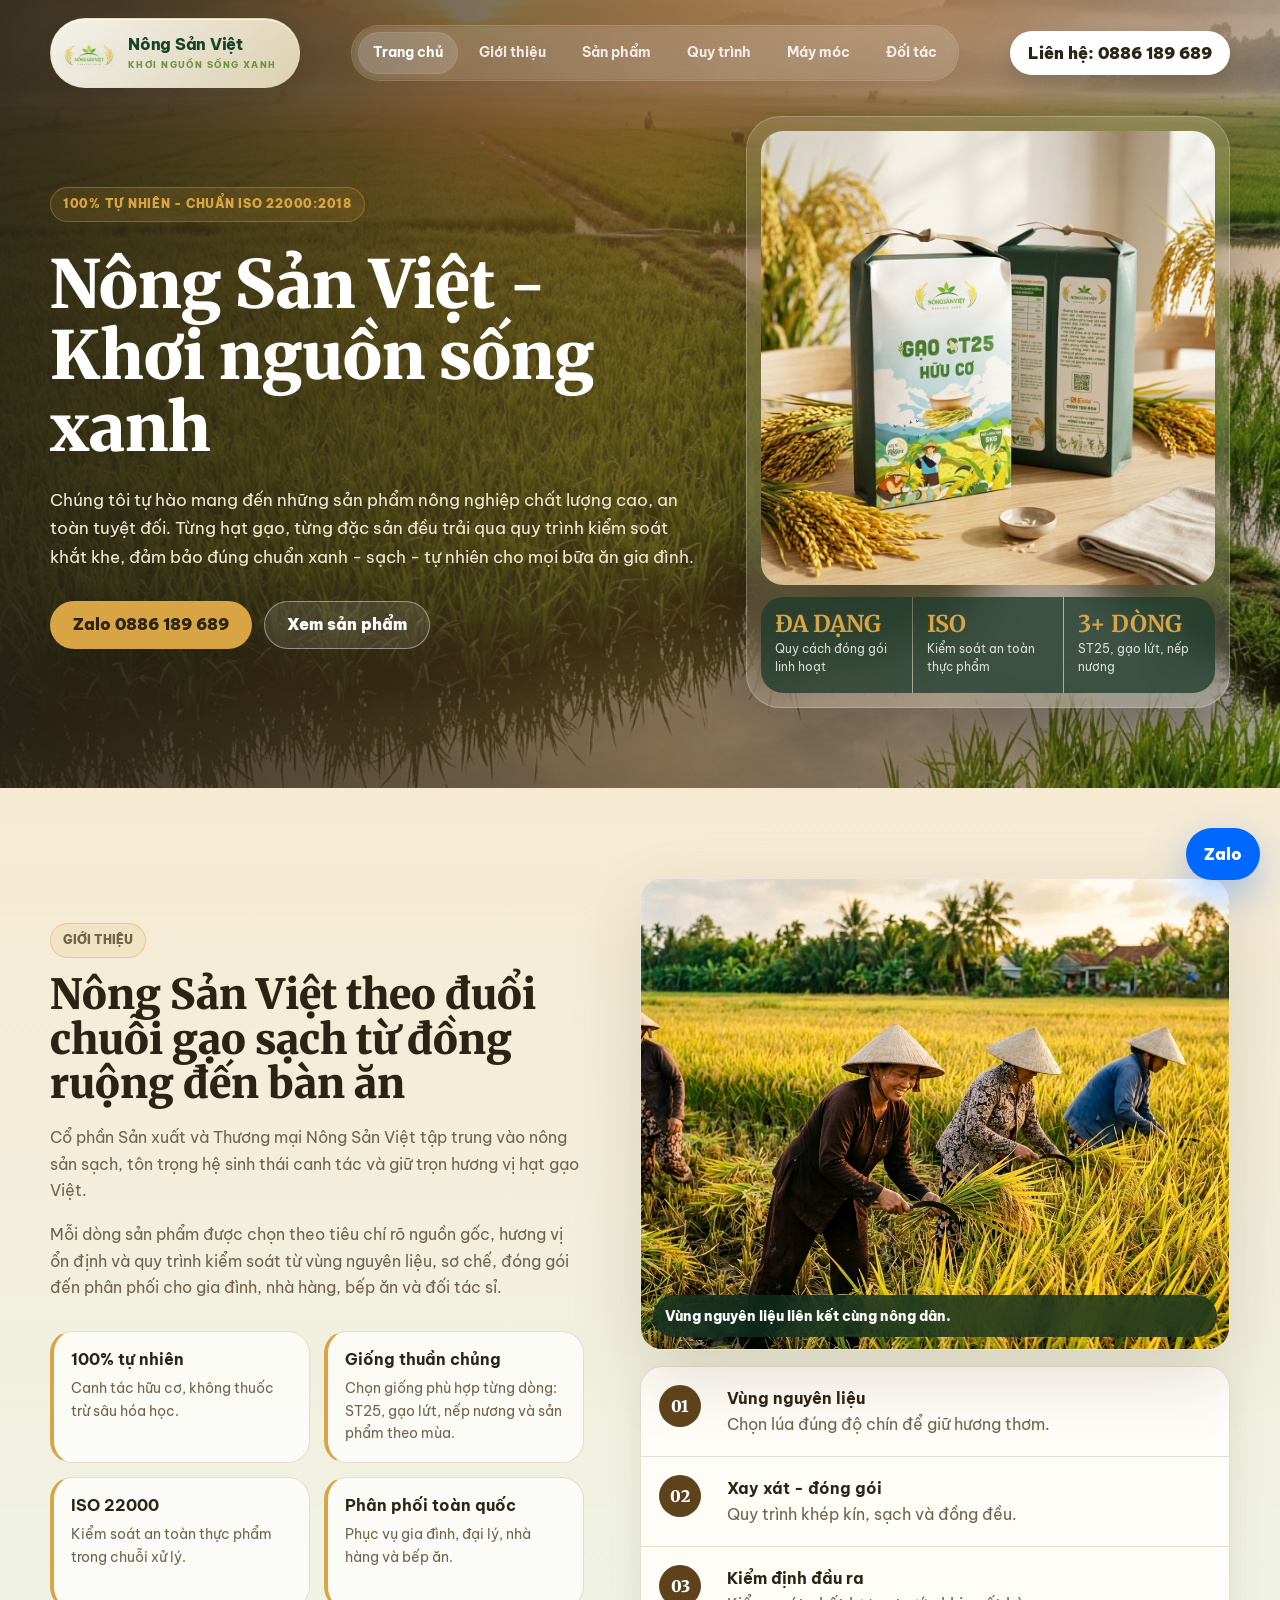
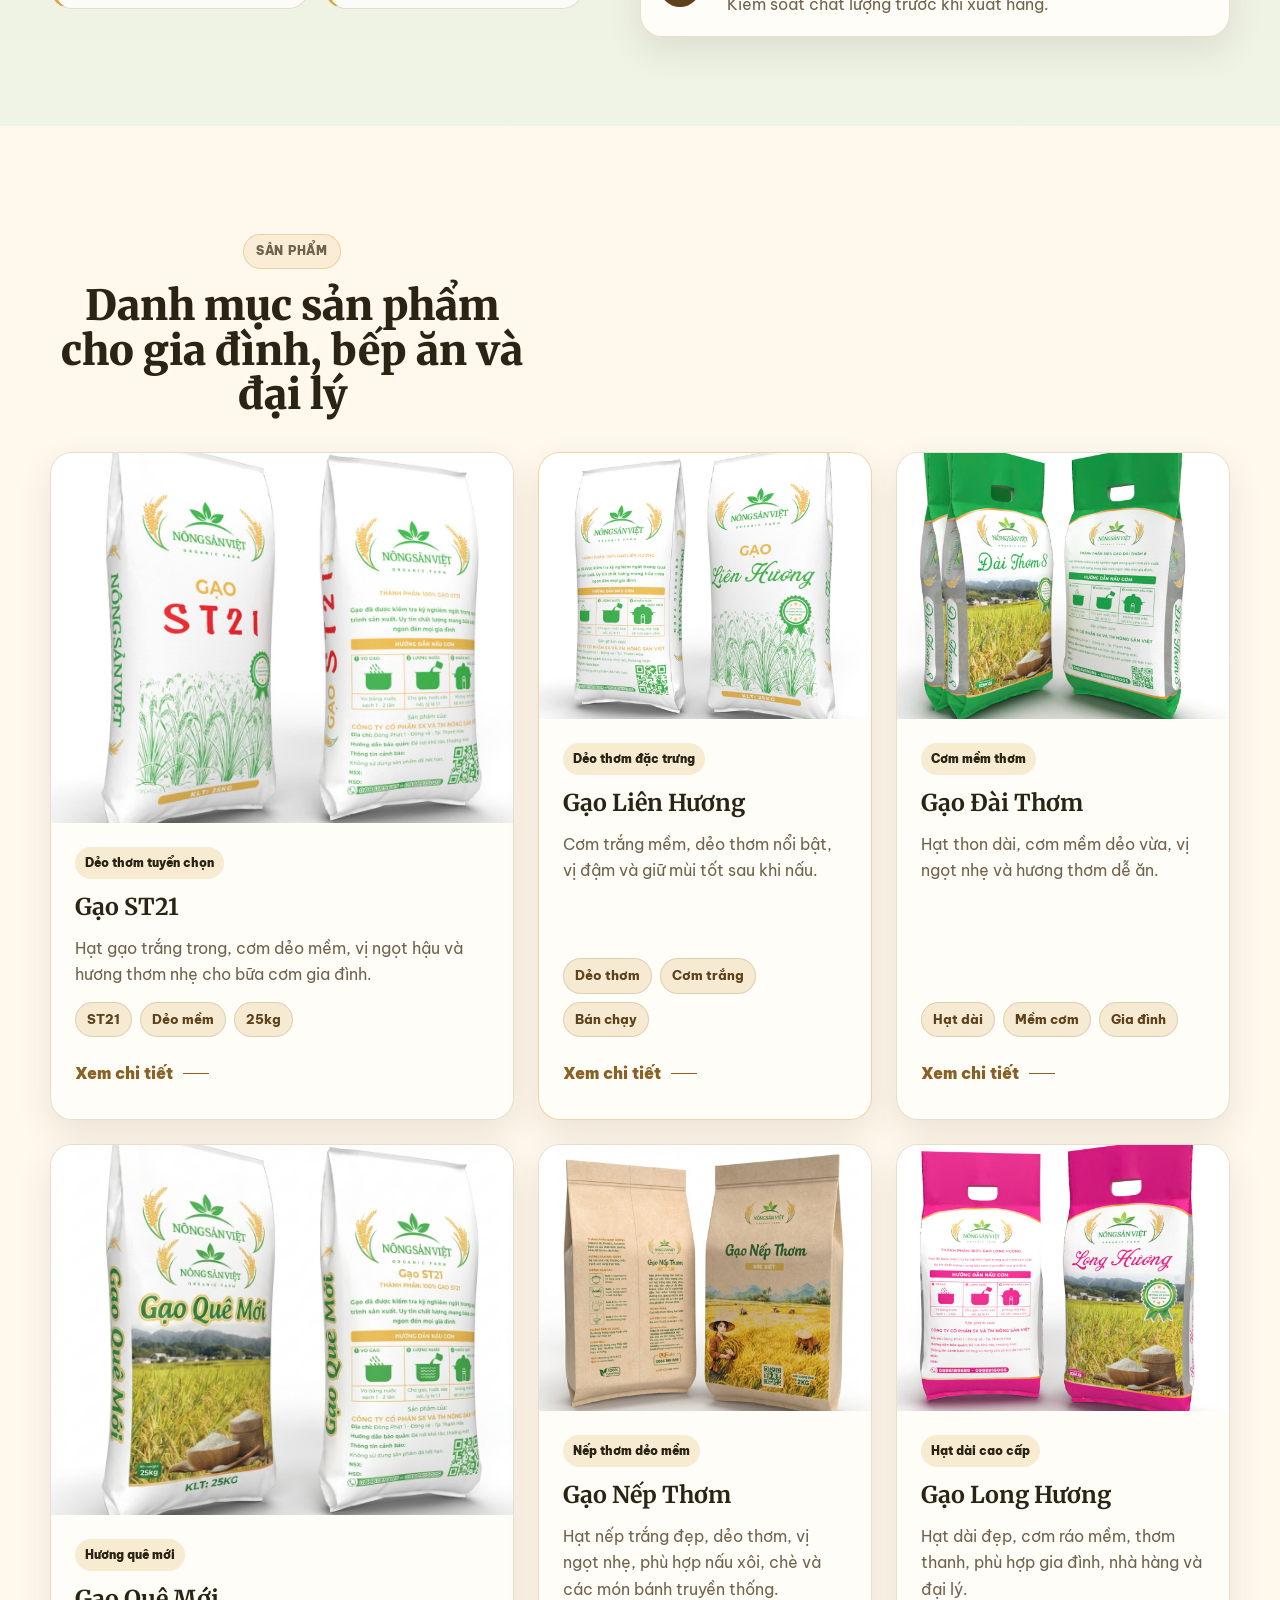
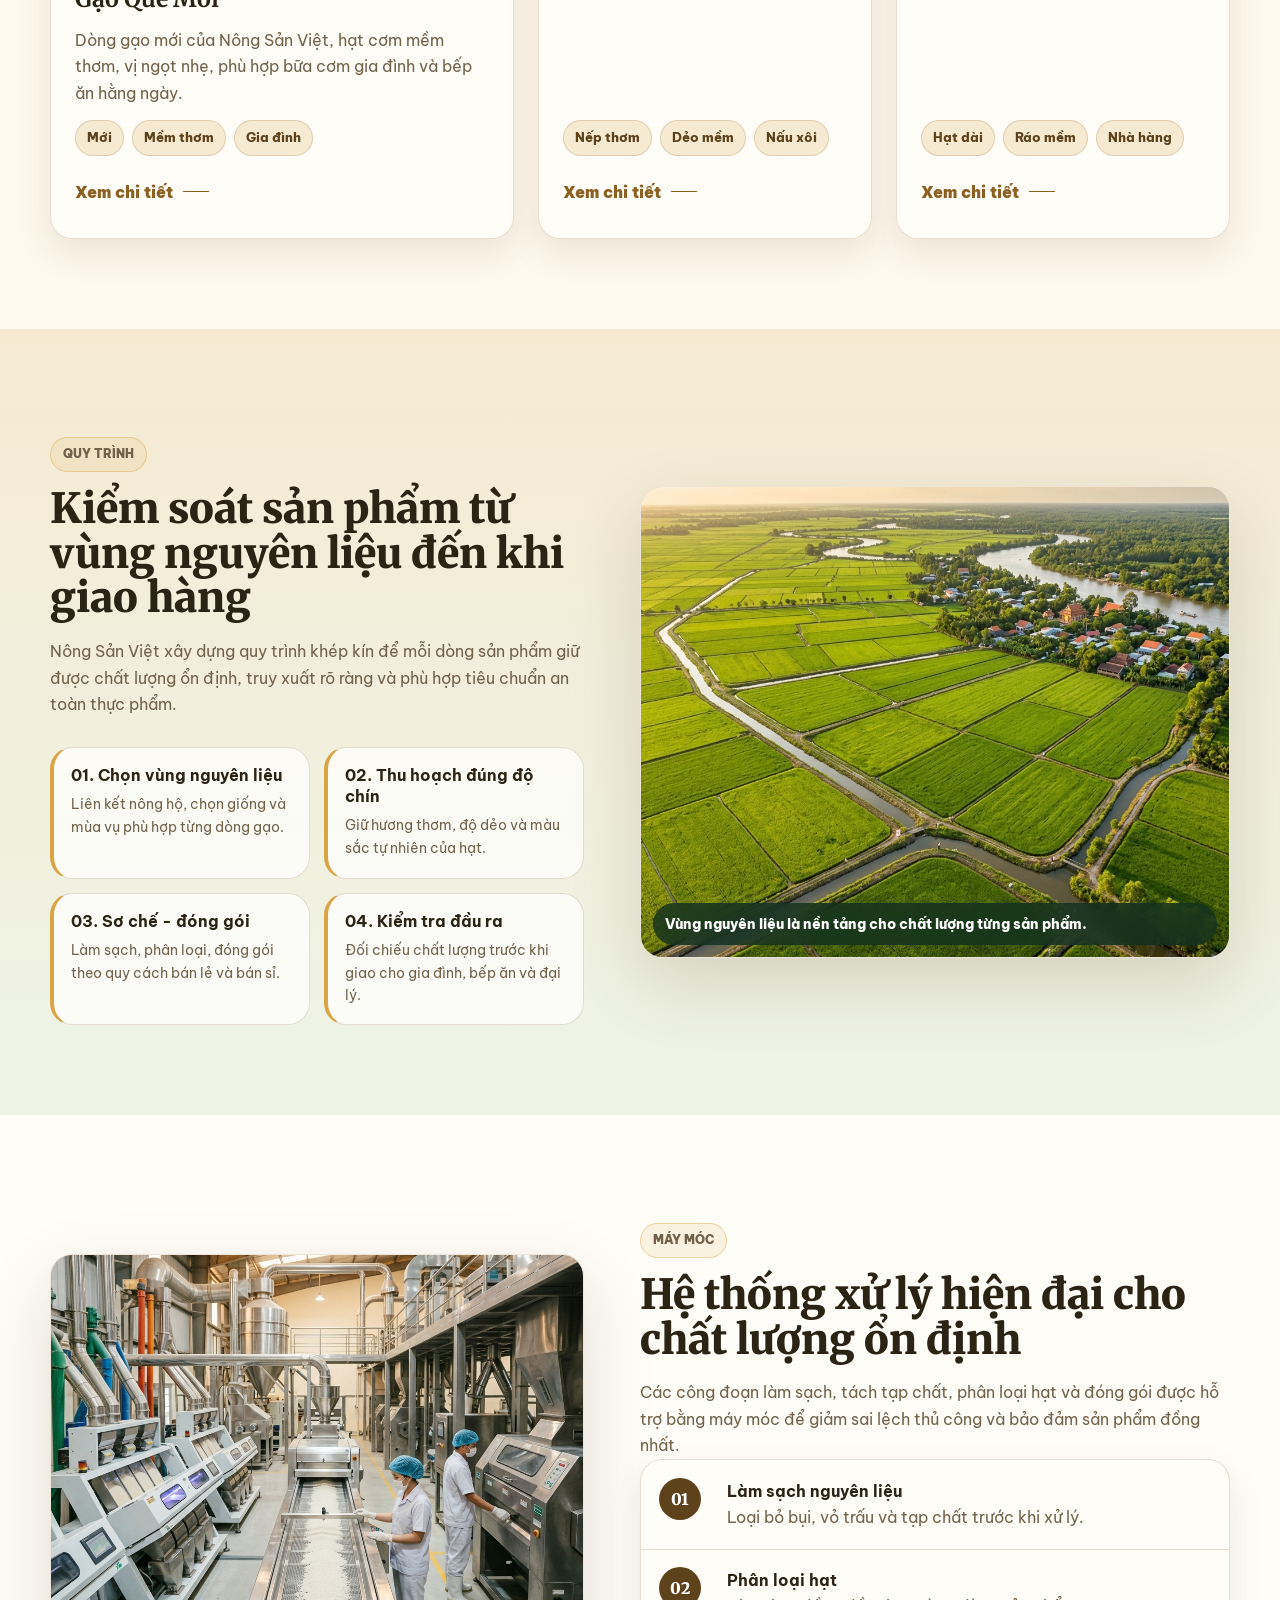
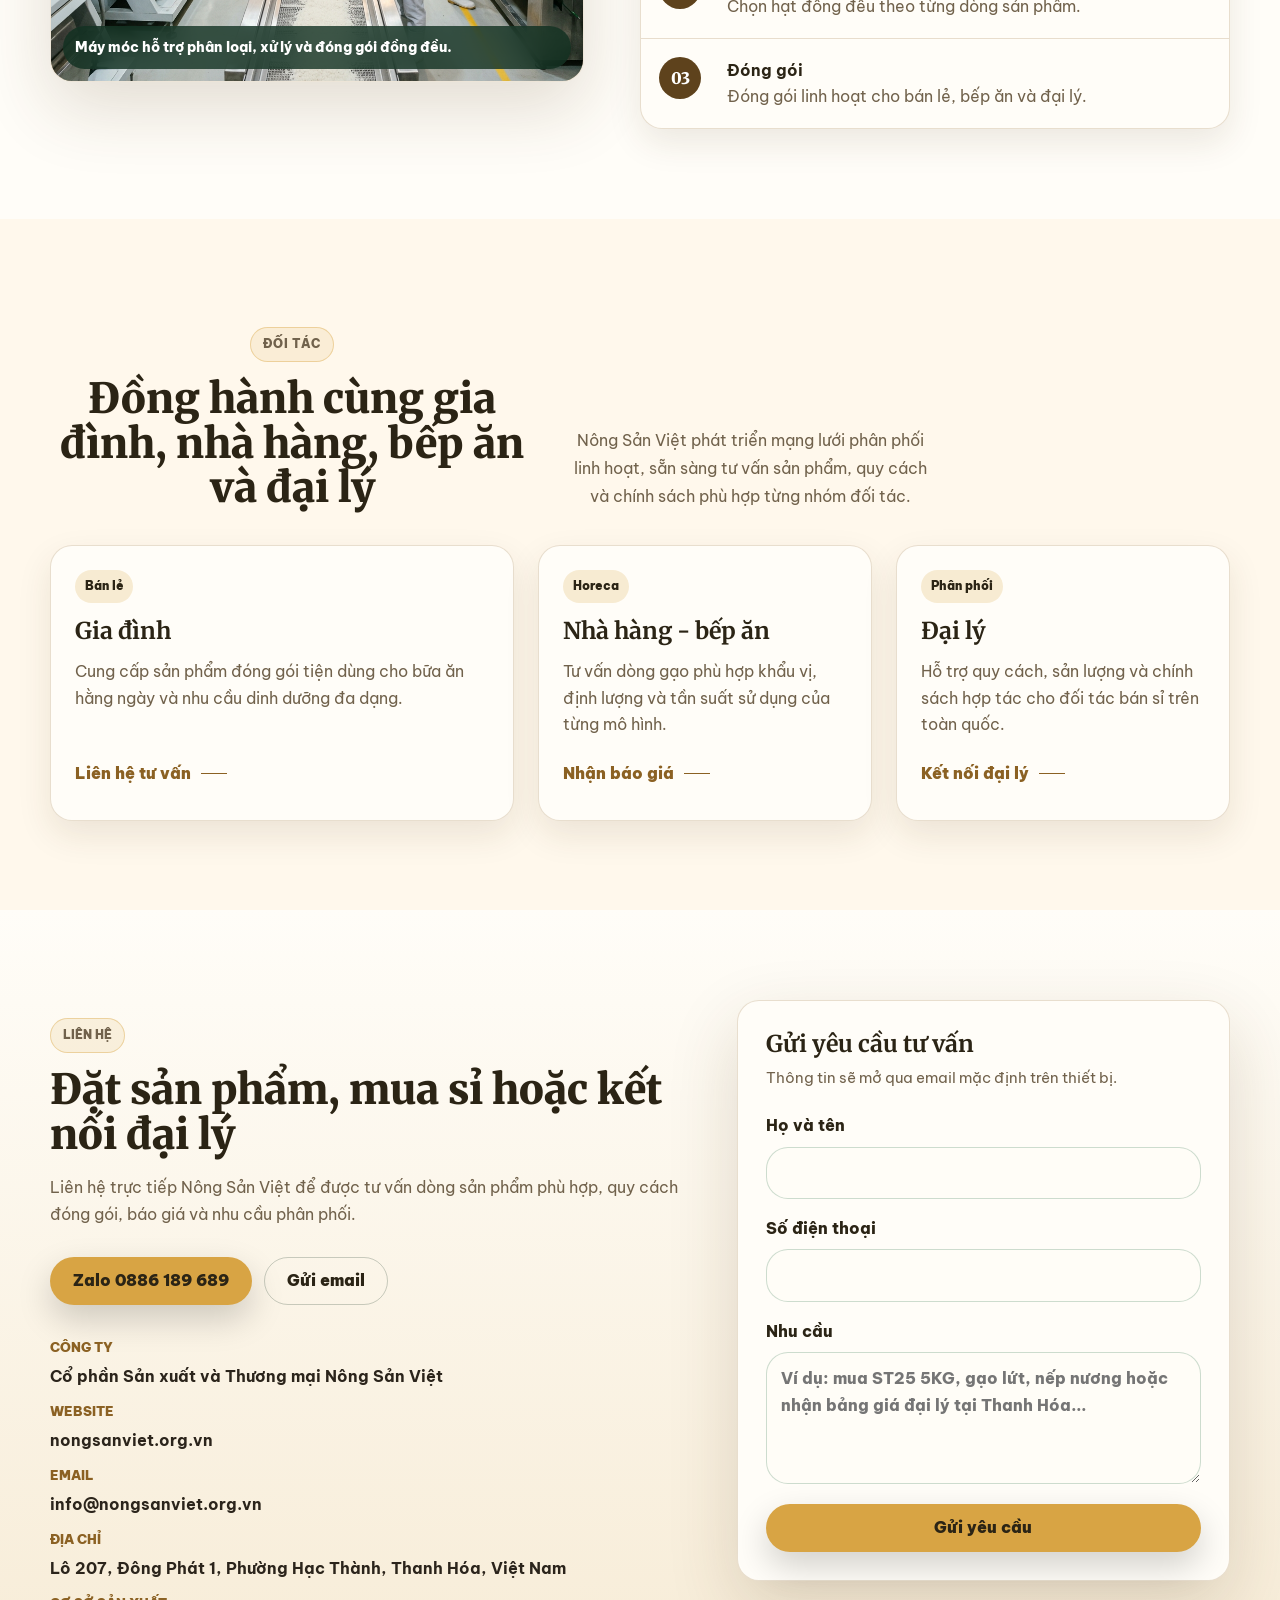
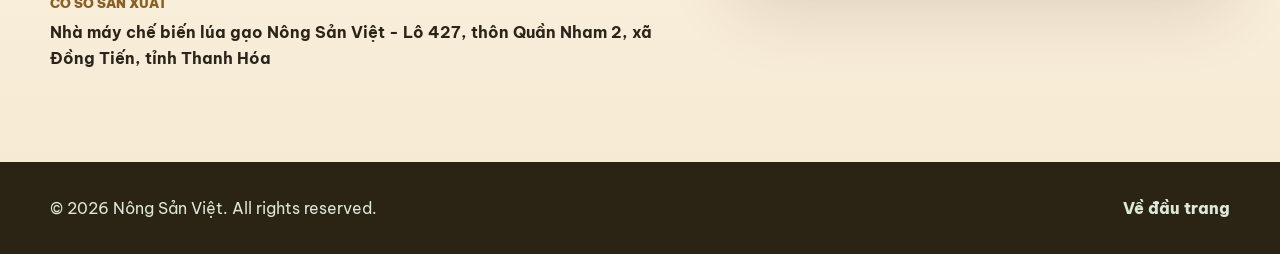
<file: index.html>
<!doctype html>

<html lang="vi">

<head>

  <meta charset="utf-8">

  <meta name="viewport" content="width=device-width, initial-scale=1">

  <title>Nông Sản Việt - Khơi nguồn sống xanh</title>

  <link rel="canonical" href="https://asonlv2002.github.io/nong-san-viet-html/index.html">

  <meta name="description" content="Nông Sản Việt - Khơi nguồn sống xanh, cung cấp các dòng gạo sạch, chất lượng cho gia đình, nhà hàng, bếp ăn và đại lý.">

  <meta property="og:type" content="website">

  <meta property="og:locale" content="vi_VN">

  <meta property="og:site_name" content="Nông Sản Việt">

  <meta property="og:title" content="Nông Sản Việt - Khơi nguồn sống xanh">

  <meta property="og:description" content="Nông Sản Việt - Khơi nguồn sống xanh, cung cấp các dòng gạo sạch, chất lượng cho gia đình, nhà hàng, bếp ăn và đại lý.">

  <meta property="og:url" content="https://asonlv2002.github.io/nong-san-viet-html/index.html">

  <meta property="og:image" content="https://asonlv2002.github.io/nong-san-viet-html/images/st25-premium-rice-packaging.png">

  <meta property="og:image:secure_url" content="https://asonlv2002.github.io/nong-san-viet-html/images/st25-premium-rice-packaging.png">

  <meta property="og:image:type" content="image/png">

  <meta property="og:image:width" content="1024">

  <meta property="og:image:height" content="1024">

  <meta property="og:image:alt" content="Nông Sản Việt - Khơi nguồn sống xanh">

  <meta name="twitter:card" content="summary_large_image">

  <meta name="twitter:title" content="Nông Sản Việt - Khơi nguồn sống xanh">

  <meta name="twitter:description" content="Nông Sản Việt - Khơi nguồn sống xanh, cung cấp các dòng gạo sạch, chất lượng cho gia đình, nhà hàng, bếp ăn và đại lý.">

  <meta name="twitter:image" content="https://asonlv2002.github.io/nong-san-viet-html/images/st25-premium-rice-packaging.png">

  <meta name="theme-color" content="#123c25">

  <link rel="preconnect" href="https://fonts.googleapis.com">

  <link rel="preconnect" href="https://fonts.gstatic.com" crossorigin>

  <link href="https://fonts.googleapis.com/css2?family=Be+Vietnam+Pro:wght@400;500;600;700;800&family=Merriweather:wght@700;900&display=swap" rel="stylesheet">

  <link rel="stylesheet" href="styles.css">

  <script type="application/ld+json">{"@context":"https://schema.org","@type":"Organization","name":"Nông Sản Việt","url":"https://asonlv2002.github.io/nong-san-viet-html/index.html","logo":"https://asonlv2002.github.io/nong-san-viet-html/images/N?NG S?N VI?T - logo.png","image":"https://asonlv2002.github.io/nong-san-viet-html/images/st25-premium-rice-packaging.png","email":"info@nongsanviet.org.vn","telephone":"+84886189689","address":{"@type":"PostalAddress","streetAddress":"Lô 207, Đông Phát 1, Phường Hạc Thành","addressLocality":"Thanh Hóa","addressCountry":"VN"}}</script>

</head>

<body>

  <a class="skip-link" href="index.html">Bỏ qua điều hướng</a>

  <header class="site-header" id="siteHeader">

    <nav class="container nav-shell" aria-label="Điều hướng chính">

      <a class="brand" href="index.html" aria-label="Nông Sản Việt - về trang chủ">

        <img src="images/nong-san-viet-logo.png" alt="Logo Nông Sản Việt">

        <span>

          <strong>Nông Sản Việt</strong>

          <small>Khơi nguồn sống xanh</small>

        </span>

      </a>

      <button class="nav-toggle" id="navToggle" type="button" aria-label="Mở menu" aria-controls="navLinks" aria-expanded="false">
        <svg class="nav-toggle-icon" viewBox="0 0 24 24" aria-hidden="true" focusable="false">
          <path class="icon-menu" d="M4 7h16M4 12h16M4 17h16" />
          <path class="icon-close" d="M6 6l12 12M18 6L6 18" />
        </svg>
      </button>

      <div class="nav-links" id="navLinks">

        <span class="nav-indicator" aria-hidden="true"></span>

        <a class="nav-link active" href="index.html">Trang chủ</a>

        <a class="nav-link" href="gioi-thieu/index.html">Giới thiệu</a>

        <a class="nav-link" href="sanpham/index.html">Sản phẩm</a>

        <a class="nav-link" href="quy-trinh/index.html">Quy trình</a>

        <a class="nav-link" href="may-moc/index.html">Máy móc</a>

        <a class="nav-link" href="doi-tac/index.html">Đối tác</a>

      </div>

      <a class="nav-phone" href="tel:0886189689">Liên hệ: 0886 189 689</a>

    </nav>

  </header>

  <main>

    <section class="hero" id="home" aria-labelledby="home-title">

      <div class="hero-shade" aria-hidden="true"></div>

      <div class="container hero-grid">

        <div class="hero-copy reveal">

          <p class="eyebrow">100% tự nhiên - chuẩn ISO 22000:2018</p>

          <h1 id="home-title">Nông Sản Việt - Khơi nguồn sống xanh</h1>

          <p class="hero-lead">Chúng tôi tự hào mang đến những sản phẩm nông nghiệp chất lượng cao, an toàn tuyệt đối. Từng hạt gạo, từng đặc sản đều trải qua quy trình kiểm soát khắt khe, đảm bảo đúng chuẩn xanh - sạch - tự nhiên cho mọi bữa ăn gia đình.</p>

          <div class="hero-actions" aria-label="Hành động chính">

            <a class="btn btn-primary" href="https://zalo.me/84886189689" target="_blank" rel="noopener">Zalo 0886 189 689</a>

            <a class="btn btn-secondary" href="sanpham/index.html">Xem sản phẩm</a>

          </div>

        </div>

        <aside class="hero-product reveal" aria-label="Danh mục sản phẩm Nông Sản Việt nổi bật">

          <img src="images/st25-premium-rice-packaging.png?v=2" alt="Các sản phẩm gạo sạch Nông Sản Việt trên mâm cơm" width="1024" height="1024">

          <div class="hero-facts">

            <div>

              <strong>ĐA DẠNG</strong>

              <span>Quy cách đóng gói linh hoạt</span>

            </div>

            <div>

              <strong>ISO</strong>

              <span>Kiểm soát an toàn thực phẩm</span>

            </div>

            <div>

              <strong>3+ DÒNG</strong>

              <span>ST25, gạo lứt, nếp nương</span>

            </div>

          </div>

        </aside>

      </div>

    </section>

    <section class="section about-section" id="about" aria-labelledby="about-title">

      <div class="container about-grid">

        <div class="about-copy reveal">

          <p class="eyebrow">Giới thiệu</p>

          <h2 id="about-title">Nông Sản Việt theo đuổi chuỗi gạo sạch từ đồng ruộng đến bàn ăn</h2>

          <p>Cổ phần Sản xuất và Thương mại Nông Sản Việt tập trung vào nông sản sạch, tôn trọng hệ sinh thái canh tác và giữ trọn hương vị hạt gạo Việt.</p>

          <p>Mỗi dòng sản phẩm được chọn theo tiêu chí rõ nguồn gốc, hương vị ổn định và quy trình kiểm soát từ vùng nguyên liệu, sơ chế, đóng gói đến phân phối cho gia đình, nhà hàng, bếp ăn và đối tác sỉ.</p>

          <div class="value-grid" aria-label="Điểm mạnh Nông Sản Việt">

            <div class="value-item">

              <strong>100% tự nhiên</strong>

              <span>Canh tác hữu cơ, không thuốc trừ sâu hóa học.</span>

            </div>

            <div class="value-item">

              <strong>Giống thuần chủng</strong>

              <span>Chọn giống phù hợp từng dòng: ST25, gạo lứt, nếp nương và sản phẩm theo mùa.</span>

            </div>

            <div class="value-item">

              <strong>ISO 22000</strong>

              <span>Kiểm soát an toàn thực phẩm trong chuỗi xử lý.</span>

            </div>

            <div class="value-item">

              <strong>Phân phối toàn quốc</strong>

              <span>Phục vụ gia đình, đại lý, nhà hàng và bếp ăn.</span>

            </div>

          </div>

        </div>

        <div class="about-media reveal">

          <figure class="image-frame">

            <img src="images/organic-rice-farmers-harvest.png" alt="Nông dân thu hoạch lúa trên cánh đồng" loading="lazy" width="1024" height="1024">

            <figcaption>Vùng nguyên liệu liên kết cùng nông dân.</figcaption>

          </figure>

          <div class="process-list" aria-label="Quy trình chính">

            <div>

              <span>01</span>

              <p><strong>Vùng nguyên liệu</strong> Chọn lúa đúng độ chín để giữ hương thơm.</p>

            </div>

            <div>

              <span>02</span>

              <p><strong>Xay xát - đóng gói</strong> Quy trình khép kín, sạch và đồng đều.</p>

            </div>

            <div>

              <span>03</span>

              <p><strong>Kiểm định đầu ra</strong> Kiểm soát chất lượng trước khi xuất hàng.</p>

            </div>

          </div>

        </div>

      </div>

    </section>

    <section class="section product-section" id="products" aria-labelledby="products-title">

      <div class="container">

        <div class="section-heading split-heading reveal">

          <div>

            <p class="eyebrow">Sản phẩm</p>

            <h2 id="products-title">Danh mục sản phẩm cho gia đình, bếp ăn và đại lý</h2>

          </div>

        </div>

        <div class="product-grid">

          <article class="product-card reveal">

            <div class="product-media">

              <img src="images/gao_st21.jpg" alt="Gạo ST21 Nông Sản Việt" loading="lazy" width="1024" height="1024">

            </div>

            <div class="product-body">

              <span class="tag">Dẻo thơm tuyển chọn</span>

              <h3>Gạo ST21</h3>

              <p>Hạt gạo trắng trong, cơm dẻo mềm, vị ngọt hậu và hương thơm nhẹ cho bữa cơm gia đình.</p>

              <div class="chip-row"><span>ST21</span><span>Dẻo mềm</span><span>25kg</span></div>

              <a class="text-link" href="sanpham/gao-st21/index.html">Xem chi tiết</a>

            </div>

          </article>

          <article class="product-card product-card-primary reveal">

            <div class="product-media">

              <img src="images/gao_lien_huong.jpg" alt="Gạo Liên Hương Nông Sản Việt" loading="lazy" width="1024" height="1024">

            </div>

            <div class="product-body">

              <span class="tag">Dẻo thơm đặc trưng</span>

              <h3>Gạo Liên Hương</h3>

              <p>Cơm trắng mềm, dẻo thơm nổi bật, vị đậm và giữ mùi tốt sau khi nấu.</p>

              <div class="chip-row"><span>Dẻo thơm</span><span>Cơm trắng</span><span>Bán chạy</span></div>

              <a class="text-link" href="sanpham/gao-lien-huong/index.html">Xem chi tiết</a>

            </div>

          </article>

          <article class="product-card reveal">

            <div class="product-media">

              <img src="images/gao_dai_thom.jpg" alt="Gạo Đài Thơm Nông Sản Việt" loading="lazy" width="1024" height="1024">

            </div>

            <div class="product-body">

              <span class="tag">Cơm mềm thơm</span>

              <h3>Gạo Đài Thơm</h3>

              <p>Hạt thon dài, cơm mềm dẻo vừa, vị ngọt nhẹ và hương thơm dễ ăn.</p>

              <div class="chip-row"><span>Hạt dài</span><span>Mềm cơm</span><span>Gia đình</span></div>

              <a class="text-link" href="sanpham/gao-dai-thom/index.html">Xem chi tiết</a>

            </div>

          </article>



          <article class="product-card reveal">

            <div class="product-media">

              <img src="images/gao_que_moi.png" alt="Gạo Quê Mới Nông Sản Việt" loading="lazy" width="1024" height="1024">

            </div>

            <div class="product-body">

              <span class="tag">Hương quê mới</span>

              <h3>Gạo Quê Mới</h3>

              <p>Dòng gạo mới của Nông Sản Việt, hạt cơm mềm thơm, vị ngọt nhẹ, phù hợp bữa cơm gia đình và bếp ăn hằng ngày.</p>

              <div class="chip-row"><span>Mới</span><span>Mềm thơm</span><span>Gia đình</span></div>

              <a class="text-link" href="sanpham/gao-que-moi/index.html">Xem chi tiết</a>

            </div>

          </article>


          <article class="product-card reveal">

            <div class="product-media">

              <img src="images/gao_nep_thom.png" alt="Gạo Nếp Thơm Nông Sản Việt" loading="lazy" width="1024" height="1024">

            </div>

            <div class="product-body">

              <span class="tag">Nếp thơm dẻo mềm</span>

              <h3>Gạo Nếp Thơm</h3>

              <p>Hạt nếp trắng đẹp, dẻo thơm, vị ngọt nhẹ, phù hợp nấu xôi, chè và các món bánh truyền thống.</p>

              <div class="chip-row"><span>Nếp thơm</span><span>Dẻo mềm</span><span>Nấu xôi</span></div>

              <a class="text-link" href="sanpham/gao-nep-thom/index.html">Xem chi tiết</a>

            </div>

          </article>

          <article class="product-card reveal">

            <div class="product-media">

              <img src="images/gao_long_huong.jpg" alt="Gạo Long Hương Nông Sản Việt" loading="lazy" width="1024" height="1024">

            </div>

            <div class="product-body">

              <span class="tag">Hạt dài cao cấp</span>

              <h3>Gạo Long Hương</h3>

              <p>Hạt dài đẹp, cơm ráo mềm, thơm thanh, phù hợp gia đình, nhà hàng và đại lý.</p>

              <div class="chip-row"><span>Hạt dài</span><span>Ráo mềm</span><span>Nhà hàng</span></div>

              <a class="text-link" href="sanpham/gao-long-huong/index.html">Xem chi tiết</a>

            </div>

          </article>        </div>

      </div>

    </section>

    <section class="section process-section" id="process" aria-labelledby="process-title">

      <div class="container about-grid">

        <div class="about-copy reveal">

          <p class="eyebrow">Quy trình</p>

          <h2 id="process-title">Kiểm soát sản phẩm từ vùng nguyên liệu đến khi giao hàng</h2>

          <p>Nông Sản Việt xây dựng quy trình khép kín để mỗi dòng sản phẩm giữ được chất lượng ổn định, truy xuất rõ ràng và phù hợp tiêu chuẩn an toàn thực phẩm.</p>

          <div class="value-grid" aria-label="Các bước quy trình">

            <div class="value-item"><strong>01. Chọn vùng nguyên liệu</strong><span>Liên kết nông hộ, chọn giống và mùa vụ phù hợp từng dòng gạo.</span></div>

            <div class="value-item"><strong>02. Thu hoạch đúng độ chín</strong><span>Giữ hương thơm, độ dẻo và màu sắc tự nhiên của hạt.</span></div>

            <div class="value-item"><strong>03. Sơ chế - đóng gói</strong><span>Làm sạch, phân loại, đóng gói theo quy cách bán lẻ và bán sỉ.</span></div>

            <div class="value-item"><strong>04. Kiểm tra đầu ra</strong><span>Đối chiếu chất lượng trước khi giao cho gia đình, bếp ăn và đại lý.</span></div>

          </div>

        </div>

        <div class="about-media reveal">

          <figure class="image-frame">

            <img src="images/organic-rice-material-zone.png" alt="Vùng nguyên liệu lúa sạch của Nông Sản Việt" loading="lazy" width="1024" height="1024">

            <figcaption>Vùng nguyên liệu là nền tảng cho chất lượng từng sản phẩm.</figcaption>

          </figure>

        </div>

      </div>

    </section>

    <section class="section machinery-section" id="machinery" aria-labelledby="machinery-title">

      <div class="container about-grid">

        <div class="about-media reveal">

          <figure class="image-frame">

            <img src="images/modern-rice-processing-factory.png" alt="Nhà máy xử lý và đóng gói gạo hiện đại" loading="lazy" width="1024" height="1024">

            <figcaption>Máy móc hỗ trợ phân loại, xử lý và đóng gói đồng đều.</figcaption>

          </figure>

        </div>

        <div class="about-copy reveal">

          <p class="eyebrow">Máy móc</p>

          <h2 id="machinery-title">Hệ thống xử lý hiện đại cho chất lượng ổn định</h2>

          <p>Các công đoạn làm sạch, tách tạp chất, phân loại hạt và đóng gói được hỗ trợ bằng máy móc để giảm sai lệch thủ công và bảo đảm sản phẩm đồng nhất.</p>

          <div class="process-list" aria-label="Hạng mục máy móc">

            <div><span>01</span><p><strong>Làm sạch nguyên liệu</strong> Loại bỏ bụi, vỏ trấu và tạp chất trước khi xử lý.</p></div>

            <div><span>02</span><p><strong>Phân loại hạt</strong> Chọn hạt đồng đều theo từng dòng sản phẩm.</p></div>

            <div><span>03</span><p><strong>Đóng gói</strong> Đóng gói linh hoạt cho bán lẻ, bếp ăn và đại lý.</p></div>

          </div>

        </div>

      </div>

    </section>

    <section class="section partners-section" id="partners" aria-labelledby="partners-title">

      <div class="container">

        <div class="section-heading split-heading reveal">

          <div>

            <p class="eyebrow">Đối tác</p>

            <h2 id="partners-title">Đồng hành cùng gia đình, nhà hàng, bếp ăn và đại lý</h2>

          </div>

          <p>Nông Sản Việt phát triển mạng lưới phân phối linh hoạt, sẵn sàng tư vấn sản phẩm, quy cách và chính sách phù hợp từng nhóm đối tác.</p>

        </div>

        <div class="product-grid partner-grid">

          <article class="product-card reveal"><div class="product-body"><span class="tag">Bán lẻ</span><h3>Gia đình</h3><p>Cung cấp sản phẩm đóng gói tiện dùng cho bữa ăn hằng ngày và nhu cầu dinh dưỡng đa dạng.</p><a class="text-link" href="#contact">Liên hệ tư vấn</a></div></article>

          <article class="product-card reveal"><div class="product-body"><span class="tag">Horeca</span><h3>Nhà hàng - bếp ăn</h3><p>Tư vấn dòng gạo phù hợp khẩu vị, định lượng và tần suất sử dụng của từng mô hình.</p><a class="text-link" href="#contact">Nhận báo giá</a></div></article>

          <article class="product-card reveal"><div class="product-body"><span class="tag">Phân phối</span><h3>Đại lý</h3><p>Hỗ trợ quy cách, sản lượng và chính sách hợp tác cho đối tác bán sỉ trên toàn quốc.</p><a class="text-link" href="#contact">Kết nối đại lý</a></div></article>

        </div>

      </div>

    </section>

    <section class="section contact-section" id="contact" aria-labelledby="contact-title">

      <div class="container contact-grid">

        <div class="contact-copy reveal">

          <p class="eyebrow">Liên hệ</p>

          <h2 id="contact-title">Đặt sản phẩm, mua sỉ hoặc kết nối đại lý</h2>

          <p>Liên hệ trực tiếp Nông Sản Việt để được tư vấn dòng sản phẩm phù hợp, quy cách đóng gói, báo giá và nhu cầu phân phối.</p>

          <div class="contact-actions">

            <a class="btn btn-primary" href="https://zalo.me/84886189689" target="_blank" rel="noopener">Zalo 0886 189 689</a>

            <a class="btn btn-outline-dark" href="mailto:info@nongsanviet.org.vn">Gửi email</a>

          </div>

          <dl class="contact-list">

            <div>

              <dt>Công ty</dt>

              <dd>Cổ phần Sản xuất và Thương mại Nông Sản Việt</dd>

            </div>

            <div>

              <dt>Website</dt>

              <dd><a href="https://nongsanviet.org.vn" target="_blank" rel="noopener">nongsanviet.org.vn</a></dd>

            </div>

            <div>

              <dt>Email</dt>

              <dd><a href="mailto:info@nongsanviet.org.vn">info@nongsanviet.org.vn</a></dd>

            </div>

            <div>

              <dt>Địa chỉ</dt>

              <dd>Lô 207, Đông Phát 1, Phường Hạc Thành, Thanh Hóa, Việt Nam</dd>

            </div>

            <div>

              <dt>Cơ sở sản xuất</dt>

              <dd>Nhà máy chế biến lúa gạo Nông Sản Việt - Lô 427, thôn Quần Nham 2, xã Đồng Tiến, tỉnh Thanh Hóa</dd>

            </div>

          </dl>

        </div>

        <form class="contact-form reveal" action="mailto:info@nongsanviet.org.vn" method="post" enctype="text/plain">

          <div class="form-heading">

            <h3>Gửi yêu cầu tư vấn</h3>

            <p>Thông tin sẽ mở qua email mặc định trên thiết bị.</p>

          </div>

          <label>

            Họ và tên

            <input type="text" name="name" autocomplete="name" required>

          </label>

          <label>

            Số điện thoại

            <input type="tel" name="phone" autocomplete="tel" required>

          </label>

          <label>

            Nhu cầu

            <textarea name="message" rows="4" placeholder="Ví dụ: mua ST25 5KG, gạo lứt, nếp nương hoặc nhận bảng giá đại lý tại Thanh Hóa..." required></textarea>

          </label>

          <button class="btn btn-primary" type="submit">Gửi yêu cầu</button>

        </form>

      </div>

    </section>

  </main>

  <footer class="site-footer">

    <div class="container footer-row">

      <p>© 2026 Nông Sản Việt. All rights reserved.</p>

      <a href="index.html">Về đầu trang</a>

    </div>

  </footer>

  <a class="floating-contact" href="https://zalo.me/84886189689" target="_blank" rel="noopener" aria-label="Mo Zalo Nong San Viet qua so 0886 189 689">Zalo</a>

  <script src="script.js"></script>

</body>

</html>
</file>
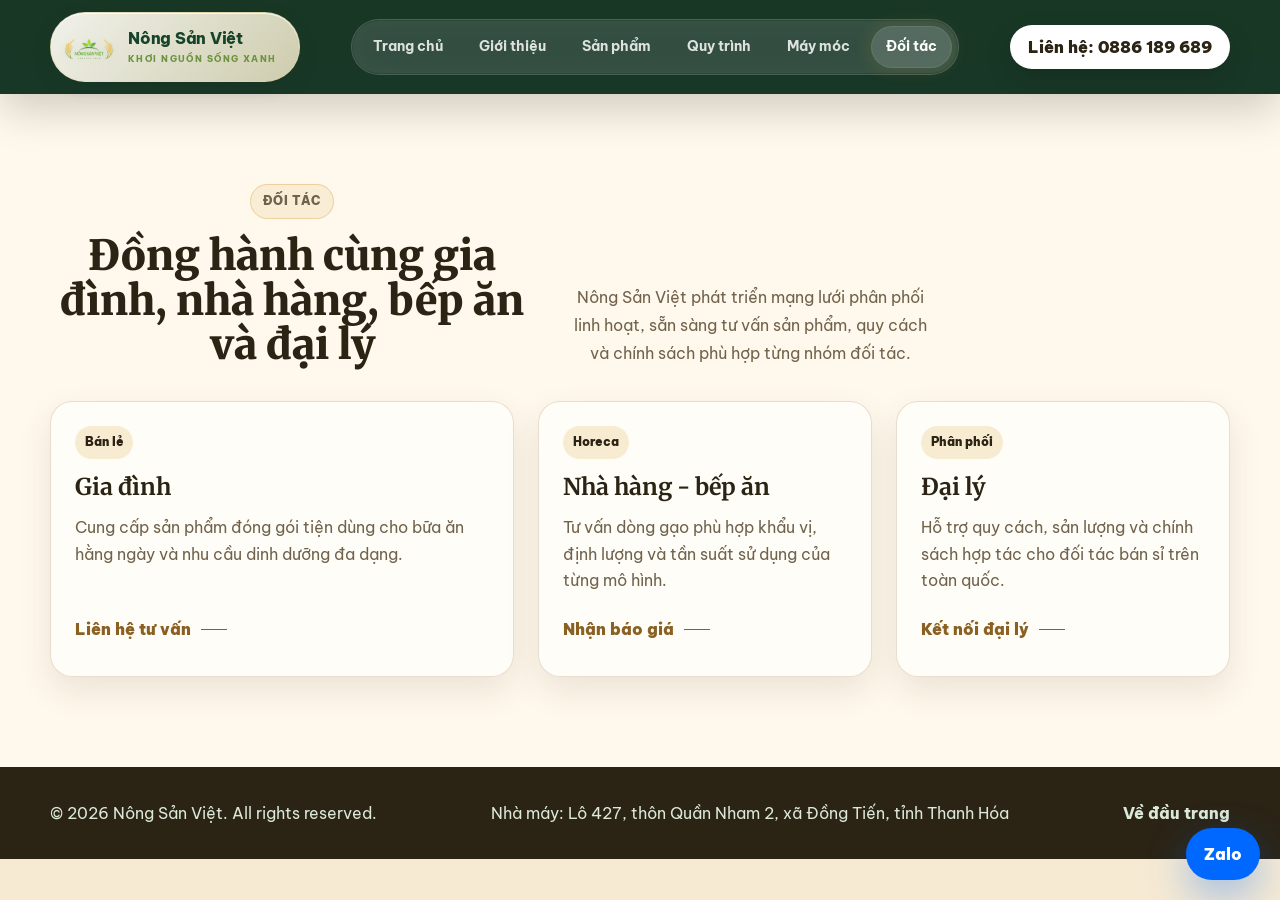
<file: doi-tac/index.html>
<!doctype html>

<html lang="vi">

<head>

  <meta charset="utf-8">

  <meta name="viewport" content="width=device-width, initial-scale=1">

  <title>Nông Sản Việt - Đối tác</title>

  <meta name="description" content="Thông tin hợp tác cùng Nông Sản Việt cho đại lý, nhà hàng và bếp ăn.">

  <meta name="theme-color" content="#123c25">

  <link rel="preconnect" href="https://fonts.googleapis.com">

  <link rel="preconnect" href="https://fonts.gstatic.com" crossorigin>

  <link href="https://fonts.googleapis.com/css2?family=Be+Vietnam+Pro:wght@400;500;600;700;800&family=Merriweather:wght@700;900&display=swap" rel="stylesheet">

  <link rel="stylesheet" href="../styles.css">

  <link rel="canonical" href="https://asonlv2002.github.io/nong-san-viet-html/doi-tac/">

  <meta property="og:type" content="website">

  <meta property="og:locale" content="vi_VN">

  <meta property="og:site_name" content="Nông Sản Việt">

  <meta property="og:title" content="Nông Sản Việt - Đối tác">

  <meta property="og:description" content="Thông tin hợp tác cùng Nông Sản Việt cho đại lý, nhà hàng và bếp ăn.">

  <meta property="og:url" content="https://asonlv2002.github.io/nong-san-viet-html/doi-tac/">

  <meta property="og:image" content="https://asonlv2002.github.io/nong-san-viet-html/images/restaurant-premium-rice-service.png">

  <meta property="og:image:secure_url" content="https://asonlv2002.github.io/nong-san-viet-html/images/restaurant-premium-rice-service.png">

  <meta property="og:image:type" content="image/png">

  <meta property="og:image:width" content="1200">

  <meta property="og:image:height" content="630">

  <meta property="og:image:alt" content="Đối tác nhà hàng và đại lý Nông Sản Việt">

  <meta name="twitter:card" content="summary_large_image">

  <meta name="twitter:title" content="Nông Sản Việt - Đối tác">

  <meta name="twitter:description" content="Thông tin hợp tác cùng Nông Sản Việt cho đại lý, nhà hàng và bếp ăn.">

  <meta name="twitter:image" content="https://asonlv2002.github.io/nong-san-viet-html/images/restaurant-premium-rice-service.png">

</head>

<body>

  <a class="skip-link" href="#main">Bỏ qua điều hướng</a>

  <header class="site-header" id="siteHeader">

    <nav class="container nav-shell" aria-label="Điều hướng chính">

      <a class="brand" href="../index.html" aria-label="Nông Sản Việt - về trang chủ">

        <img src="../images/nong-san-viet-logo.png" alt="Logo Nông Sản Việt">

        <span>

          <strong>Nông Sản Việt</strong>

          <small>Khơi nguồn sống xanh</small>

        </span>

      </a>

      <button class="nav-toggle" id="navToggle" type="button" aria-label="Mở menu" aria-controls="navLinks" aria-expanded="false">
        <svg class="nav-toggle-icon" viewBox="0 0 24 24" aria-hidden="true" focusable="false">
          <path class="icon-menu" d="M4 7h16M4 12h16M4 17h16" />
          <path class="icon-close" d="M6 6l12 12M18 6L6 18" />
        </svg>
      </button>

      <div class="nav-links" id="navLinks">

        <span class="nav-indicator" aria-hidden="true"></span>

        <a class="nav-link" href="../index.html">Trang chủ</a>

        <a class="nav-link" href="../gioi-thieu/index.html">Giới thiệu</a>

        <a class="nav-link" href="../sanpham/index.html">Sản phẩm</a>

        <a class="nav-link" href="../quy-trinh/index.html">Quy trình</a>

        <a class="nav-link" href="../may-moc/index.html">Máy móc</a>

        <a class="nav-link active" href="../doi-tac/index.html" aria-current="page">Đối tác</a>

      </div>

      <a class="nav-phone" href="tel:0886189689">Liên hệ: 0886 189 689</a>

    </nav>

  </header>

  <main class="route-main">

    <section class="section partners-section" id="main" aria-labelledby="partners-title">

      <div class="container">

        <div class="section-heading split-heading reveal">

          <div>

            <p class="eyebrow">Đối tác</p>

            <h2 id="partners-title">Đồng hành cùng gia đình, nhà hàng, bếp ăn và đại lý</h2>

          </div>

          <p>Nông Sản Việt phát triển mạng lưới phân phối linh hoạt, sẵn sàng tư vấn sản phẩm, quy cách và chính sách phù hợp từng nhóm đối tác.</p>

        </div>

        <div class="product-grid partner-grid">

          <article class="product-card reveal"><div class="product-body"><span class="tag">Bán lẻ</span><h3>Gia đình</h3><p>Cung cấp sản phẩm đóng gói tiện dùng cho bữa ăn hằng ngày và nhu cầu dinh dưỡng đa dạng.</p><a class="text-link" href="#contact">Liên hệ tư vấn</a></div></article>

          <article class="product-card reveal"><div class="product-body"><span class="tag">Horeca</span><h3>Nhà hàng - bếp ăn</h3><p>Tư vấn dòng gạo phù hợp khẩu vị, định lượng và tần suất sử dụng của từng mô hình.</p><a class="text-link" href="#contact">Nhận báo giá</a></div></article>

          <article class="product-card reveal"><div class="product-body"><span class="tag">Phân phối</span><h3>Đại lý</h3><p>Hỗ trợ quy cách, sản lượng và chính sách hợp tác cho đối tác bán sỉ trên toàn quốc.</p><a class="text-link" href="#contact">Kết nối đại lý</a></div></article>

        </div>

      </div>

    </section>

  </main>

  <footer class="site-footer">

    <div class="container footer-row">

      <p>© 2026 Nông Sản Việt. All rights reserved.</p>

      <p>Nhà máy: Lô 427, thôn Quần Nham 2, xã Đồng Tiến, tỉnh Thanh Hóa</p>

      <a href="../index.html">Về đầu trang</a>

    </div>

  </footer>

  <a class="floating-contact" href="https://zalo.me/84886189689" target="_blank" rel="noopener" aria-label="Mo Zalo Nong San Viet qua so 0886 189 689">Zalo</a>

  <script src="../script.js"></script>

</body>

</html>
</file>
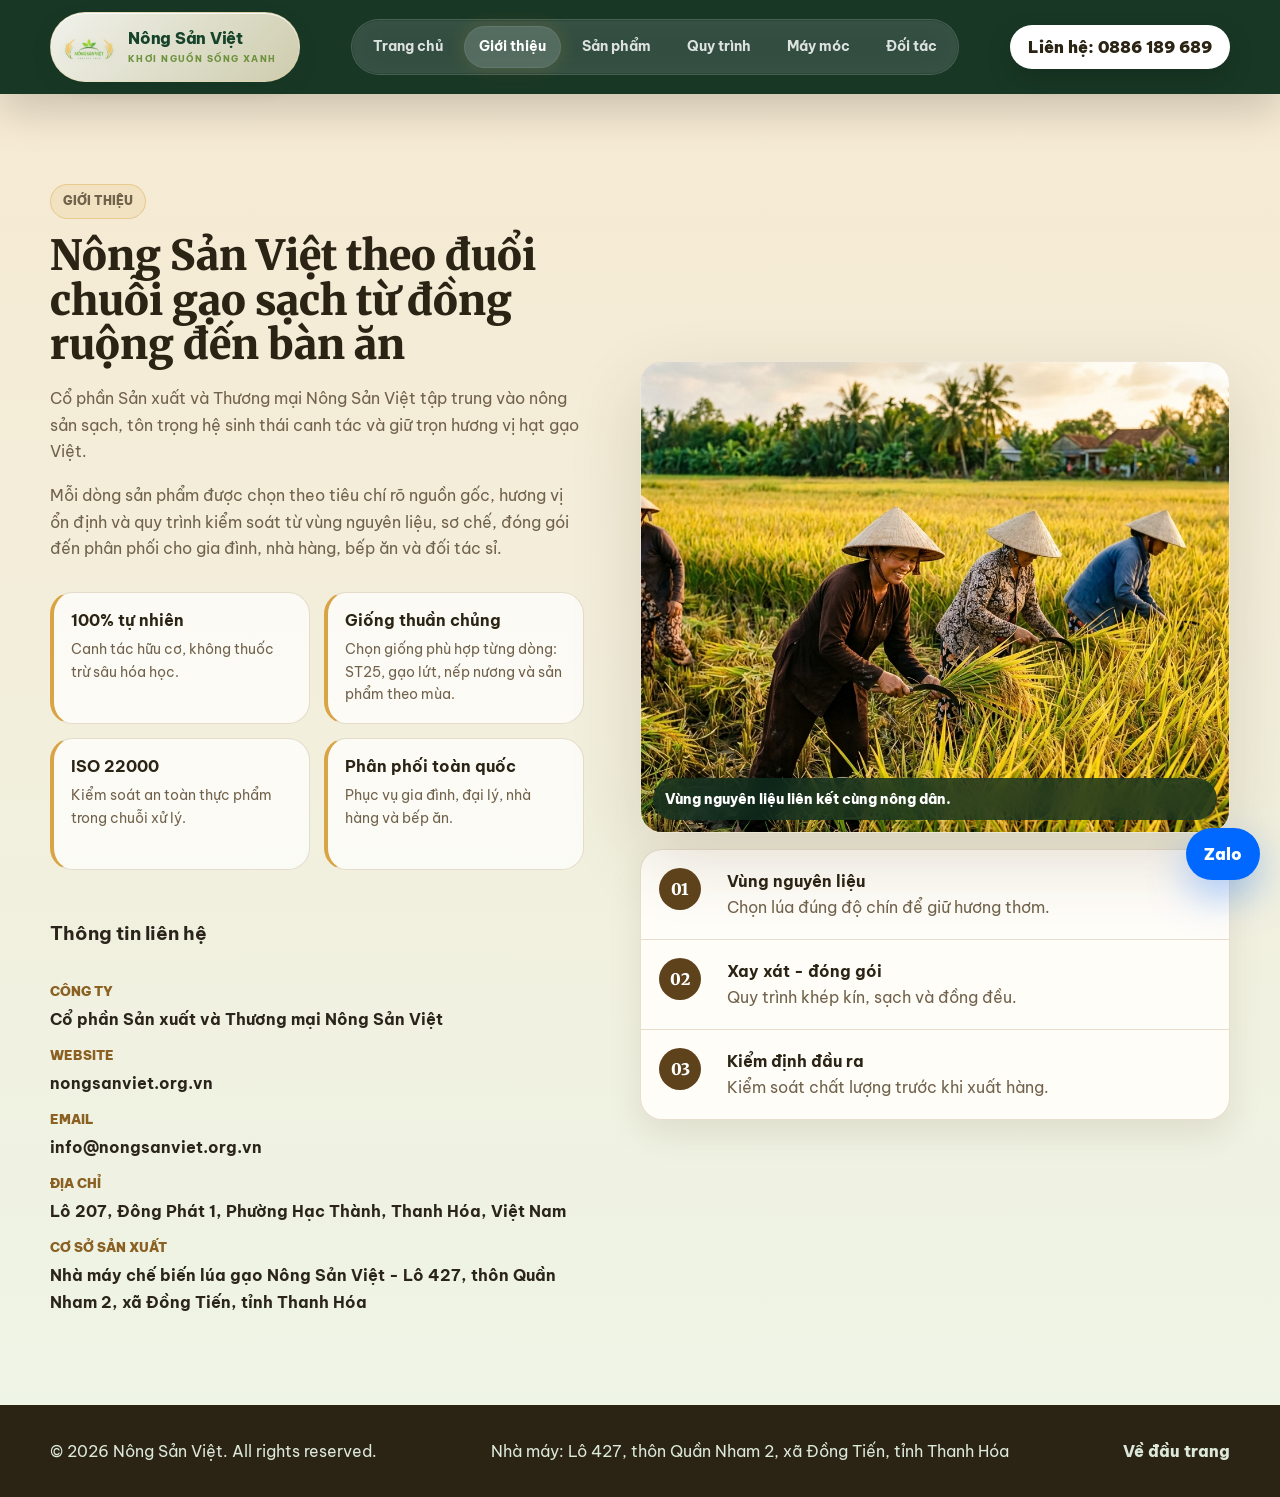
<file: gioi-thieu/index.html>
<!doctype html>

<html lang="vi">

<head>

  <meta charset="utf-8">

  <meta name="viewport" content="width=device-width, initial-scale=1">

  <title>Nông Sản Việt - Giới thiệu</title>

  <meta name="description" content="Tìm hiểu Nông Sản Việt và chuỗi gạo sạch từ đồng ruộng đến bàn ăn.">

  <meta name="theme-color" content="#123c25">

  <link rel="preconnect" href="https://fonts.googleapis.com">

  <link rel="preconnect" href="https://fonts.gstatic.com" crossorigin>

  <link href="https://fonts.googleapis.com/css2?family=Be+Vietnam+Pro:wght@400;500;600;700;800&family=Merriweather:wght@700;900&display=swap" rel="stylesheet">

  <link rel="stylesheet" href="../styles.css">

  <link rel="canonical" href="https://asonlv2002.github.io/nong-san-viet-html/gioi-thieu/">

  <meta property="og:type" content="website">

  <meta property="og:locale" content="vi_VN">

  <meta property="og:site_name" content="Nông Sản Việt">

  <meta property="og:title" content="Nông Sản Việt - Giới thiệu">

  <meta property="og:description" content="Tìm hiểu Nông Sản Việt và chuỗi gạo sạch từ đồng ruộng đến bàn ăn.">

  <meta property="og:url" content="https://asonlv2002.github.io/nong-san-viet-html/gioi-thieu/">

  <meta property="og:image" content="https://asonlv2002.github.io/nong-san-viet-html/images/organic-rice-farmers-harvest.png">

  <meta property="og:image:secure_url" content="https://asonlv2002.github.io/nong-san-viet-html/images/organic-rice-farmers-harvest.png">

  <meta property="og:image:type" content="image/png">

  <meta property="og:image:width" content="1200">

  <meta property="og:image:height" content="630">

  <meta property="og:image:alt" content="Nông dân thu hoạch lúa trên cánh đồng Nông Sản Việt">

  <meta name="twitter:card" content="summary_large_image">

  <meta name="twitter:title" content="Nông Sản Việt - Giới thiệu">

  <meta name="twitter:description" content="Tìm hiểu Nông Sản Việt và chuỗi gạo sạch từ đồng ruộng đến bàn ăn.">

  <meta name="twitter:image" content="https://asonlv2002.github.io/nong-san-viet-html/images/organic-rice-farmers-harvest.png">

</head>

<body>

  <a class="skip-link" href="#main">Bỏ qua điều hướng</a>

  <header class="site-header" id="siteHeader">

    <nav class="container nav-shell" aria-label="Điều hướng chính">

      <a class="brand" href="../index.html" aria-label="Nông Sản Việt - về trang chủ">

        <img src="../images/nong-san-viet-logo.png" alt="Logo Nông Sản Việt">

        <span>

          <strong>Nông Sản Việt</strong>

          <small>Khơi nguồn sống xanh</small>

        </span>

      </a>

      <button class="nav-toggle" id="navToggle" type="button" aria-label="Mở menu" aria-controls="navLinks" aria-expanded="false">
        <svg class="nav-toggle-icon" viewBox="0 0 24 24" aria-hidden="true" focusable="false">
          <path class="icon-menu" d="M4 7h16M4 12h16M4 17h16" />
          <path class="icon-close" d="M6 6l12 12M18 6L6 18" />
        </svg>
      </button>

      <div class="nav-links" id="navLinks">

        <span class="nav-indicator" aria-hidden="true"></span>

        <a class="nav-link" href="../index.html">Trang chủ</a>

        <a class="nav-link active" href="../gioi-thieu/index.html" aria-current="page">Giới thiệu</a>

        <a class="nav-link" href="../sanpham/index.html">Sản phẩm</a>

        <a class="nav-link" href="../quy-trinh/index.html">Quy trình</a>

        <a class="nav-link" href="../may-moc/index.html">Máy móc</a>

        <a class="nav-link" href="../doi-tac/index.html">Đối tác</a>

      </div>

      <a class="nav-phone" href="tel:0886189689">Liên hệ: 0886 189 689</a>

    </nav>

  </header>

  <main class="route-main">

    <section class="section about-section" id="main" aria-labelledby="about-title">

      <div class="container about-grid">

        <div class="about-copy reveal">

          <p class="eyebrow">Giới thiệu</p>

          <h2 id="about-title">Nông Sản Việt theo đuổi chuỗi gạo sạch từ đồng ruộng đến bàn ăn</h2>

          <p>Cổ phần Sản xuất và Thương mại Nông Sản Việt tập trung vào nông sản sạch, tôn trọng hệ sinh thái canh tác và giữ trọn hương vị hạt gạo Việt.</p>

          <p>Mỗi dòng sản phẩm được chọn theo tiêu chí rõ nguồn gốc, hương vị ổn định và quy trình kiểm soát từ vùng nguyên liệu, sơ chế, đóng gói đến phân phối cho gia đình, nhà hàng, bếp ăn và đối tác sỉ.</p>

          <div class="value-grid" aria-label="Điểm mạnh Nông Sản Việt">

            <div class="value-item">

              <strong>100% tự nhiên</strong>

              <span>Canh tác hữu cơ, không thuốc trừ sâu hóa học.</span>

            </div>

            <div class="value-item">

              <strong>Giống thuần chủng</strong>

              <span>Chọn giống phù hợp từng dòng: ST25, gạo lứt, nếp nương và sản phẩm theo mùa.</span>

            </div>

            <div class="value-item">

              <strong>ISO 22000</strong>

              <span>Kiểm soát an toàn thực phẩm trong chuỗi xử lý.</span>

            </div>

            <div class="value-item">

              <strong>Phân phối toàn quốc</strong>

              <span>Phục vụ gia đình, đại lý, nhà hàng và bếp ăn.</span>

            </div>

          </div>

          <div class="contact-info" style="margin-top: 3rem;">

            <h3>Thông tin liên hệ</h3>

            <dl class="contact-list">

              <div>

                <dt>Công ty</dt>

                <dd>Cổ phần Sản xuất và Thương mại Nông Sản Việt</dd>

              </div>

              <div>

                <dt>Website</dt>

                <dd><a href="https://nongsanviet.org.vn" target="_blank" rel="noopener">nongsanviet.org.vn</a></dd>

              </div>

              <div>

                <dt>Email</dt>

                <dd><a href="mailto:info@nongsanviet.org.vn">info@nongsanviet.org.vn</a></dd>

              </div>

              <div>

                <dt>Địa chỉ</dt>

                <dd>Lô 207, Đông Phát 1, Phường Hạc Thành, Thanh Hóa, Việt Nam</dd>

              </div>

              <div>

                <dt>Cơ sở sản xuất</dt>

                <dd>Nhà máy chế biến lúa gạo Nông Sản Việt - Lô 427, thôn Quần Nham 2, xã Đồng Tiến, tỉnh Thanh Hóa</dd>

              </div>

            </dl>

          </div>

        </div>

        <div class="about-media reveal">

          <figure class="image-frame">

            <img src="../images/organic-rice-farmers-harvest.png" alt="Nông dân thu hoạch lúa trên cánh đồng" loading="lazy" width="1024" height="1024">

            <figcaption>Vùng nguyên liệu liên kết cùng nông dân.</figcaption>

          </figure>

          <div class="process-list" aria-label="Quy trình chính">

            <div>

              <span>01</span>

              <p><strong>Vùng nguyên liệu</strong> Chọn lúa đúng độ chín để giữ hương thơm.</p>

            </div>

            <div>

              <span>02</span>

              <p><strong>Xay xát - đóng gói</strong> Quy trình khép kín, sạch và đồng đều.</p>

            </div>

            <div>

              <span>03</span>

              <p><strong>Kiểm định đầu ra</strong> Kiểm soát chất lượng trước khi xuất hàng.</p>

            </div>

          </div>

        </div>

      </div>

    </section>

  </main>

  <footer class="site-footer">

    <div class="container footer-row">

      <p>© 2026 Nông Sản Việt. All rights reserved.</p>

      <p>Nhà máy: Lô 427, thôn Quần Nham 2, xã Đồng Tiến, tỉnh Thanh Hóa</p>

      <a href="../index.html">Về đầu trang</a>

    </div>

  </footer>

  <a class="floating-contact" href="https://zalo.me/84886189689" target="_blank" rel="noopener" aria-label="Mo Zalo Nong San Viet qua so 0886 189 689">Zalo</a>

  <script src="../script.js"></script>

</body>

</html>
</file>
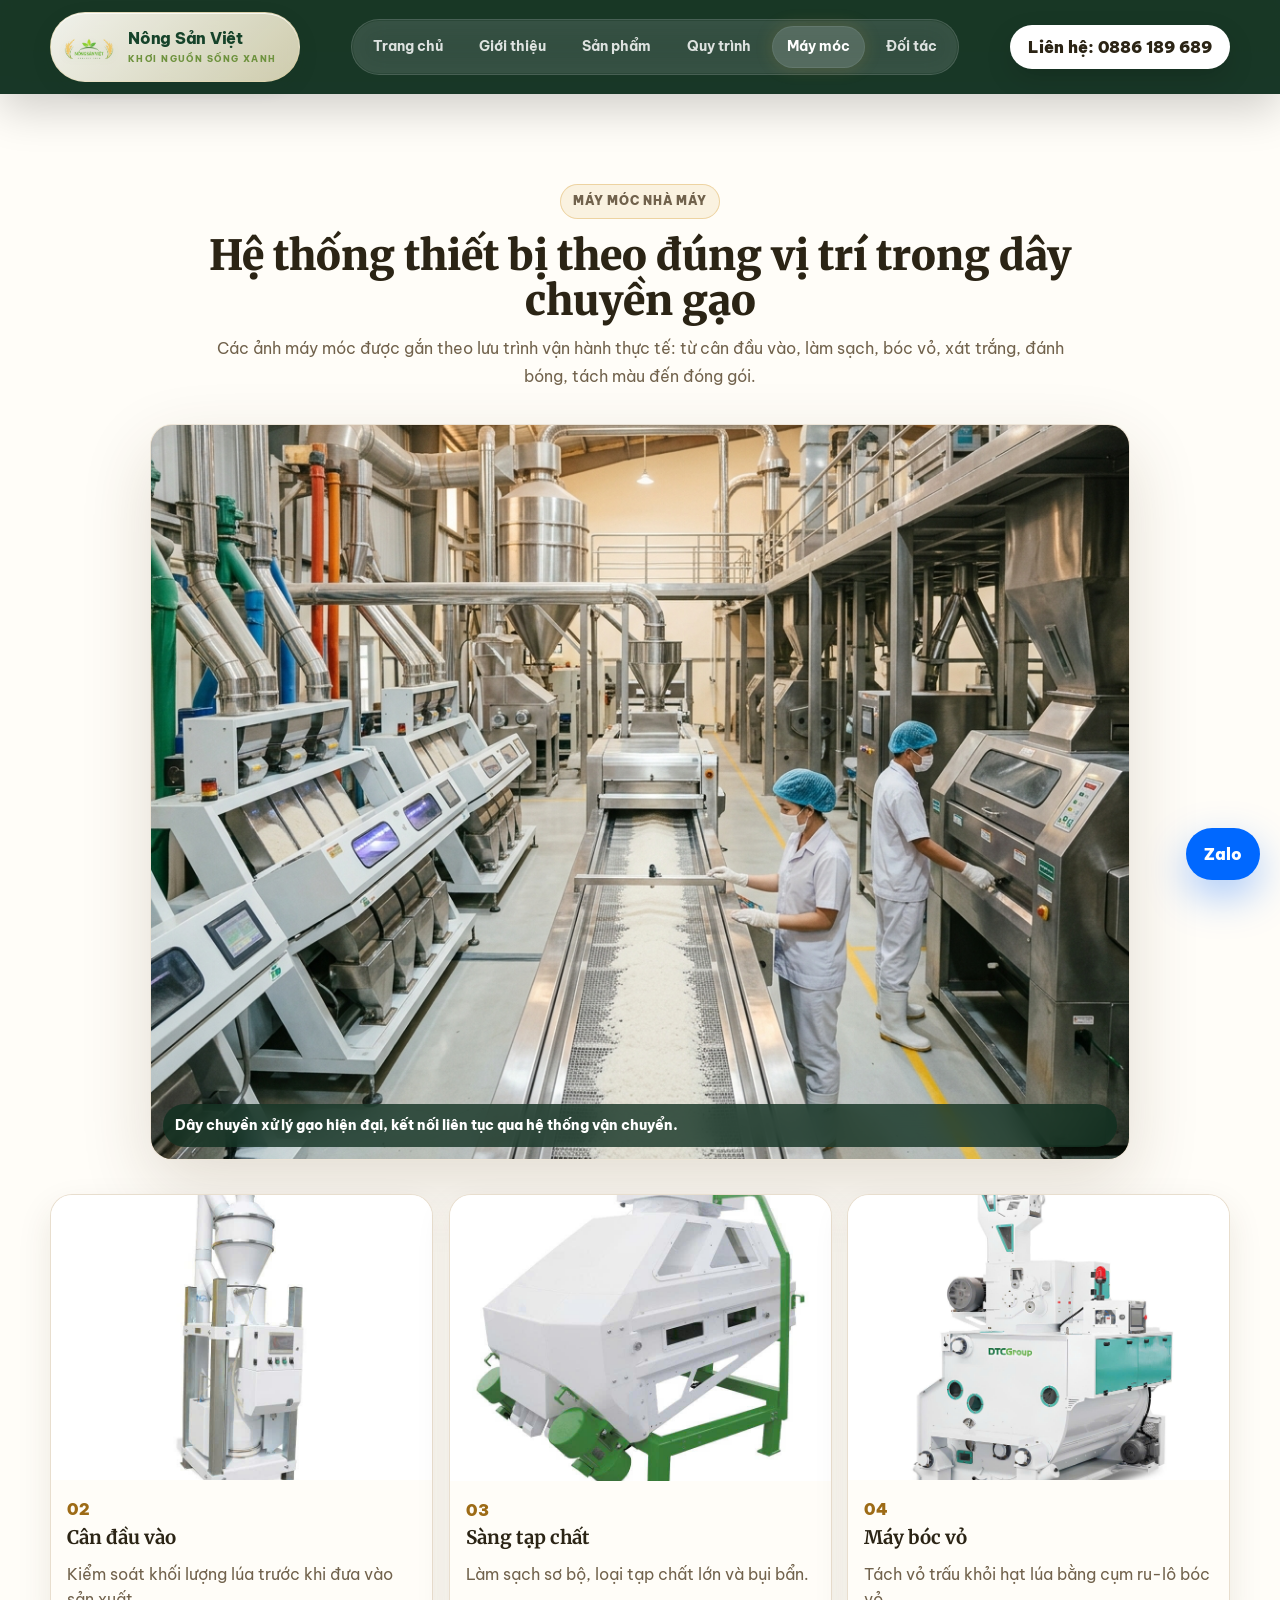
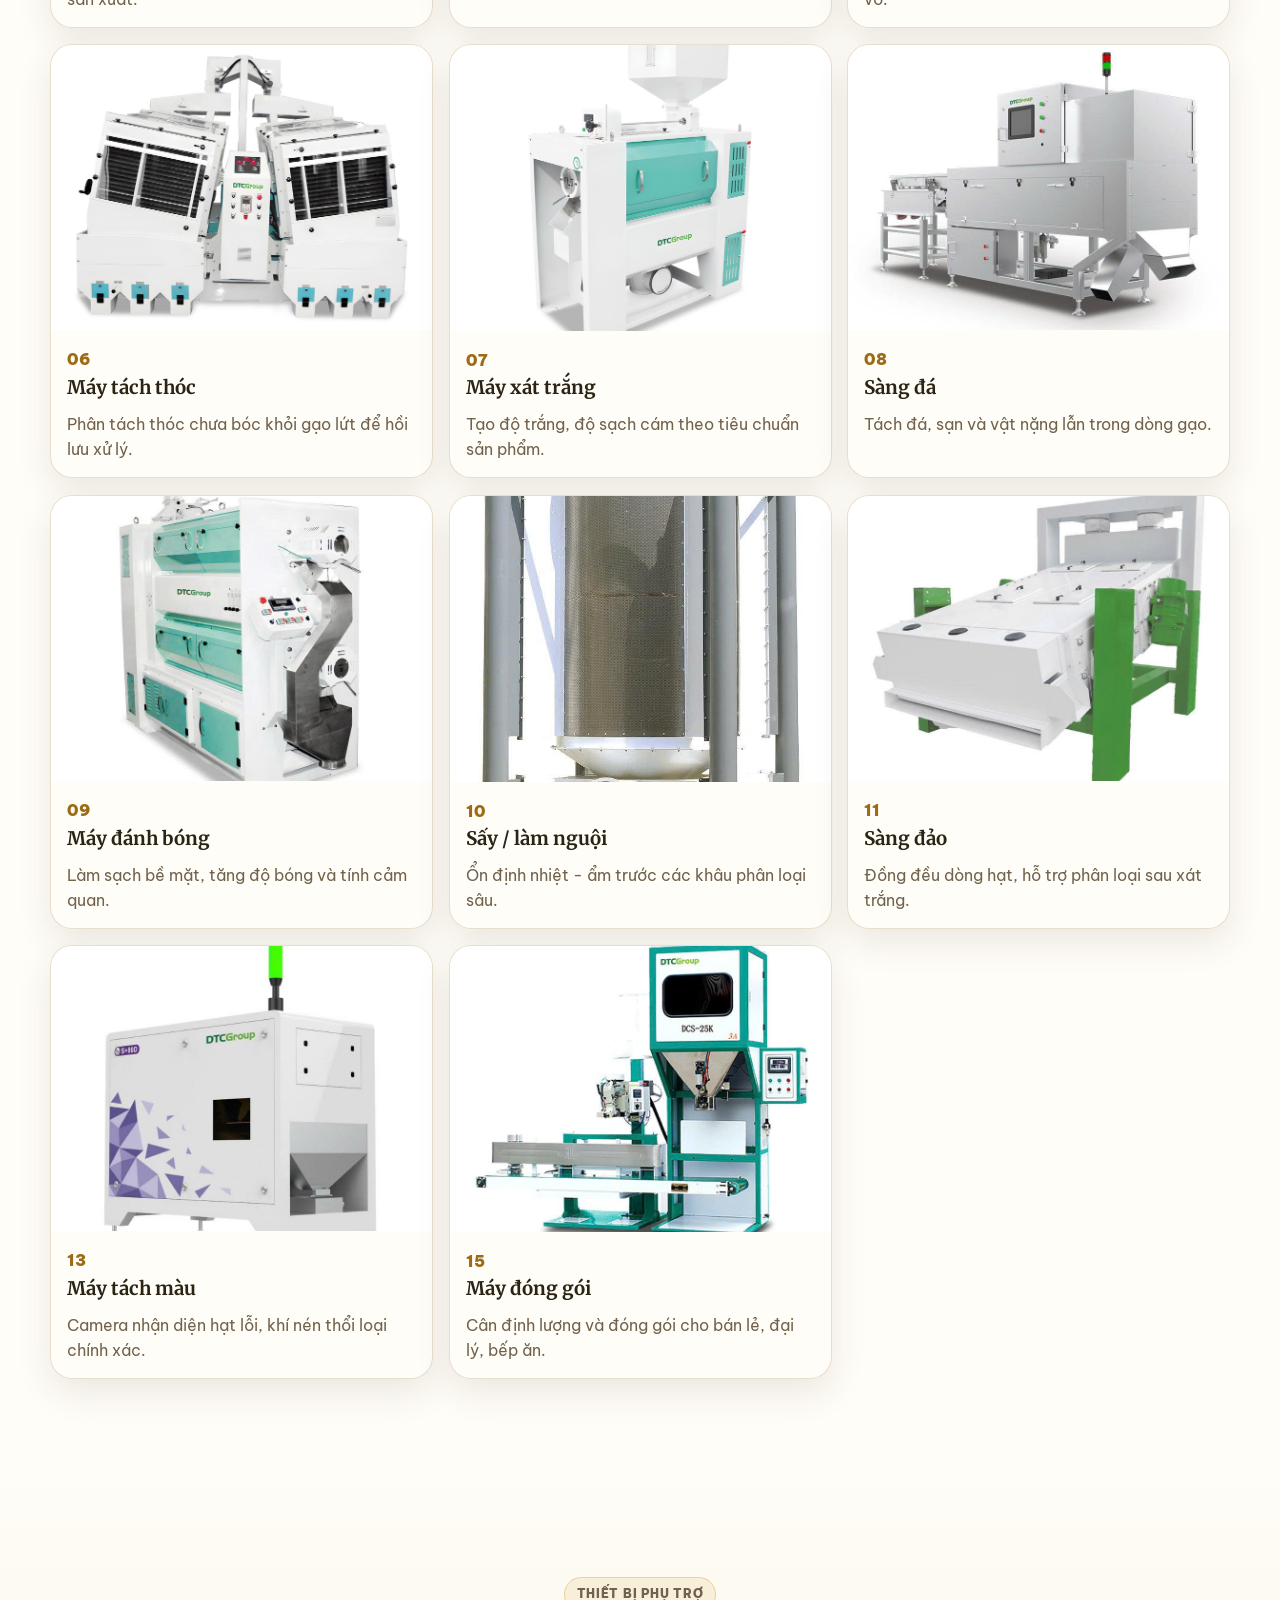
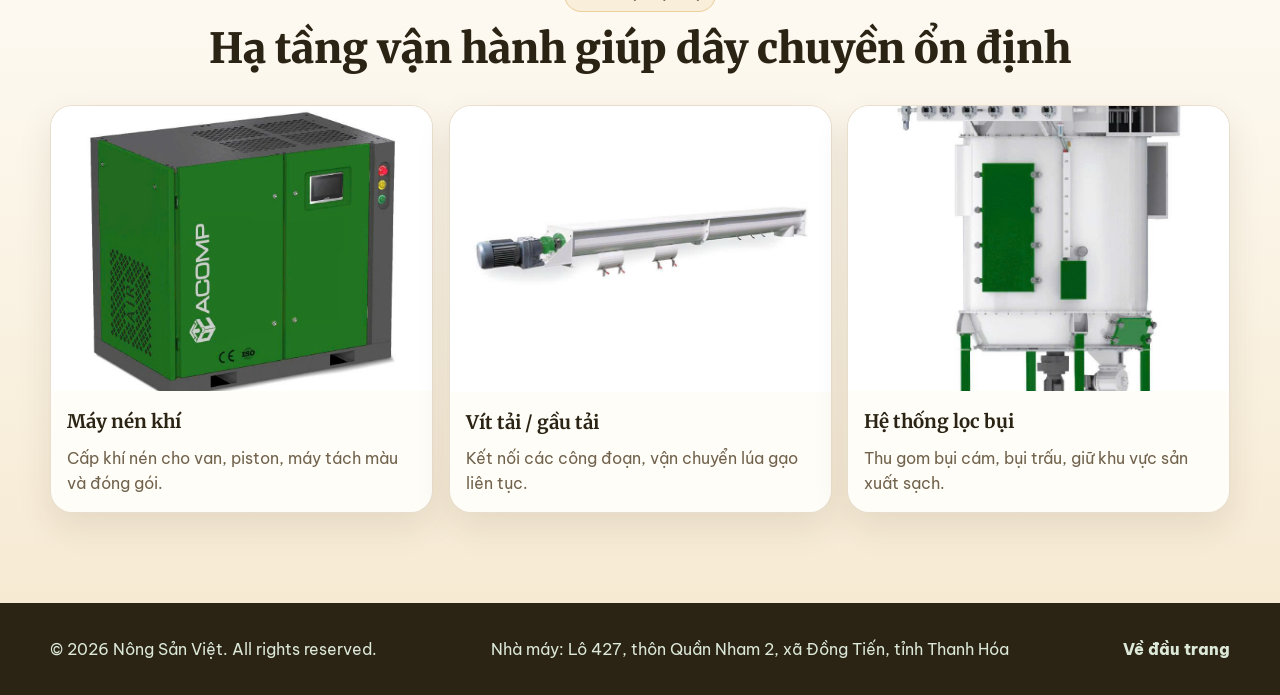
<file: may-moc/index.html>
<!doctype html>

<html lang="vi">

<head>

  <meta charset="utf-8">

  <meta name="viewport" content="width=device-width, initial-scale=1">

  <title>Nông Sản Việt - Máy móc</title>

  <meta name="description" content="Hệ thống máy móc xử lý, phân loại và đóng gói của Nông Sản Việt.">

  <meta name="theme-color" content="#123c25">

  <link rel="preconnect" href="https://fonts.googleapis.com">

  <link rel="preconnect" href="https://fonts.gstatic.com" crossorigin>

  <link href="https://fonts.googleapis.com/css2?family=Be+Vietnam+Pro:wght@400;500;600;700;800&family=Merriweather:wght@700;900&display=swap" rel="stylesheet">

  <link rel="stylesheet" href="../styles.css">

  <link rel="canonical" href="https://asonlv2002.github.io/nong-san-viet-html/may-moc/">

  <meta property="og:type" content="website">

  <meta property="og:locale" content="vi_VN">

  <meta property="og:site_name" content="Nông Sản Việt">

  <meta property="og:title" content="Nông Sản Việt - Máy móc">

  <meta property="og:description" content="Hệ thống máy móc xử lý, phân loại và đóng gói của Nông Sản Việt.">

  <meta property="og:url" content="https://asonlv2002.github.io/nong-san-viet-html/may-moc/">

  <meta property="og:image" content="https://asonlv2002.github.io/nong-san-viet-html/images/modern-rice-processing-factory.png">

  <meta property="og:image:secure_url" content="https://asonlv2002.github.io/nong-san-viet-html/images/modern-rice-processing-factory.png">

  <meta property="og:image:type" content="image/png">

  <meta property="og:image:width" content="1200">

  <meta property="og:image:height" content="630">

  <meta property="og:image:alt" content="Máy móc và xưởng xử lý gạo Nông Sản Việt">

  <meta name="twitter:card" content="summary_large_image">

  <meta name="twitter:title" content="Nông Sản Việt - Máy móc">

  <meta name="twitter:description" content="Hệ thống máy móc xử lý, phân loại và đóng gói của Nông Sản Việt.">

  <meta name="twitter:image" content="https://asonlv2002.github.io/nong-san-viet-html/images/modern-rice-processing-factory.png">

</head>

<body>

  <a class="skip-link" href="#main">Bỏ qua điều hướng</a>

  <header class="site-header" id="siteHeader">

    <nav class="container nav-shell" aria-label="Điều hướng chính">

      <a class="brand" href="../index.html" aria-label="Nông Sản Việt - về trang chủ">

        <img src="../images/nong-san-viet-logo.png" alt="Logo Nông Sản Việt">

        <span>

          <strong>Nông Sản Việt</strong>

          <small>Khơi nguồn sống xanh</small>

        </span>

      </a>

      <button class="nav-toggle" id="navToggle" type="button" aria-label="Mở menu" aria-controls="navLinks" aria-expanded="false">
        <svg class="nav-toggle-icon" viewBox="0 0 24 24" aria-hidden="true" focusable="false">
          <path class="icon-menu" d="M4 7h16M4 12h16M4 17h16" />
          <path class="icon-close" d="M6 6l12 12M18 6L6 18" />
        </svg>
      </button>

      <div class="nav-links" id="navLinks">

        <span class="nav-indicator" aria-hidden="true"></span>

        <a class="nav-link" href="../index.html">Trang chủ</a>

        <a class="nav-link" href="../gioi-thieu/index.html">Giới thiệu</a>

        <a class="nav-link" href="../sanpham/index.html">Sản phẩm</a>

        <a class="nav-link" href="../quy-trinh/index.html">Quy trình</a>

        <a class="nav-link active" href="../may-moc/index.html" aria-current="page">Máy móc</a>

        <a class="nav-link" href="../doi-tac/index.html">Đối tác</a>

      </div>

      <a class="nav-phone" href="tel:0886189689">Liên hệ: 0886 189 689</a>

    </nav>

  </header>

  <main class="route-main">

    <section class="section machinery-section" id="main" aria-labelledby="machinery-title">
      <div class="container section-heading reveal">
        <p class="eyebrow">Máy móc nhà máy</p>
        <h2 id="machinery-title">Hệ thống thiết bị theo đúng vị trí trong dây chuyền gạo</h2>
        <p>Các ảnh máy móc được gắn theo lưu trình vận hành thực tế: từ cân đầu vào, làm sạch, bóc vỏ, xát trắng, đánh bóng, tách màu đến đóng gói.</p>
      </div>

      <div class="container machinery-hero reveal">
        <figure class="image-frame">
          <img src="../images/modern-rice-processing-factory.png" alt="Nhà máy xử lý và đóng gói gạo hiện đại" loading="lazy" width="1024" height="1024">
          <figcaption>Dây chuyền xử lý gạo hiện đại, kết nối liên tục qua hệ thống vận chuyển.</figcaption>
        </figure>
      </div>

      <div class="container machine-card-grid">
        <article class="machine-card reveal"><img src="../images/may_moc/02_can_dau_vao.jpg" alt="Cân đầu vào"><div><span>02</span><h3>Cân đầu vào</h3><p>Kiểm soát khối lượng lúa trước khi đưa vào sản xuất.</p></div></article>
        <article class="machine-card reveal"><img src="../images/may_moc/03_sang_tap_chat.jpg" alt="Sàng tạp chất"><div><span>03</span><h3>Sàng tạp chất</h3><p>Làm sạch sơ bộ, loại tạp chất lớn và bụi bẩn.</p></div></article>
        <article class="machine-card reveal"><img src="../images/may_moc/04_may_boc_vo.jpg" alt="Máy bóc vỏ"><div><span>04</span><h3>Máy bóc vỏ</h3><p>Tách vỏ trấu khỏi hạt lúa bằng cụm ru-lô bóc vỏ.</p></div></article>
        <article class="machine-card reveal"><img src="../images/may_moc/06_may_tach_thoc.jpg" alt="Máy tách thóc"><div><span>06</span><h3>Máy tách thóc</h3><p>Phân tách thóc chưa bóc khỏi gạo lứt để hồi lưu xử lý.</p></div></article>
        <article class="machine-card reveal"><img src="../images/may_moc/07_may_xat_trang.jpg" alt="Máy xát trắng"><div><span>07</span><h3>Máy xát trắng</h3><p>Tạo độ trắng, độ sạch cám theo tiêu chuẩn sản phẩm.</p></div></article>
        <article class="machine-card reveal"><img src="../images/may_moc/08_sang_da.jpg" alt="Sàng đá"><div><span>08</span><h3>Sàng đá</h3><p>Tách đá, sạn và vật nặng lẫn trong dòng gạo.</p></div></article>
        <article class="machine-card reveal"><img src="../images/may_moc/09_may_danh_bong.jpg" alt="Máy đánh bóng"><div><span>09</span><h3>Máy đánh bóng</h3><p>Làm sạch bề mặt, tăng độ bóng và tính cảm quan.</p></div></article>
        <article class="machine-card reveal"><img src="../images/may_moc/10_may_say.jpg" alt="Máy sấy gạo"><div><span>10</span><h3>Sấy / làm nguội</h3><p>Ổn định nhiệt - ẩm trước các khâu phân loại sâu.</p></div></article>
        <article class="machine-card reveal"><img src="../images/may_moc/11_sang_dao.jpg" alt="Sàng đảo"><div><span>11</span><h3>Sàng đảo</h3><p>Đồng đều dòng hạt, hỗ trợ phân loại sau xát trắng.</p></div></article>
        <article class="machine-card reveal"><img src="../images/may_moc/13_may_tach_mau.jpg" alt="Máy tách màu"><div><span>13</span><h3>Máy tách màu</h3><p>Camera nhận diện hạt lỗi, khí nén thổi loại chính xác.</p></div></article>
        <article class="machine-card reveal"><img src="../images/may_moc/15_may_dong_goi.jpg" alt="Máy đóng gói"><div><span>15</span><h3>Máy đóng gói</h3><p>Cân định lượng và đóng gói cho bán lẻ, đại lý, bếp ăn.</p></div></article>
      </div>
    </section>

    <section class="section auxiliary-section" aria-labelledby="aux-title">
      <div class="container section-heading reveal">
        <p class="eyebrow">Thiết bị phụ trợ</p>
        <h2 id="aux-title">Hạ tầng vận hành giúp dây chuyền ổn định</h2>
      </div>
      <div class="container machine-card-grid aux-grid">
        <article class="machine-card reveal"><img src="../images/may_moc/phu_tro_may_nen_khi.jpg" alt="Máy nén khí"><div><h3>Máy nén khí</h3><p>Cấp khí nén cho van, piston, máy tách màu và đóng gói.</p></div></article>
        <article class="machine-card reveal"><img src="../images/may_moc/phu_tro_vit_tai.jpg" alt="Vít tải"><div><h3>Vít tải / gầu tải</h3><p>Kết nối các công đoạn, vận chuyển lúa gạo liên tục.</p></div></article>
        <article class="machine-card reveal"><img src="../images/may_moc/phu_tro_loc_bui.jpg" alt="Hệ thống lọc bụi"><div><h3>Hệ thống lọc bụi</h3><p>Thu gom bụi cám, bụi trấu, giữ khu vực sản xuất sạch.</p></div></article>
      </div>
    </section>

  </main>

  <footer class="site-footer">

    <div class="container footer-row">

      <p>© 2026 Nông Sản Việt. All rights reserved.</p>

      <p>Nhà máy: Lô 427, thôn Quần Nham 2, xã Đồng Tiến, tỉnh Thanh Hóa</p>

      <a href="../index.html">Về đầu trang</a>

    </div>

  </footer>

  <a class="floating-contact" href="https://zalo.me/84886189689" target="_blank" rel="noopener" aria-label="Mo Zalo Nong San Viet qua so 0886 189 689">Zalo</a>

  <script src="../script.js"></script>

</body>

</html>
</file>
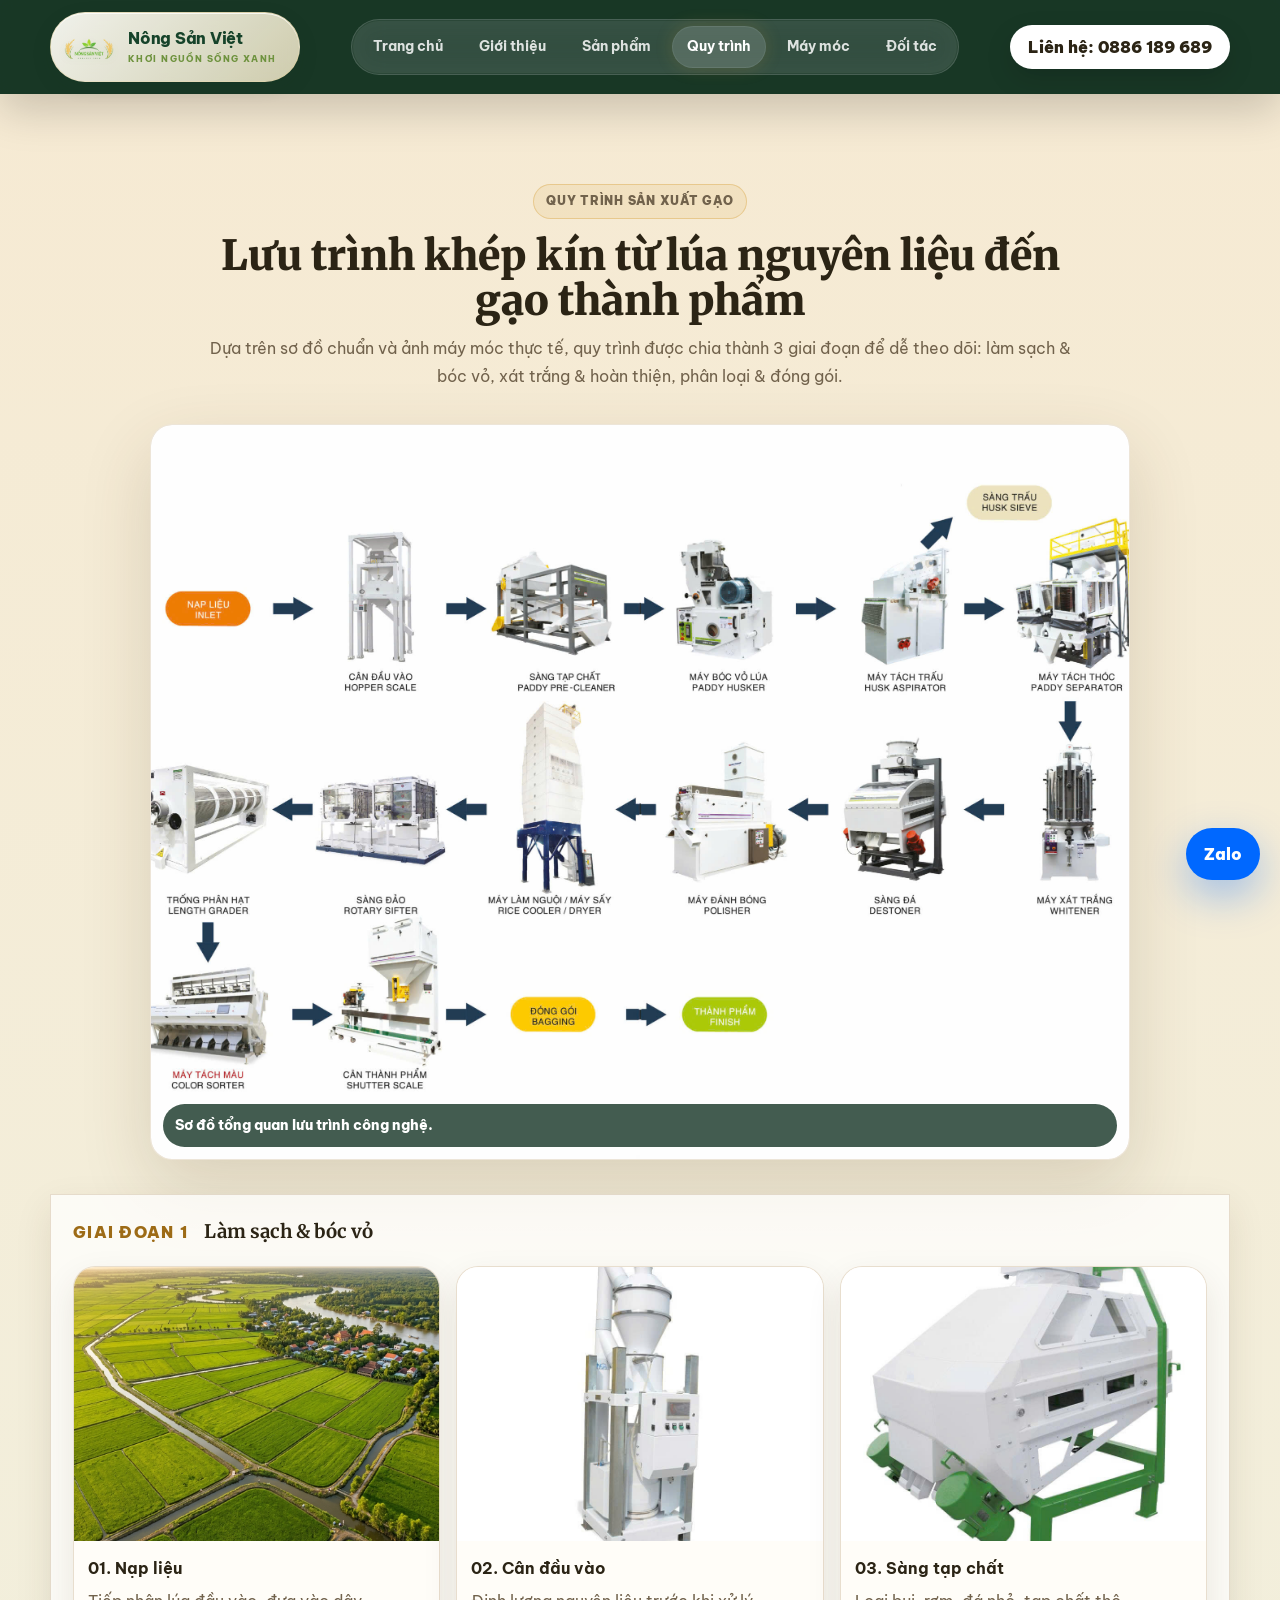
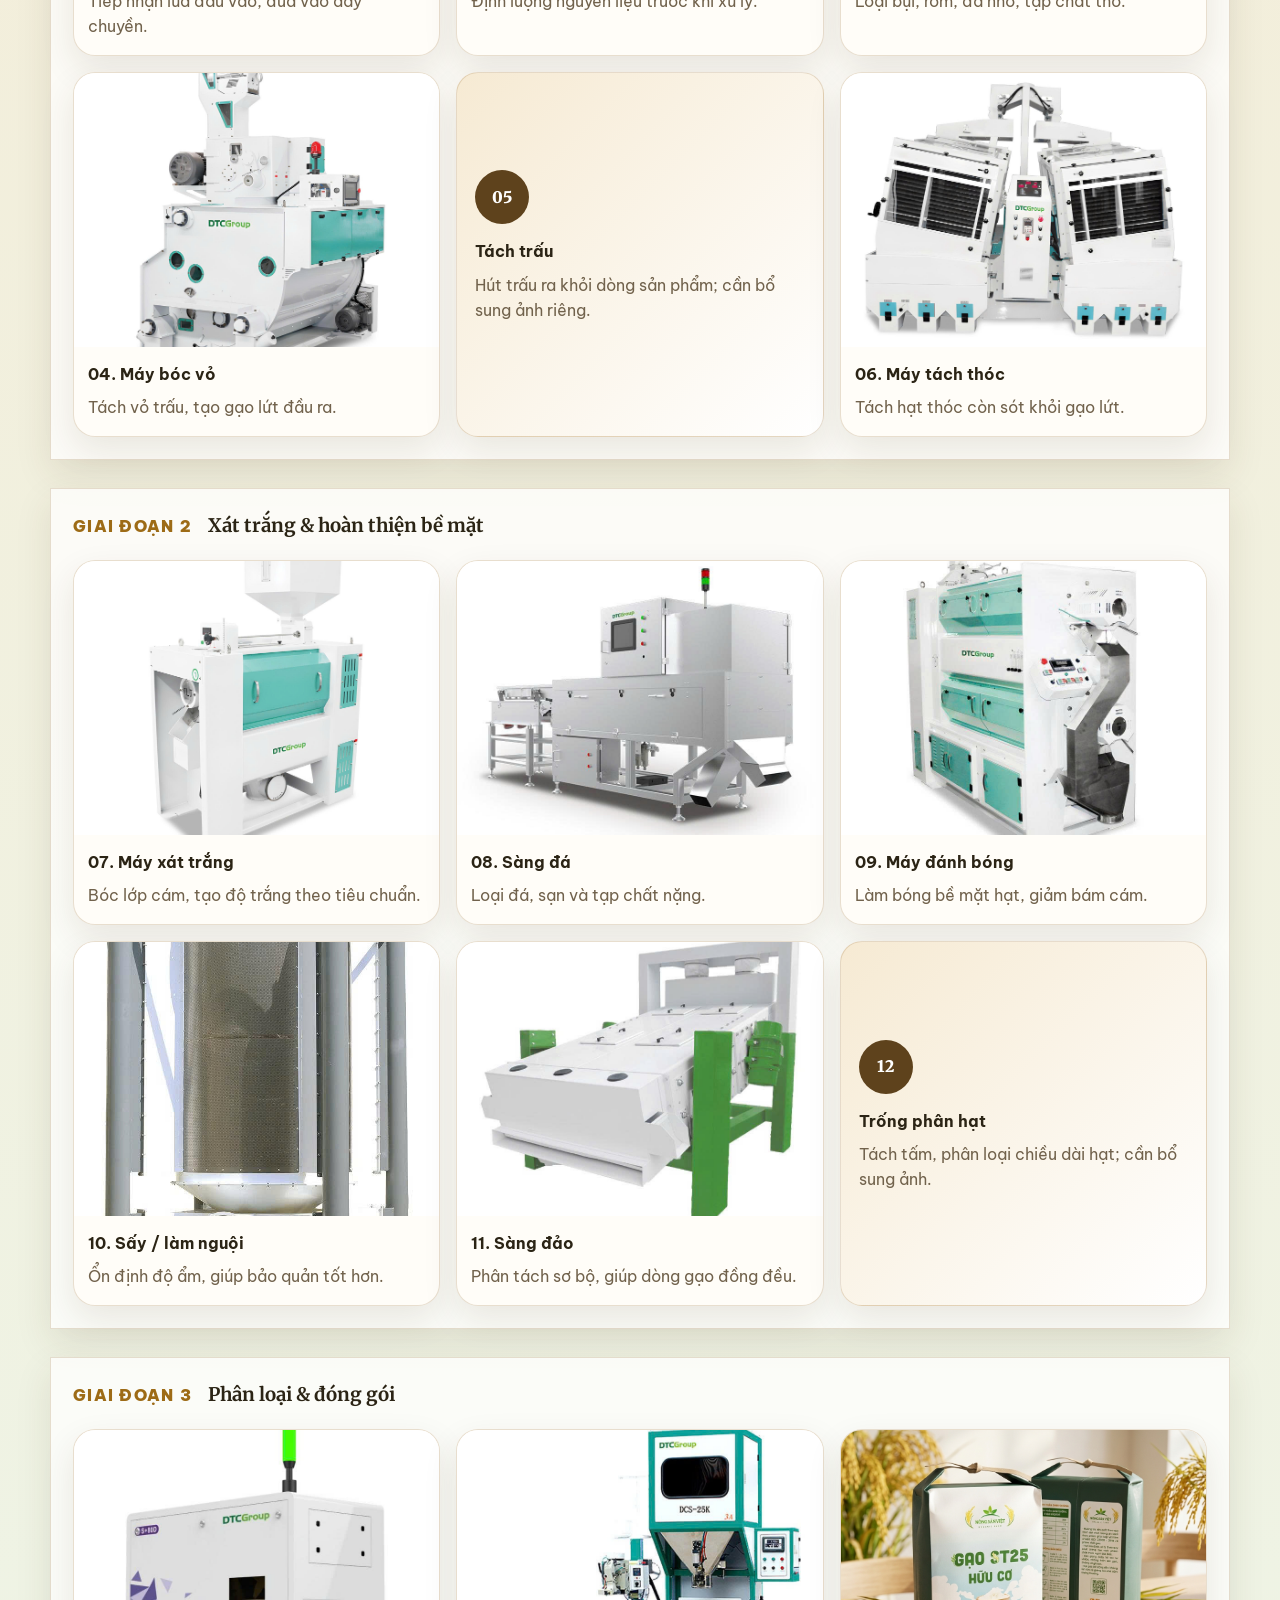
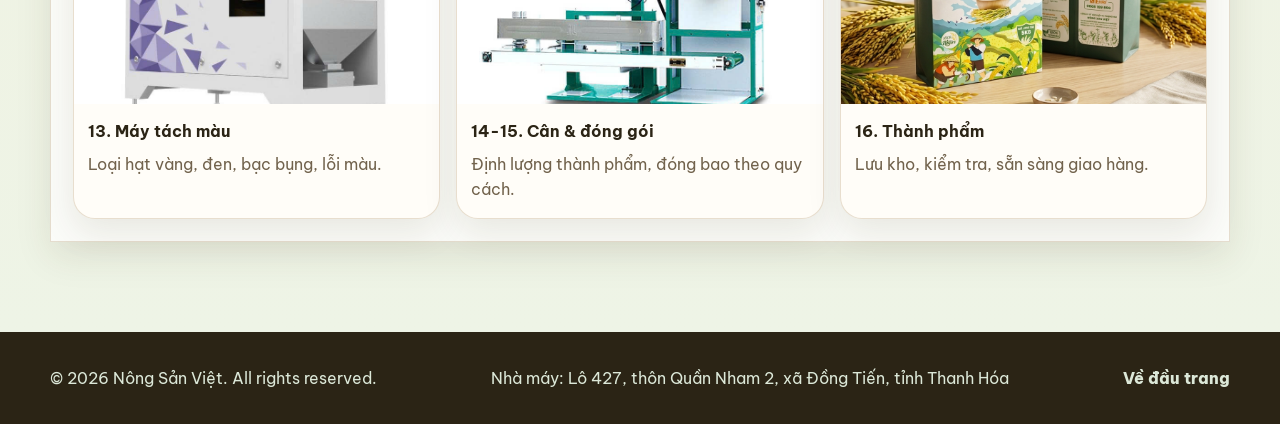
<file: quy-trinh/index.html>
<!doctype html>

<html lang="vi">

<head>

  <meta charset="utf-8">

  <meta name="viewport" content="width=device-width, initial-scale=1">

  <title>Nông Sản Việt - Quy trình</title>

  <meta name="description" content="Quy trình kiểm soát sản phẩm từ vùng nguyên liệu đến khi giao hàng.">

  <meta name="theme-color" content="#123c25">

  <link rel="preconnect" href="https://fonts.googleapis.com">

  <link rel="preconnect" href="https://fonts.gstatic.com" crossorigin>

  <link href="https://fonts.googleapis.com/css2?family=Be+Vietnam+Pro:wght@400;500;600;700;800&family=Merriweather:wght@700;900&display=swap" rel="stylesheet">

  <link rel="stylesheet" href="../styles.css">

  <link rel="canonical" href="https://asonlv2002.github.io/nong-san-viet-html/quy-trinh/">

  <meta property="og:type" content="website">

  <meta property="og:locale" content="vi_VN">

  <meta property="og:site_name" content="Nông Sản Việt">

  <meta property="og:title" content="Nông Sản Việt - Quy trình">

  <meta property="og:description" content="Quy trình kiểm soát sản phẩm từ vùng nguyên liệu đến khi giao hàng.">

  <meta property="og:url" content="https://asonlv2002.github.io/nong-san-viet-html/quy-trinh/">

  <meta property="og:image" content="https://asonlv2002.github.io/nong-san-viet-html/images/organic-rice-material-zone.png">

  <meta property="og:image:secure_url" content="https://asonlv2002.github.io/nong-san-viet-html/images/organic-rice-material-zone.png">

  <meta property="og:image:type" content="image/png">

  <meta property="og:image:width" content="1200">

  <meta property="og:image:height" content="630">

  <meta property="og:image:alt" content="Vùng nguyên liệu và quy trình kiểm soát Nông Sản Việt">

  <meta name="twitter:card" content="summary_large_image">

  <meta name="twitter:title" content="Nông Sản Việt - Quy trình">

  <meta name="twitter:description" content="Quy trình kiểm soát sản phẩm từ vùng nguyên liệu đến khi giao hàng.">

  <meta name="twitter:image" content="https://asonlv2002.github.io/nong-san-viet-html/images/organic-rice-material-zone.png">

</head>

<body>

  <a class="skip-link" href="#main">Bỏ qua điều hướng</a>

  <header class="site-header" id="siteHeader">

    <nav class="container nav-shell" aria-label="Điều hướng chính">

      <a class="brand" href="../index.html" aria-label="Nông Sản Việt - về trang chủ">

        <img src="../images/nong-san-viet-logo.png" alt="Logo Nông Sản Việt">

        <span>

          <strong>Nông Sản Việt</strong>

          <small>Khơi nguồn sống xanh</small>

        </span>

      </a>

      <button class="nav-toggle" id="navToggle" type="button" aria-label="Mở menu" aria-controls="navLinks" aria-expanded="false">
        <svg class="nav-toggle-icon" viewBox="0 0 24 24" aria-hidden="true" focusable="false">
          <path class="icon-menu" d="M4 7h16M4 12h16M4 17h16" />
          <path class="icon-close" d="M6 6l12 12M18 6L6 18" />
        </svg>
      </button>

      <div class="nav-links" id="navLinks">

        <span class="nav-indicator" aria-hidden="true"></span>

        <a class="nav-link" href="../index.html">Trang chủ</a>

        <a class="nav-link" href="../gioi-thieu/index.html">Giới thiệu</a>

        <a class="nav-link" href="../sanpham/index.html">Sản phẩm</a>

        <a class="nav-link active" href="../quy-trinh/index.html" aria-current="page">Quy trình</a>

        <a class="nav-link" href="../may-moc/index.html">Máy móc</a>

        <a class="nav-link" href="../doi-tac/index.html">Đối tác</a>

      </div>

      <a class="nav-phone" href="tel:0886189689">Liên hệ: 0886 189 689</a>

    </nav>

  </header>

  <main class="route-main">

    <section class="section process-section" id="main" aria-labelledby="process-title">
      <div class="container section-heading reveal">
        <p class="eyebrow">Quy trình sản xuất gạo</p>
        <h2 id="process-title">Lưu trình khép kín từ lúa nguyên liệu đến gạo thành phẩm</h2>
        <p>Dựa trên sơ đồ chuẩn và ảnh máy móc thực tế, quy trình được chia thành 3 giai đoạn để dễ theo dõi: làm sạch & bóc vỏ, xát trắng & hoàn thiện, phân loại & đóng gói.</p>
      </div>

      <div class="container process-visual reveal">
        <figure class="image-frame">
          <img src="../images/quy_trinh/quy_trinh_mau.jpg" alt="Sơ đồ lưu trình công nghệ xay xát và đóng gói gạo" loading="lazy" width="1200" height="800">
          <figcaption>Sơ đồ tổng quan lưu trình công nghệ.</figcaption>
        </figure>
      </div>

      <div class="container process-stage-grid">
        <article class="process-stage reveal">
          <div class="stage-head"><span>Giai đoạn 1</span><h3>Làm sạch & bóc vỏ</h3></div>
          <div class="machine-step-grid">
            <div class="machine-step"><img src="../images/organic-rice-material-zone.png" alt="Nạp liệu lúa nguyên liệu"><strong>01. Nạp liệu</strong><p>Tiếp nhận lúa đầu vào, đưa vào dây chuyền.</p></div>
            <div class="machine-step"><img src="../images/may_moc/02_can_dau_vao.jpg" alt="Cân đầu vào"><strong>02. Cân đầu vào</strong><p>Định lượng nguyên liệu trước khi xử lý.</p></div>
            <div class="machine-step"><img src="../images/may_moc/03_sang_tap_chat.jpg" alt="Sàng tạp chất"><strong>03. Sàng tạp chất</strong><p>Loại bụi, rơm, đá nhỏ, tạp chất thô.</p></div>
            <div class="machine-step"><img src="../images/may_moc/04_may_boc_vo.jpg" alt="Máy bóc vỏ lúa"><strong>04. Máy bóc vỏ</strong><p>Tách vỏ trấu, tạo gạo lứt đầu ra.</p></div>
            <div class="machine-step no-photo"><span>05</span><strong>Tách trấu</strong><p>Hút trấu ra khỏi dòng sản phẩm; cần bổ sung ảnh riêng.</p></div>
            <div class="machine-step"><img src="../images/may_moc/06_may_tach_thoc.jpg" alt="Máy tách thóc"><strong>06. Máy tách thóc</strong><p>Tách hạt thóc còn sót khỏi gạo lứt.</p></div>
          </div>
        </article>

        <article class="process-stage reveal">
          <div class="stage-head"><span>Giai đoạn 2</span><h3>Xát trắng & hoàn thiện bề mặt</h3></div>
          <div class="machine-step-grid">
            <div class="machine-step"><img src="../images/may_moc/07_may_xat_trang.jpg" alt="Máy xát trắng"><strong>07. Máy xát trắng</strong><p>Bóc lớp cám, tạo độ trắng theo tiêu chuẩn.</p></div>
            <div class="machine-step"><img src="../images/may_moc/08_sang_da.jpg" alt="Sàng đá"><strong>08. Sàng đá</strong><p>Loại đá, sạn và tạp chất nặng.</p></div>
            <div class="machine-step"><img src="../images/may_moc/09_may_danh_bong.jpg" alt="Máy đánh bóng gạo"><strong>09. Máy đánh bóng</strong><p>Làm bóng bề mặt hạt, giảm bám cám.</p></div>
            <div class="machine-step"><img src="../images/may_moc/10_may_say.jpg" alt="Máy sấy hoặc làm nguội gạo"><strong>10. Sấy / làm nguội</strong><p>Ổn định độ ẩm, giúp bảo quản tốt hơn.</p></div>
            <div class="machine-step"><img src="../images/may_moc/11_sang_dao.jpg" alt="Sàng đảo"><strong>11. Sàng đảo</strong><p>Phân tách sơ bộ, giúp dòng gạo đồng đều.</p></div>
            <div class="machine-step no-photo"><span>12</span><strong>Trống phân hạt</strong><p>Tách tấm, phân loại chiều dài hạt; cần bổ sung ảnh.</p></div>
          </div>
        </article>

        <article class="process-stage reveal">
          <div class="stage-head"><span>Giai đoạn 3</span><h3>Phân loại & đóng gói</h3></div>
          <div class="machine-step-grid">
            <div class="machine-step"><img src="../images/may_moc/13_may_tach_mau.jpg" alt="Máy tách màu"><strong>13. Máy tách màu</strong><p>Loại hạt vàng, đen, bạc bụng, lỗi màu.</p></div>
            <div class="machine-step"><img src="../images/may_moc/15_may_dong_goi.jpg" alt="Máy cân và đóng gói"><strong>14-15. Cân & đóng gói</strong><p>Định lượng thành phẩm, đóng bao theo quy cách.</p></div>
            <div class="machine-step"><img src="../images/st25-premium-rice-packaging.png" alt="Gạo thành phẩm đóng gói"><strong>16. Thành phẩm</strong><p>Lưu kho, kiểm tra, sẵn sàng giao hàng.</p></div>
          </div>
        </article>
      </div>
    </section>

  </main>

  <footer class="site-footer">

    <div class="container footer-row">

      <p>© 2026 Nông Sản Việt. All rights reserved.</p>

      <p>Nhà máy: Lô 427, thôn Quần Nham 2, xã Đồng Tiến, tỉnh Thanh Hóa</p>

      <a href="../index.html">Về đầu trang</a>

    </div>

  </footer>

  <a class="floating-contact" href="https://zalo.me/84886189689" target="_blank" rel="noopener" aria-label="Mo Zalo Nong San Viet qua so 0886 189 689">Zalo</a>

  <script src="../script.js"></script>

</body>

</html>
</file>
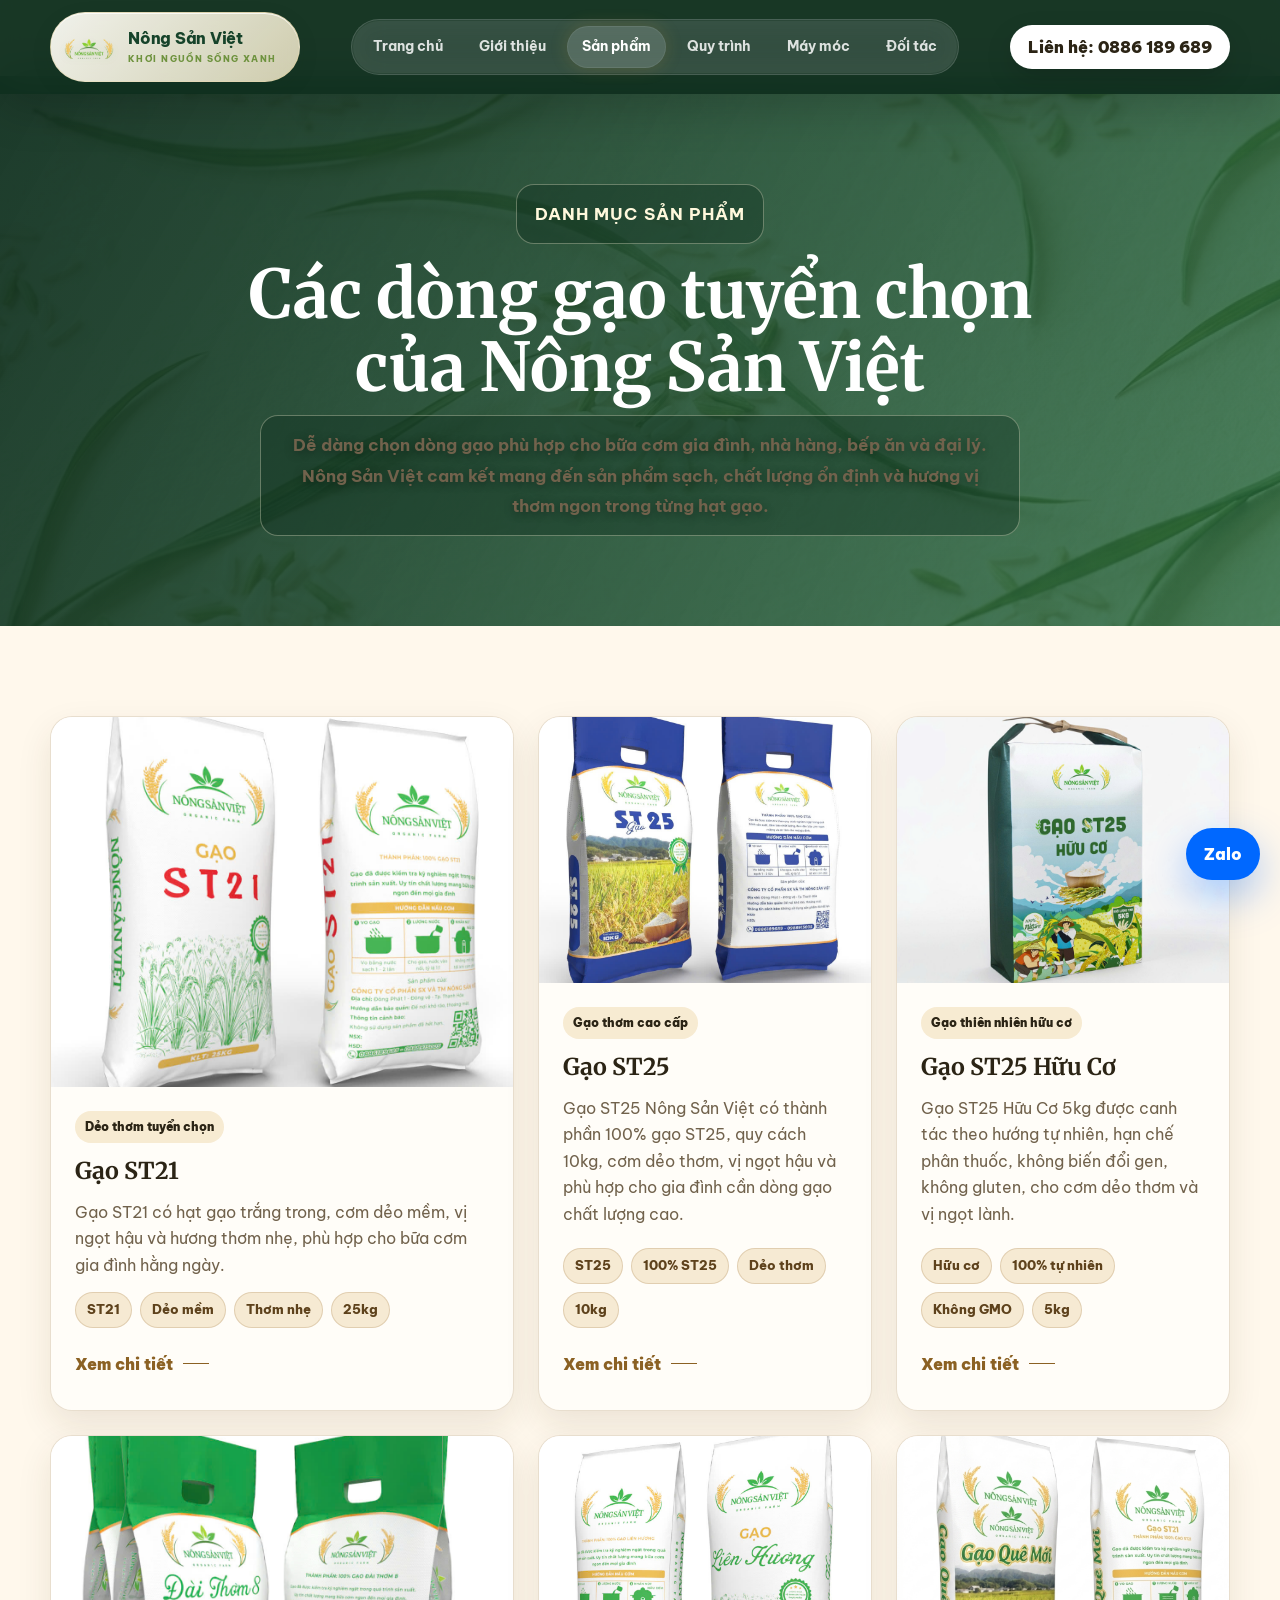
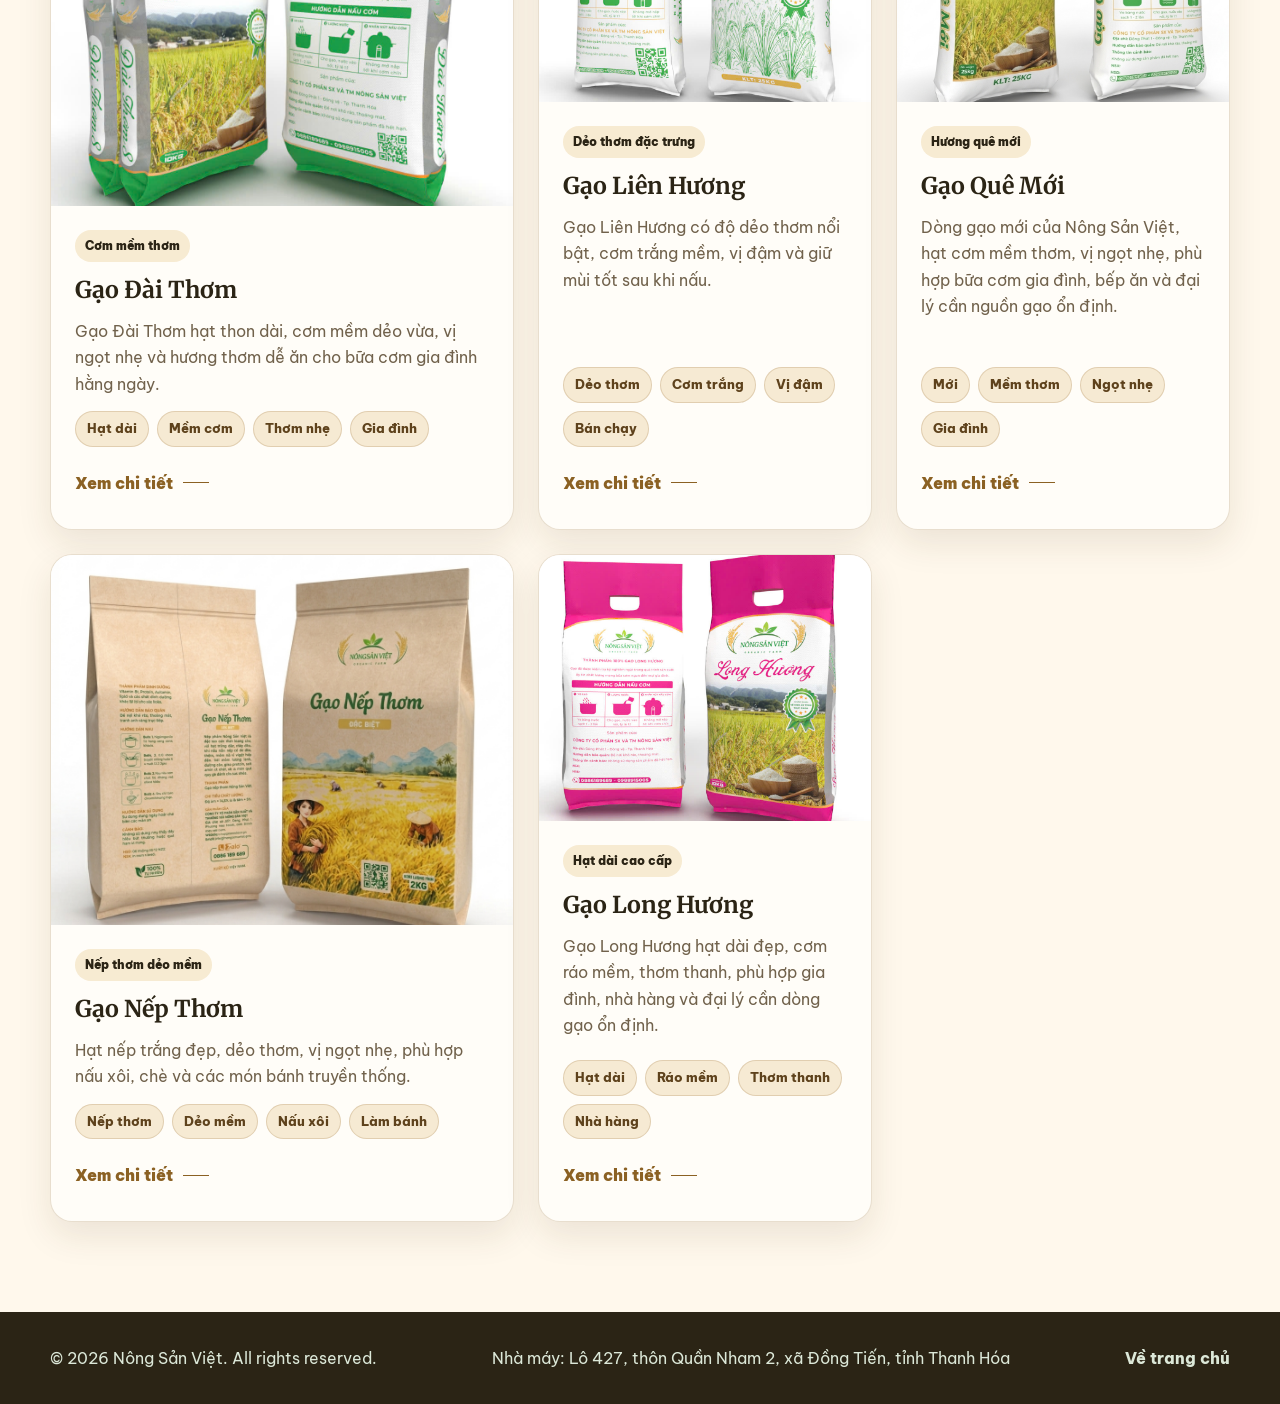
<file: sanpham/index.html>
<!doctype html>

<html lang="vi">

<head>

  <meta charset="utf-8">

  <meta name="viewport" content="width=device-width, initial-scale=1">

  <title>Sản phẩm gạo Nông Sản Việt | Đài Thơm, Liên Hương, Long Hương, Nếp Thơm</title>

  <meta name="description" content="Danh sách sản phẩm gạo Nông Sản Việt gồm Gạo Đài Thơm, Gạo Liên Hương, Gạo Long Hương, Gạo Nếp Thơm với hình ảnh, mô tả, tư vấn mua sỉ và bán lẻ.">

  <link rel="canonical" href="https://asonlv2002.github.io/nong-san-viet-html/sanpham/">

  <meta name="robots" content="index, follow">

  <meta property="og:type" content="website">

  <meta property="og:locale" content="vi_VN">

  <meta property="og:site_name" content="Nông Sản Việt">

  <meta property="og:title" content="Sản phẩm gạo Nông Sản Việt | Đài Thơm, Liên Hương, Long Hương, Nếp Thơm">

  <meta property="og:description" content="Danh sách sản phẩm gạo Nông Sản Việt gồm Gạo Đài Thơm, Gạo Liên Hương, Gạo Long Hương, Gạo Nếp Thơm với hình ảnh, mô tả, tư vấn mua sỉ và bán lẻ.">

  <meta property="og:url" content="https://asonlv2002.github.io/nong-san-viet-html/sanpham/">

  <meta property="og:image" content="https://asonlv2002.github.io/nong-san-viet-html/images/gao_lien_huong.jpg">

  <meta property="og:image:alt" content="Sản phẩm gạo Nông Sản Việt | Đài Thơm, Liên Hương, Long Hương, Nếp Thơm">

  <meta name="twitter:card" content="summary_large_image">

  <meta name="twitter:title" content="Sản phẩm gạo Nông Sản Việt | Đài Thơm, Liên Hương, Long Hương, Nếp Thơm">

  <meta name="twitter:description" content="Danh sách sản phẩm gạo Nông Sản Việt gồm Gạo Đài Thơm, Gạo Liên Hương, Gạo Long Hương, Gạo Nếp Thơm với hình ảnh, mô tả, tư vấn mua sỉ và bán lẻ.">

  <meta name="twitter:image" content="https://asonlv2002.github.io/nong-san-viet-html/images/gao_lien_huong.jpg">

  <meta name="theme-color" content="#123c25">

  <link rel="preconnect" href="https://fonts.googleapis.com">

  <link rel="preconnect" href="https://fonts.gstatic.com" crossorigin>

  <link href="https://fonts.googleapis.com/css2?family=Be+Vietnam+Pro:wght@400;500;600;700;800&family=Merriweather:wght@700;900&display=swap" rel="stylesheet">

  <link rel="stylesheet" href="../styles.css">

  <meta property="og:image:secure_url" content="https://asonlv2002.github.io/nong-san-viet-html/images/gao_lien_huong.jpg">

  <meta property="og:image:type" content="image/jpeg">

  <meta property="og:image:width" content="1200">

  <meta property="og:image:height" content="630">

  <script type="application/ld+json">{"@context":"https://schema.org","@type":"CollectionPage","name":"Sản phẩm gạo Nông Sản Việt","url":"https://asonlv2002.github.io/nong-san-viet-html/sanpham/","mainEntity":{"@type":"ItemList","itemListElement":[{"@type":"ListItem","position":1,"url":"https://asonlv2002.github.io/nong-san-viet-html/sanpham/gao-st21/","name":"Gạo ST21"},{"@type":"ListItem","position":2,"url":"https://asonlv2002.github.io/nong-san-viet-html/sanpham/gao-dai-thom/","name":"Gạo Đài Thơm"},{"@type":"ListItem","position":3,"url":"https://asonlv2002.github.io/nong-san-viet-html/sanpham/gao-lien-huong/","name":"Gạo Liên Hương"},{"@type":"ListItem","position":4,"url":"https://asonlv2002.github.io/nong-san-viet-html/sanpham/gao-long-huong/","name":"Gạo Long Hương"},{"@type":"ListItem","position":5,"url":"https://asonlv2002.github.io/nong-san-viet-html/sanpham/gao-nep-thom/","name":"Gạo Nếp Thơm"}]}}</script>

</head>

<body>

  <a class="skip-link" href="#main">Bỏ qua điều hướng</a>

  <header class="site-header scrolled" id="siteHeader">

    <nav class="container nav-shell" aria-label="Điều hướng chính">

      <a class="brand" href="../index.html" aria-label="Nông Sản Việt - về trang chủ"><img src="../images/nong-san-viet-logo.png" alt="Logo Nông Sản Việt"><span><strong>Nông Sản Việt</strong><small>Khơi nguồn sống xanh</small></span></a>

      <button class="nav-toggle" id="navToggle" type="button" aria-label="Mở menu" aria-controls="navLinks" aria-expanded="false">
        <svg class="nav-toggle-icon" viewBox="0 0 24 24" aria-hidden="true" focusable="false">
          <path class="icon-menu" d="M4 7h16M4 12h16M4 17h16" />
          <path class="icon-close" d="M6 6l12 12M18 6L6 18" />
        </svg>
      </button>

      <div class="nav-links" id="navLinks"><span class="nav-indicator" aria-hidden="true"></span><a class="nav-link" href="../index.html">Trang chủ</a><a class="nav-link" href="../gioi-thieu/index.html">Giới thiệu</a><a class="nav-link active" href="../sanpham/index.html" aria-current="page">Sản phẩm</a><a class="nav-link" href="../quy-trinh/index.html">Quy trình</a><a class="nav-link" href="../may-moc/index.html">Máy móc</a><a class="nav-link" href="../doi-tac/index.html">Đối tác</a></div>

      <a class="nav-phone" href="tel:0886189689">Liên hệ: 0886 189 689</a>

    </nav>

  </header>

  <main id="main" class="route-main"><section class="section route-hero product-list-hero"><div class="container section-heading reveal"><p class="eyebrow">Danh mục sản phẩm</p><h1>Các dòng gạo tuyển chọn của Nông Sản Việt</h1><p>Dễ dàng chọn dòng gạo phù hợp cho bữa cơm gia đình, nhà hàng, bếp ăn và đại lý. Nông Sản Việt cam kết mang đến sản phẩm sạch, chất lượng ổn định và hương vị thơm ngon trong từng hạt gạo.</p></div></section><section class="section product-section"><div class="container"><div class="product-grid">

          <article class="product-card reveal"><a class="product-media" href="../sanpham/gao-st21/index.html"><img src="../images/gao_st21.jpg" alt="Gạo ST21 Nông Sản Việt" loading="lazy" width="1024" height="1024"></a><div class="product-body"><span class="tag">Dẻo thơm tuyển chọn</span><h3>Gạo ST21</h3><p>Gạo ST21 có hạt gạo trắng trong, cơm dẻo mềm, vị ngọt hậu và hương thơm nhẹ, phù hợp cho bữa cơm gia đình hằng ngày.</p><div class="chip-row"><span>ST21</span><span>Dẻo mềm</span><span>Thơm nhẹ</span><span>25kg</span></div><a class="text-link" href="../sanpham/gao-st21/index.html">Xem chi tiết</a></div></article>

          <article class="product-card reveal"><a class="product-media" href="../sanpham/gao-st25/index.html"><img src="../images/gao_st25.jpg" alt="Gạo ST25 Nông Sản Việt" loading="lazy" width="1024" height="1024"></a><div class="product-body"><span class="tag">Gạo thơm cao cấp</span><h3>Gạo ST25</h3><p>Gạo ST25 Nông Sản Việt có thành phần 100% gạo ST25, quy cách 10kg, cơm dẻo thơm, vị ngọt hậu và phù hợp cho gia đình cần dòng gạo chất lượng cao.</p><div class="chip-row"><span>ST25</span><span>100% ST25</span><span>Dẻo thơm</span><span>10kg</span></div><a class="text-link" href="../sanpham/gao-st25/index.html">Xem chi tiết</a></div></article>

          <article class="product-card reveal"><a class="product-media" href="../sanpham/gao-st25-huu-co/index.html"><img src="../images/gao_st25_huu_co.jpg" alt="Gạo ST25 Hữu Cơ Nông Sản Việt" loading="lazy" width="1024" height="1024"></a><div class="product-body"><span class="tag">Gạo thiên nhiên hữu cơ</span><h3>Gạo ST25 Hữu Cơ</h3><p>Gạo ST25 Hữu Cơ 5kg được canh tác theo hướng tự nhiên, hạn chế phân thuốc, không biến đổi gen, không gluten, cho cơm dẻo thơm và vị ngọt lành.</p><div class="chip-row"><span>Hữu cơ</span><span>100% tự nhiên</span><span>Không GMO</span><span>5kg</span></div><a class="text-link" href="../sanpham/gao-st25-huu-co/index.html">Xem chi tiết</a></div></article>

          <article class="product-card reveal"><a class="product-media" href="../sanpham/gao-dai-thom/index.html"><img src="../images/gao_dai_thom.jpg" alt="Gạo Đài Thơm Nông Sản Việt" loading="lazy" width="1024" height="1024"></a><div class="product-body"><span class="tag">Cơm mềm thơm</span><h3>Gạo Đài Thơm</h3><p>Gạo Đài Thơm hạt thon dài, cơm mềm dẻo vừa, vị ngọt nhẹ và hương thơm dễ ăn cho bữa cơm gia đình hằng ngày.</p><div class="chip-row"><span>Hạt dài</span><span>Mềm cơm</span><span>Thơm nhẹ</span><span>Gia đình</span></div><a class="text-link" href="../sanpham/gao-dai-thom/index.html">Xem chi tiết</a></div></article>

          <article class="product-card reveal"><a class="product-media" href="../sanpham/gao-lien-huong/index.html"><img src="../images/gao_lien_huong.jpg" alt="Gạo Liên Hương Nông Sản Việt" loading="lazy" width="1024" height="1024"></a><div class="product-body"><span class="tag">Dẻo thơm đặc trưng</span><h3>Gạo Liên Hương</h3><p>Gạo Liên Hương có độ dẻo thơm nổi bật, cơm trắng mềm, vị đậm và giữ mùi tốt sau khi nấu.</p><div class="chip-row"><span>Dẻo thơm</span><span>Cơm trắng</span><span>Vị đậm</span><span>Bán chạy</span></div><a class="text-link" href="../sanpham/gao-lien-huong/index.html">Xem chi tiết</a></div></article>



          <article class="product-card reveal"><a class="product-media" href="../sanpham/gao-que-moi/index.html"><img src="../images/gao_que_moi.png" alt="Gạo Quê Mới Nông Sản Việt" loading="lazy" width="1024" height="1024"></a><div class="product-body"><span class="tag">Hương quê mới</span><h3>Gạo Quê Mới</h3><p>Dòng gạo mới của Nông Sản Việt, hạt cơm mềm thơm, vị ngọt nhẹ, phù hợp bữa cơm gia đình, bếp ăn và đại lý cần nguồn gạo ổn định.</p><div class="chip-row"><span>Mới</span><span>Mềm thơm</span><span>Ngọt nhẹ</span><span>Gia đình</span></div><a class="text-link" href="../sanpham/gao-que-moi/index.html">Xem chi tiết</a></div></article>


          <article class="product-card reveal"><a class="product-media" href="../sanpham/gao-nep-thom/index.html"><img src="../images/gao_nep_thom.png" alt="Gạo Nếp Thơm Nông Sản Việt" loading="lazy" width="1024" height="1024"></a><div class="product-body"><span class="tag">Nếp thơm dẻo mềm</span><h3>Gạo Nếp Thơm</h3><p>Hạt nếp trắng đẹp, dẻo thơm, vị ngọt nhẹ, phù hợp nấu xôi, chè và các món bánh truyền thống.</p><div class="chip-row"><span>Nếp thơm</span><span>Dẻo mềm</span><span>Nấu xôi</span><span>Làm bánh</span></div><a class="text-link" href="../sanpham/gao-nep-thom/index.html">Xem chi tiết</a></div></article>

          <article class="product-card reveal"><a class="product-media" href="../sanpham/gao-long-huong/index.html"><img src="../images/gao_long_huong.jpg" alt="Gạo Long Hương Nông Sản Việt" loading="lazy" width="1024" height="1024"></a><div class="product-body"><span class="tag">Hạt dài cao cấp</span><h3>Gạo Long Hương</h3><p>Gạo Long Hương hạt dài đẹp, cơm ráo mềm, thơm thanh, phù hợp gia đình, nhà hàng và đại lý cần dòng gạo ổn định.</p><div class="chip-row"><span>Hạt dài</span><span>Ráo mềm</span><span>Thơm thanh</span><span>Nhà hàng</span></div><a class="text-link" href="../sanpham/gao-long-huong/index.html">Xem chi tiết</a></div></article>

    </div></div></section></main>

  <footer class="site-footer"><div class="container footer-row"><p>© 2026 Nông Sản Việt. All rights reserved.</p><p>Nhà máy: Lô 427, thôn Quần Nham 2, xã Đồng Tiến, tỉnh Thanh Hóa</p><a href="../index.html">Về trang chủ</a></div></footer>

  <a class="floating-contact" href="https://zalo.me/84886189689" target="_blank" rel="noopener" aria-label="Mo Zalo Nong San Viet qua so 0886 189 689">Zalo</a>

  <script src="../script.js"></script>

</body>

</html>
</file>
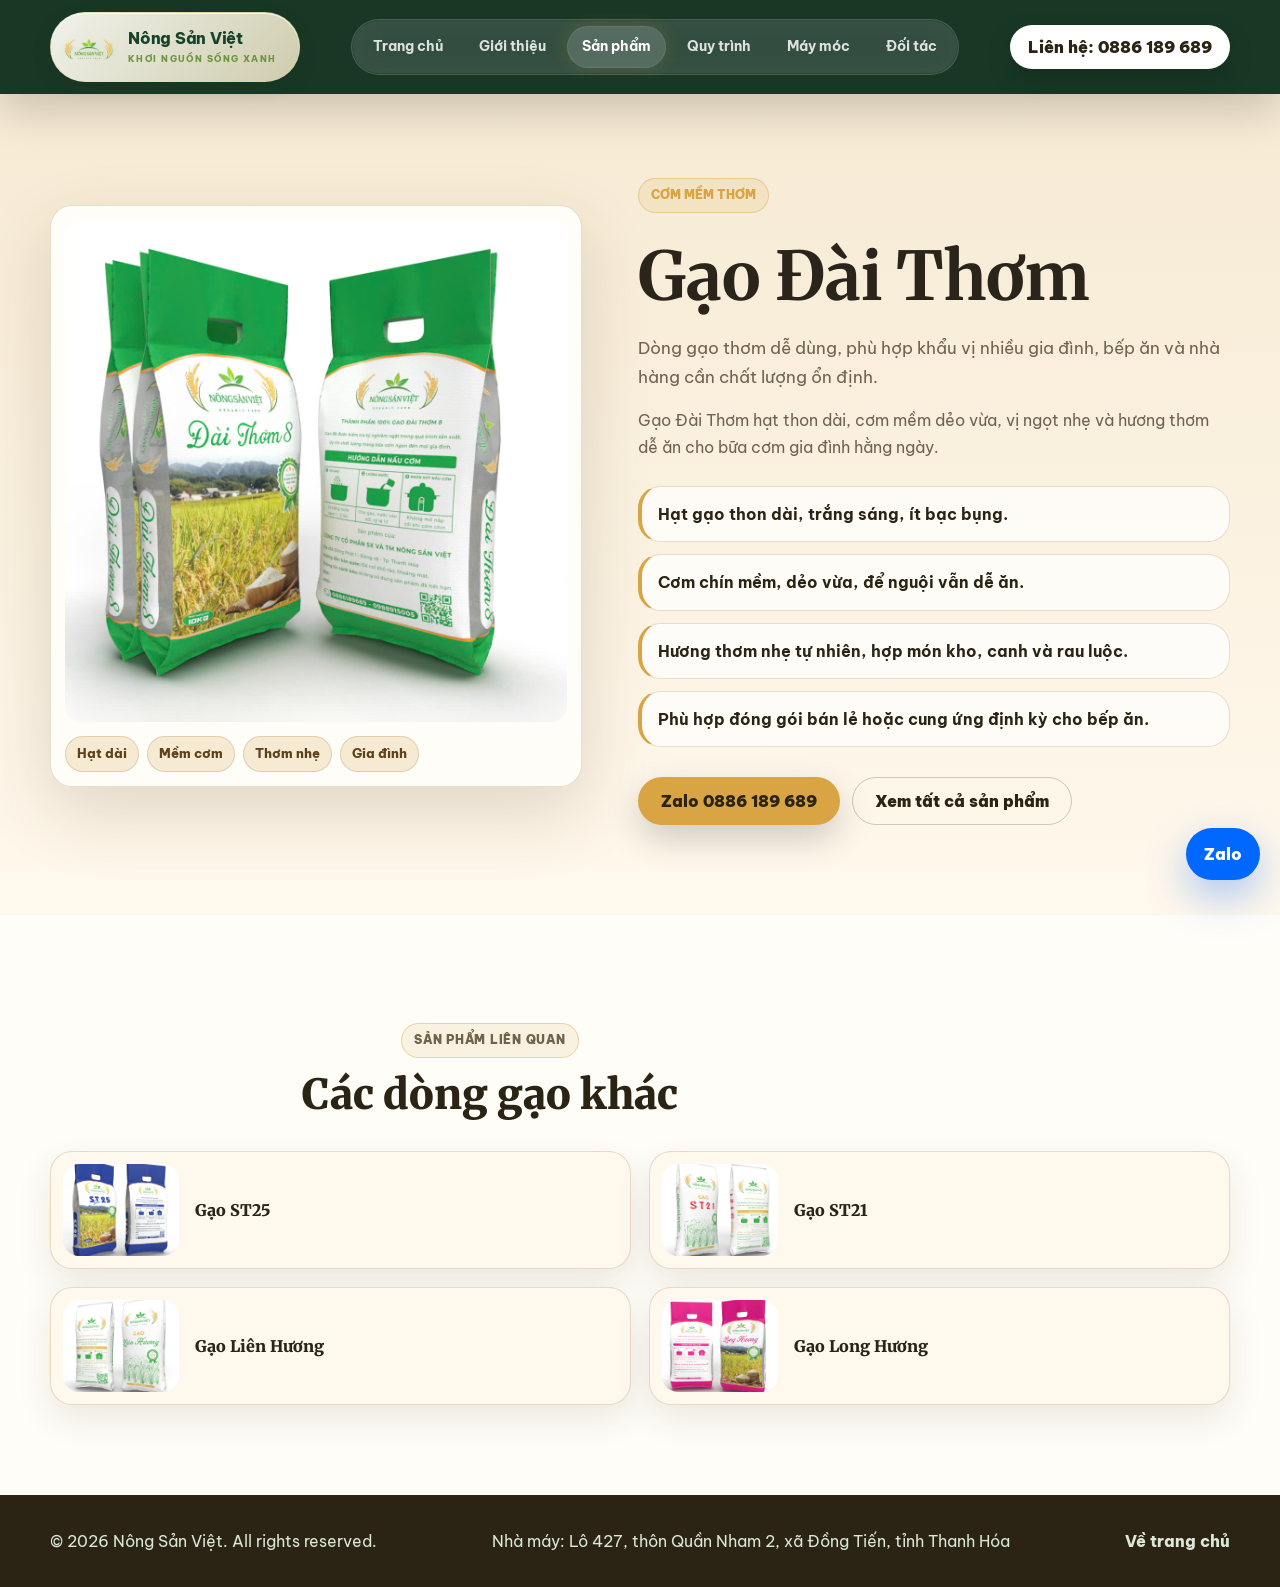
<file: sanpham/gao-dai-thom/index.html>
<!doctype html>

<html lang="vi">

<head>

  <meta charset="utf-8">

  <meta name="viewport" content="width=device-width, initial-scale=1">

  <title>Gạo Đài Thơm | Nông Sản Việt</title>

  <meta name="description" content="Gạo Đài Thơm hạt thon dài, cơm mềm dẻo vừa, vị ngọt nhẹ và hương thơm dễ ăn cho bữa cơm gia đình hằng ngày.">

  <link rel="canonical" href="https://asonlv2002.github.io/nong-san-viet-html/sanpham/gao-dai-thom/">

  <meta name="robots" content="index, follow">

  <meta property="og:type" content="website">

  <meta property="og:locale" content="vi_VN">

  <meta property="og:site_name" content="Nông Sản Việt">

  <meta property="og:title" content="Gạo Đài Thơm | Nông Sản Việt">

  <meta property="og:description" content="Gạo Đài Thơm hạt thon dài, cơm mềm dẻo vừa, vị ngọt nhẹ và hương thơm dễ ăn cho bữa cơm gia đình hằng ngày.">

  <meta property="og:url" content="https://asonlv2002.github.io/nong-san-viet-html/sanpham/gao-dai-thom/">

  <meta property="og:image" content="https://asonlv2002.github.io/nong-san-viet-html/images/gao_dai_thom.jpg">

  <meta property="og:image:alt" content="Gạo Đài Thơm | Nông Sản Việt">

  <meta name="twitter:card" content="summary_large_image">

  <meta name="twitter:title" content="Gạo Đài Thơm | Nông Sản Việt">

  <meta name="twitter:description" content="Gạo Đài Thơm hạt thon dài, cơm mềm dẻo vừa, vị ngọt nhẹ và hương thơm dễ ăn cho bữa cơm gia đình hằng ngày.">

  <meta name="twitter:image" content="https://asonlv2002.github.io/nong-san-viet-html/images/gao_dai_thom.jpg">

  <meta name="theme-color" content="#123c25">

  <link rel="preconnect" href="https://fonts.googleapis.com">

  <link rel="preconnect" href="https://fonts.gstatic.com" crossorigin>

  <link href="https://fonts.googleapis.com/css2?family=Be+Vietnam+Pro:wght@400;500;600;700;800&family=Merriweather:wght@700;900&display=swap" rel="stylesheet">

  <link rel="stylesheet" href="../../styles.css">

  <meta property="og:image:secure_url" content="https://asonlv2002.github.io/nong-san-viet-html/images/gao_dai_thom.jpg">

  <meta property="og:image:type" content="image/jpeg">

  <meta property="og:image:width" content="1200">

  <meta property="og:image:height" content="630">

  <script type="application/ld+json">{"@context":"https://schema.org","@type":"Product","name":"Gạo Đài Thơm","brand":{"@type":"Brand","name":"Nông Sản Việt"},"description":"Gạo Đài Thơm hạt thon dài, cơm mềm dẻo vừa, vị ngọt nhẹ và hương thơm dễ ăn cho bữa cơm gia đình hằng ngày.","image":"https://asonlv2002.github.io/nong-san-viet-html/images/gao_dai_thom.jpg","url":"https://asonlv2002.github.io/nong-san-viet-html/sanpham/gao-dai-thom/","offers":{"@type":"Offer","availability":"https://schema.org/InStock","priceCurrency":"VND","url":"https://asonlv2002.github.io/nong-san-viet-html/sanpham/gao-dai-thom/"}}</script>

</head>

<body>

  <a class="skip-link" href="#main">Bỏ qua điều hướng</a>

  <header class="site-header scrolled" id="siteHeader">

    <nav class="container nav-shell" aria-label="Điều hướng chính">

      <a class="brand" href="../../index.html" aria-label="Nông Sản Việt - và trang chủ"><img src="../../images/nong-san-viet-logo.png" alt="Logo Nông Sản Việt"><span><strong>Nông Sản Việt</strong><small>Khơi nguồn sống xanh</small></span></a>

      <button class="nav-toggle" id="navToggle" type="button" aria-label="Mở menu" aria-controls="navLinks" aria-expanded="false">
        <svg class="nav-toggle-icon" viewBox="0 0 24 24" aria-hidden="true" focusable="false">
          <path class="icon-menu" d="M4 7h16M4 12h16M4 17h16" />
          <path class="icon-close" d="M6 6l12 12M18 6L6 18" />
        </svg>
      </button>

      <div class="nav-links" id="navLinks"><span class="nav-indicator" aria-hidden="true"></span><a class="nav-link" href="../../index.html">Trang chủ</a><a class="nav-link" href="../../gioi-thieu/index.html">Giới thiệu</a><a class="nav-link active" href="../../sanpham/index.html" aria-current="page">Sản phẩm</a><a class="nav-link" href="../../quy-trinh/index.html">Quy trình</a><a class="nav-link" href="../../may-moc/index.html">Máy móc</a><a class="nav-link" href="../../doi-tac/index.html">Đối tác</a></div>

      <a class="nav-phone" href="tel:0886189689">Liên hệ: 0886 189 689</a>

    </nav>

  </header>

  <main id="main" class="route-main"><article class="section product-detail"><div class="container product-detail-grid"><div class="product-detail-media reveal"><img src="../../images/gao_dai_thom.jpg" alt="Gạo Đài Thơm Nông Sản Việt" width="1024" height="1024"><div class="chip-row"><span>Hạt dài</span><span>Mềm cơm</span><span>Thơm nhẹ</span><span>Gia đình</span></div></div><div class="product-detail-copy reveal"><p class="eyebrow">Cơm mềm thơm</p><h1>Gạo Đài Thơm</h1><p class="hero-lead">Dòng gạo thơm dễ dùng, phù hợp khẩu vị nhiều gia đình, bếp ăn và nhà hàng cần chất lượng ổn định.</p><p>Gạo Đài Thơm hạt thon dài, cơm mềm dẻo vừa, vị ngọt nhẹ và hương thơm dễ ăn cho bữa cơm gia đình hằng ngày.</p><ul class="feature-list"><li>Hạt gạo thon dài, trắng sáng, ít bạc bụng.</li><li>Cơm chín mềm, dẻo vừa, để nguội vẫn dễ ăn.</li><li>Hương thơm nhẹ tự nhiên, hợp món kho, canh và rau luộc.</li><li>Phù hợp đóng gói bán lẻ hoặc cung ứng định kỳ cho bếp ăn.</li></ul><div class="hero-actions"><a class="btn btn-primary" href="https://zalo.me/84886189689" target="_blank" rel="noopener">Zalo 0886 189 689</a><a class="btn btn-outline-dark" href="../../sanpham/index.html">Xem tất cả sản phẩm</a></div></div></div></article><section class="section related-section"><div class="container"><div class="section-heading"><p class="eyebrow">Sản phẩm liên quan</p><h2>Các dòng gạo khác</h2></div><div class="related-grid"><a class="related-card" href="../../sanpham/gao-st25/index.html"><img src="../../images/gao_st25.jpg" alt="Gạo ST25" loading="lazy"><span>Gạo ST25</span></a><a class="related-card" href="../../sanpham/gao-st21/index.html"><img src="../../images/gao_st21.jpg" alt="Gạo ST21" loading="lazy"><span>Gạo ST21</span></a><a class="related-card" href="../../sanpham/gao-lien-huong/index.html"><img src="../../images/gao_lien_huong.jpg" alt="Gạo Liên Hương" loading="lazy"><span>Gạo Liên Hương</span></a><a class="related-card" href="../../sanpham/gao-long-huong/index.html"><img src="../../images/gao_long_huong.jpg" alt="Gạo Long Hương" loading="lazy"><span>Gạo Long Hương</span></a></div></div></section></main>

  <footer class="site-footer"><div class="container footer-row"><p>© 2026 Nông Sản Việt. All rights reserved.</p><p>Nhà máy: Lô 427, thôn Quần Nham 2, xã Đồng Tiến, tỉnh Thanh Hóa</p><a href="../../index.html">Về trang chủ</a></div></footer>

  <a class="floating-contact" href="https://zalo.me/84886189689" target="_blank" rel="noopener" aria-label="Mo Zalo Nong San Viet qua so 0886 189 689">Zalo</a>

  <script src="../../script.js"></script>

</body>

</html>
</file>
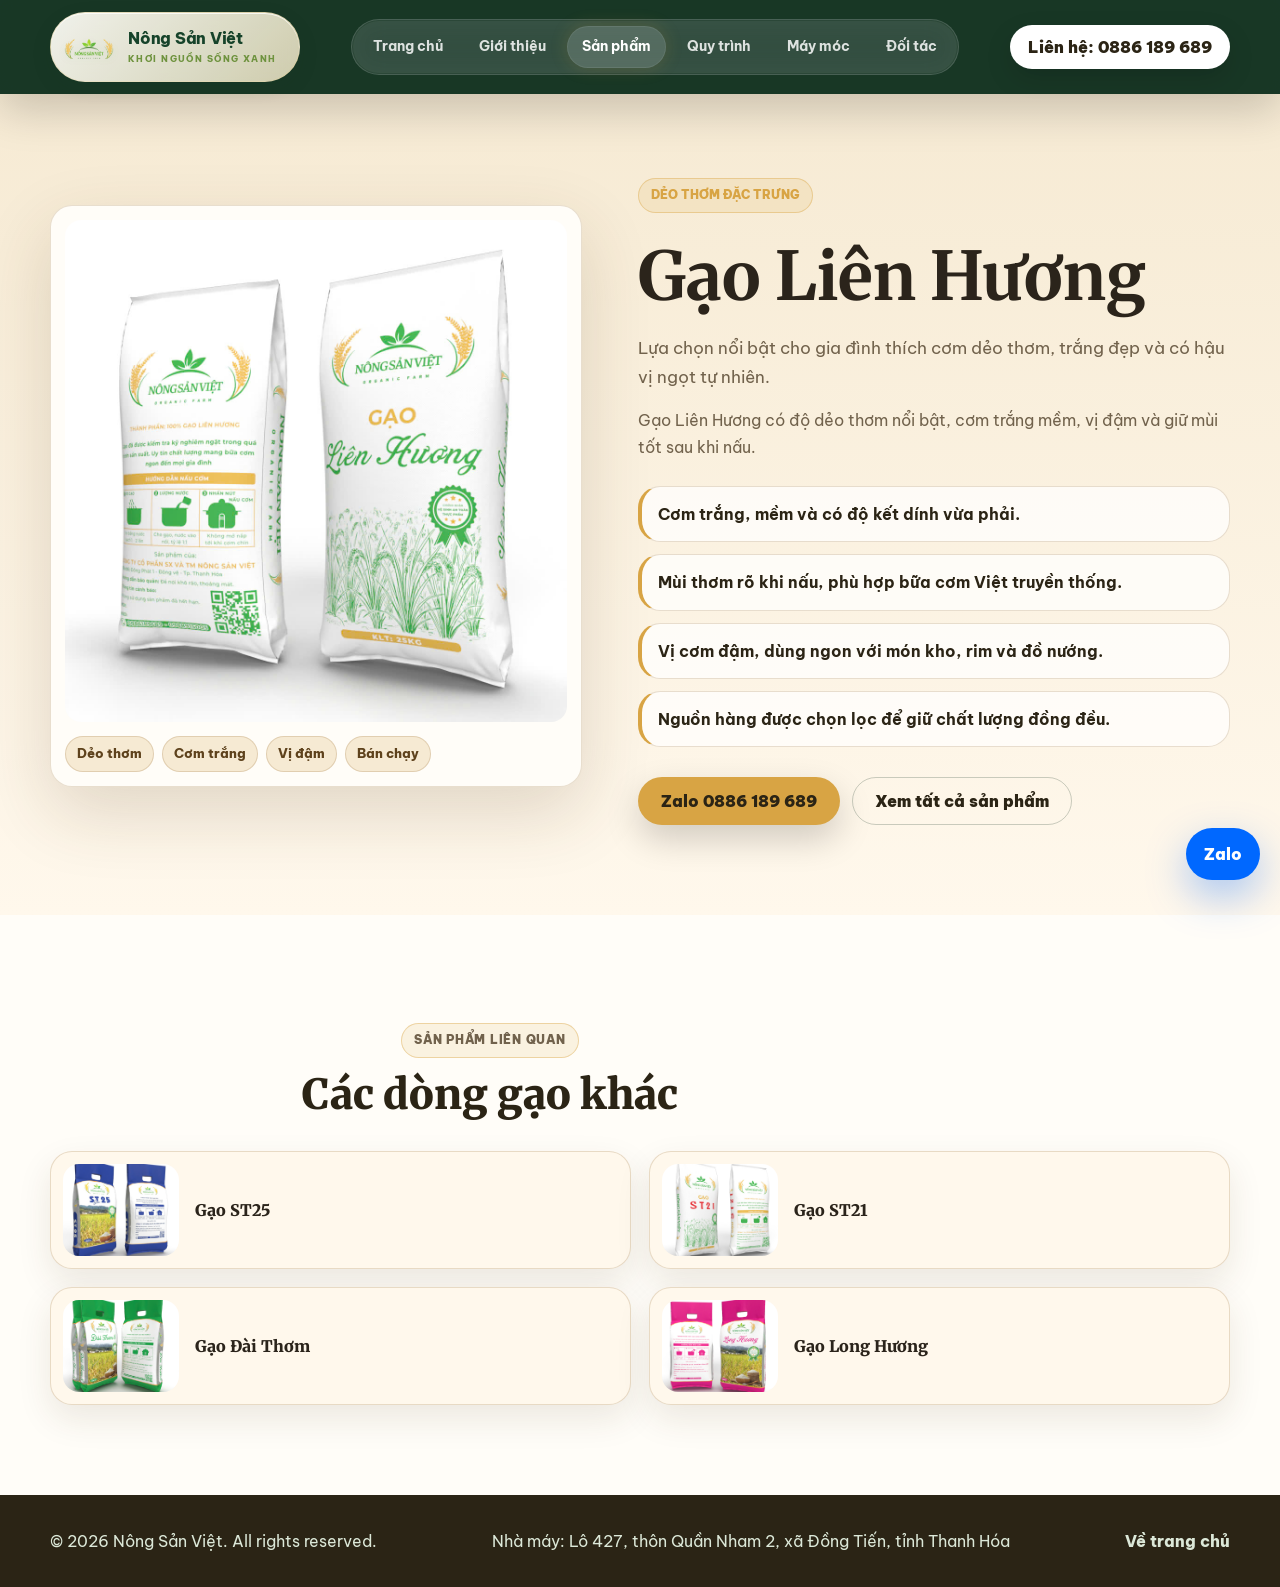
<file: sanpham/gao-lien-huong/index.html>
<!doctype html>

<html lang="vi">

<head>

  <meta charset="utf-8">

  <meta name="viewport" content="width=device-width, initial-scale=1">

  <title>Gạo Liên Hương | Nông Sản Việt</title>

  <meta name="description" content="Gạo Liên Hương có độ dẻo thơm nổi bật, cơm trắng mềm, vị đậm và giữ mùi tốt sau khi nấu.">

  <link rel="canonical" href="https://asonlv2002.github.io/nong-san-viet-html/sanpham/gao-lien-huong/">

  <meta name="robots" content="index, follow">

  <meta property="og:type" content="website">

  <meta property="og:locale" content="vi_VN">

  <meta property="og:site_name" content="Nông Sản Việt">

  <meta property="og:title" content="Gạo Liên Hương | Nông Sản Việt">

  <meta property="og:description" content="Gạo Liên Hương có độ dẻo thơm nổi bật, cơm trắng mềm, vị đậm và giữ mùi tốt sau khi nấu.">

  <meta property="og:url" content="https://asonlv2002.github.io/nong-san-viet-html/sanpham/gao-lien-huong/">

  <meta property="og:image" content="https://asonlv2002.github.io/nong-san-viet-html/images/gao_lien_huong.jpg">

  <meta property="og:image:alt" content="Gạo Liên Hương | Nông Sản Việt">

  <meta name="twitter:card" content="summary_large_image">

  <meta name="twitter:title" content="Gạo Liên Hương | Nông Sản Việt">

  <meta name="twitter:description" content="Gạo Liên Hương có độ dẻo thơm nổi bật, cơm trắng mềm, vị đậm và giữ mùi tốt sau khi nấu.">

  <meta name="twitter:image" content="https://asonlv2002.github.io/nong-san-viet-html/images/gao_lien_huong.jpg">

  <meta name="theme-color" content="#123c25">

  <link rel="preconnect" href="https://fonts.googleapis.com">

  <link rel="preconnect" href="https://fonts.gstatic.com" crossorigin>

  <link href="https://fonts.googleapis.com/css2?family=Be+Vietnam+Pro:wght@400;500;600;700;800&family=Merriweather:wght@700;900&display=swap" rel="stylesheet">

  <link rel="stylesheet" href="../../styles.css">

  <meta property="og:image:secure_url" content="https://asonlv2002.github.io/nong-san-viet-html/images/gao_lien_huong.jpg">

  <meta property="og:image:type" content="image/jpeg">

  <meta property="og:image:width" content="1200">

  <meta property="og:image:height" content="630">

  <script type="application/ld+json">{"@context":"https://schema.org","@type":"Product","name":"Gạo Liên Hương","brand":{"@type":"Brand","name":"Nông Sản Việt"},"description":"Gạo Liên Hương có độ dẻo thơm nổi bật, cơm trắng mềm, vị đậm và giữ mùi tốt sau khi nấu.","image":"https://asonlv2002.github.io/nong-san-viet-html/images/gao_lien_huong.jpg","url":"https://asonlv2002.github.io/nong-san-viet-html/sanpham/gao-lien-huong/","offers":{"@type":"Offer","availability":"https://schema.org/InStock","priceCurrency":"VND","url":"https://asonlv2002.github.io/nong-san-viet-html/sanpham/gao-lien-huong/"}}</script>

</head>

<body>

  <a class="skip-link" href="#main">Bỏ qua điều hướng</a>

  <header class="site-header scrolled" id="siteHeader">

    <nav class="container nav-shell" aria-label="Điều hướng chính">

      <a class="brand" href="../../index.html" aria-label="Nông Sản Việt - và trang chủ"><img src="../../images/nong-san-viet-logo.png" alt="Logo Nông Sản Việt"><span><strong>Nông Sản Việt</strong><small>Khơi nguồn sống xanh</small></span></a>

      <button class="nav-toggle" id="navToggle" type="button" aria-label="Mở menu" aria-controls="navLinks" aria-expanded="false">
        <svg class="nav-toggle-icon" viewBox="0 0 24 24" aria-hidden="true" focusable="false">
          <path class="icon-menu" d="M4 7h16M4 12h16M4 17h16" />
          <path class="icon-close" d="M6 6l12 12M18 6L6 18" />
        </svg>
      </button>

      <div class="nav-links" id="navLinks"><span class="nav-indicator" aria-hidden="true"></span><a class="nav-link" href="../../index.html">Trang chủ</a><a class="nav-link" href="../../gioi-thieu/index.html">Giới thiệu</a><a class="nav-link active" href="../../sanpham/index.html" aria-current="page">Sản phẩm</a><a class="nav-link" href="../../quy-trinh/index.html">Quy trình</a><a class="nav-link" href="../../may-moc/index.html">Máy móc</a><a class="nav-link" href="../../doi-tac/index.html">Đối tác</a></div>

      <a class="nav-phone" href="tel:0886189689">Liên hệ: 0886 189 689</a>

    </nav>

  </header>

  <main id="main" class="route-main"><article class="section product-detail"><div class="container product-detail-grid"><div class="product-detail-media reveal"><img src="../../images/gao_lien_huong.jpg" alt="Gạo Liên Hương Nông Sản Việt" width="1024" height="1024"><div class="chip-row"><span>Dẻo thơm</span><span>Cơm trắng</span><span>Vị đậm</span><span>Bán chạy</span></div></div><div class="product-detail-copy reveal"><p class="eyebrow">Dẻo thơm đặc trưng</p><h1>Gạo Liên Hương</h1><p class="hero-lead">Lựa chọn nổi bật cho gia đình thích cơm dẻo thơm, trắng đẹp và có hậu vị ngọt tự nhiên.</p><p>Gạo Liên Hương có độ dẻo thơm nổi bật, cơm trắng mềm, vị đậm và giữ mùi tốt sau khi nấu.</p><ul class="feature-list"><li>Cơm trắng, mềm và có độ kết dính vừa phải.</li><li>Mùi thơm rõ khi nấu, phù hợp bữa cơm Việt truyền thống.</li><li>Vị cơm đậm, dùng ngon với món kho, rim và đồ nướng.</li><li>Nguồn hàng được chọn lọc để giữ chất lượng đồng đều.</li></ul><div class="hero-actions"><a class="btn btn-primary" href="https://zalo.me/84886189689" target="_blank" rel="noopener">Zalo 0886 189 689</a><a class="btn btn-outline-dark" href="../../sanpham/index.html">Xem tất cả sản phẩm</a></div></div></div></article><section class="section related-section"><div class="container"><div class="section-heading"><p class="eyebrow">Sản phẩm liên quan</p><h2>Các dòng gạo khác</h2></div><div class="related-grid"><a class="related-card" href="../../sanpham/gao-st25/index.html"><img src="../../images/gao_st25.jpg" alt="Gạo ST25" loading="lazy"><span>Gạo ST25</span></a><a class="related-card" href="../../sanpham/gao-st21/index.html"><img src="../../images/gao_st21.jpg" alt="Gạo ST21" loading="lazy"><span>Gạo ST21</span></a><a class="related-card" href="../../sanpham/gao-dai-thom/index.html"><img src="../../images/gao_dai_thom.jpg" alt="Gạo Đài Thơm" loading="lazy"><span>Gạo Đài Thơm</span></a><a class="related-card" href="../../sanpham/gao-long-huong/index.html"><img src="../../images/gao_long_huong.jpg" alt="Gạo Long Hương" loading="lazy"><span>Gạo Long Hương</span></a></div></div></section></main>

  <footer class="site-footer"><div class="container footer-row"><p>© 2026 Nông Sản Việt. All rights reserved.</p><p>Nhà máy: Lô 427, thôn Quần Nham 2, xã Đồng Tiến, tỉnh Thanh Hóa</p><a href="../../index.html">Về trang chủ</a></div></footer>

  <a class="floating-contact" href="https://zalo.me/84886189689" target="_blank" rel="noopener" aria-label="Mo Zalo Nong San Viet qua so 0886 189 689">Zalo</a>

  <script src="../../script.js"></script>

</body>

</html>
</file>
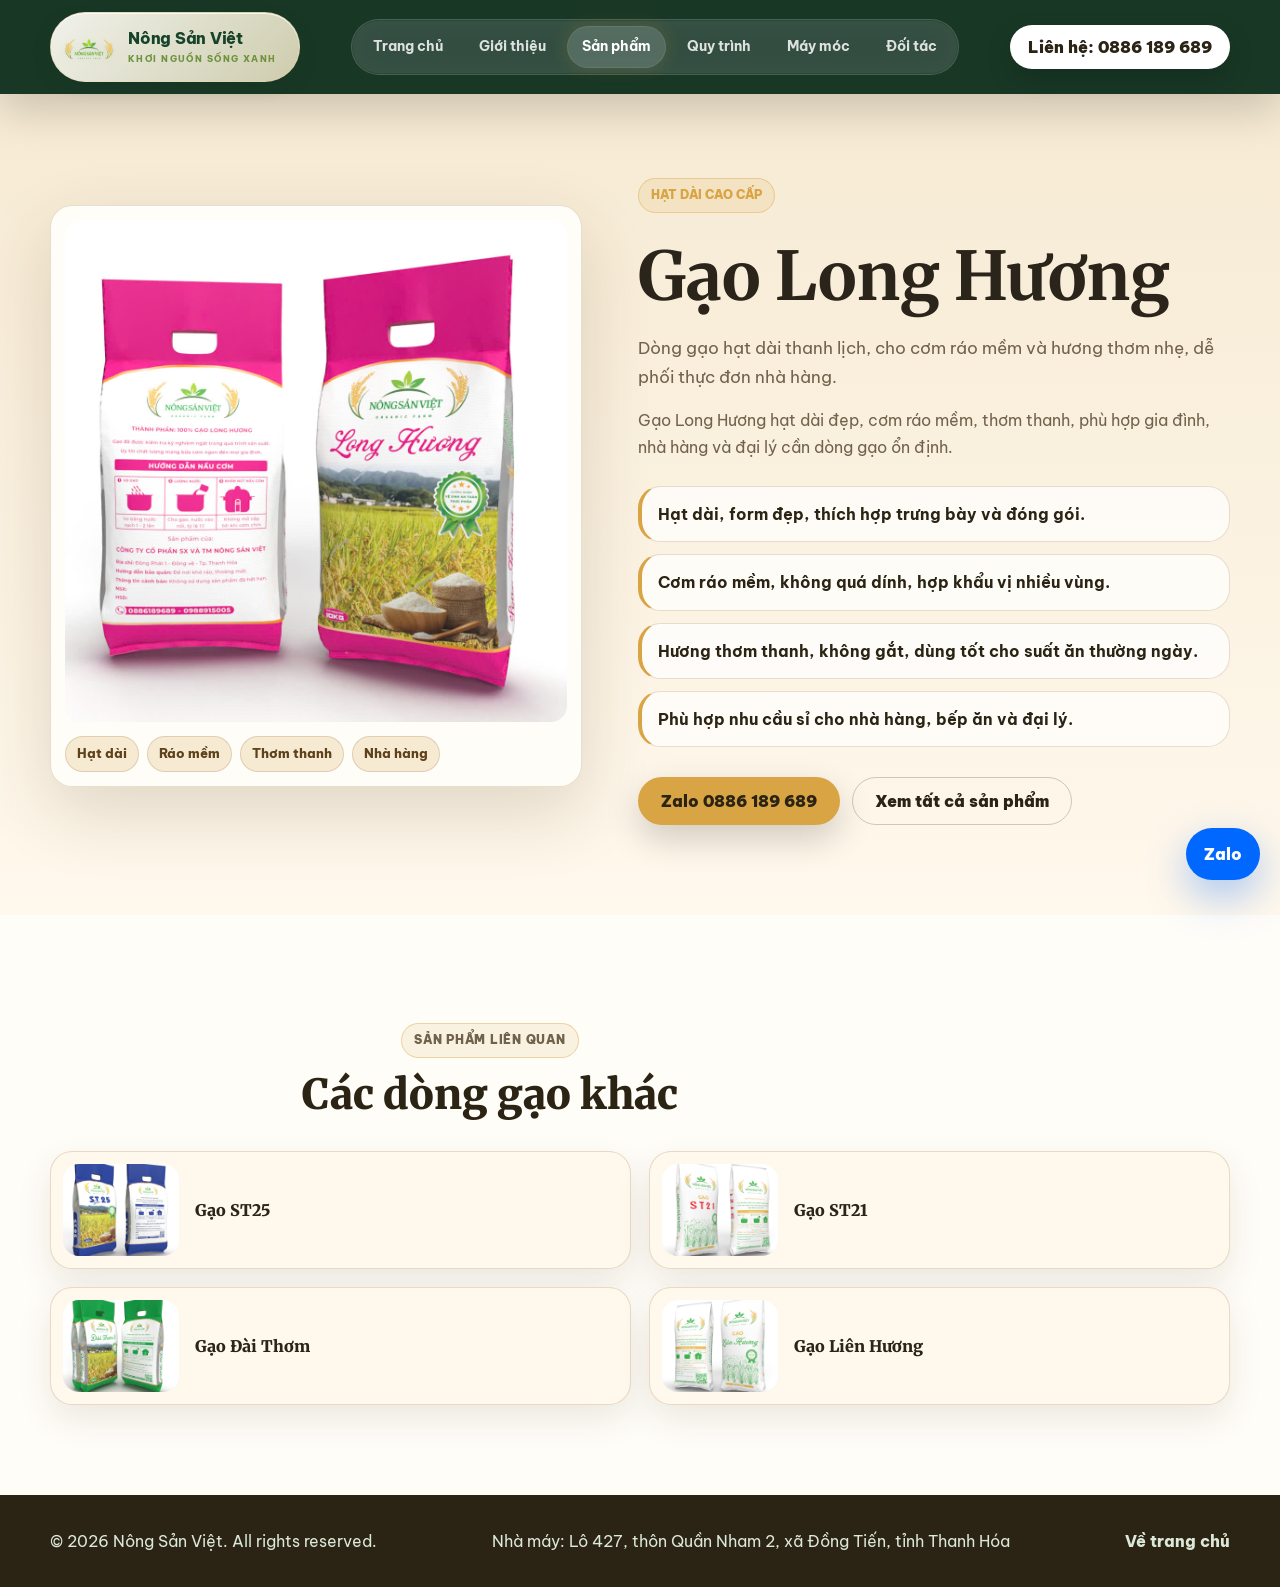
<file: sanpham/gao-long-huong/index.html>
<!doctype html>

<html lang="vi">

<head>

  <meta charset="utf-8">

  <meta name="viewport" content="width=device-width, initial-scale=1">

  <title>Gạo Long Hương | Nông Sản Việt</title>

  <meta name="description" content="Gạo Long Hương hạt dài đẹp, cơm ráo mềm, thơm thanh, phù hợp gia đình, nhà hàng và đại lý cần dòng gạo ổn định.">

  <link rel="canonical" href="https://asonlv2002.github.io/nong-san-viet-html/sanpham/gao-long-huong/">

  <meta name="robots" content="index, follow">

  <meta property="og:type" content="website">

  <meta property="og:locale" content="vi_VN">

  <meta property="og:site_name" content="Nông Sản Việt">

  <meta property="og:title" content="Gạo Long Hương | Nông Sản Việt">

  <meta property="og:description" content="Gạo Long Hương hạt dài đẹp, cơm ráo mềm, thơm thanh, phù hợp gia đình, nhà hàng và đại lý cần dòng gạo ổn định.">

  <meta property="og:url" content="https://asonlv2002.github.io/nong-san-viet-html/sanpham/gao-long-huong/">

  <meta property="og:image" content="https://asonlv2002.github.io/nong-san-viet-html/images/gao_long_huong.jpg">

  <meta property="og:image:alt" content="Gạo Long Hương | Nông Sản Việt">

  <meta name="twitter:card" content="summary_large_image">

  <meta name="twitter:title" content="Gạo Long Hương | Nông Sản Việt">

  <meta name="twitter:description" content="Gạo Long Hương hạt dài đẹp, cơm ráo mềm, thơm thanh, phù hợp gia đình, nhà hàng và đại lý cần dòng gạo ổn định.">

  <meta name="twitter:image" content="https://asonlv2002.github.io/nong-san-viet-html/images/gao_long_huong.jpg">

  <meta name="theme-color" content="#123c25">

  <link rel="preconnect" href="https://fonts.googleapis.com">

  <link rel="preconnect" href="https://fonts.gstatic.com" crossorigin>

  <link href="https://fonts.googleapis.com/css2?family=Be+Vietnam+Pro:wght@400;500;600;700;800&family=Merriweather:wght@700;900&display=swap" rel="stylesheet">

  <link rel="stylesheet" href="../../styles.css">

  <meta property="og:image:secure_url" content="https://asonlv2002.github.io/nong-san-viet-html/images/gao_long_huong.jpg">

  <meta property="og:image:type" content="image/jpeg">

  <meta property="og:image:width" content="1200">

  <meta property="og:image:height" content="630">

  <script type="application/ld+json">{"@context":"https://schema.org","@type":"Product","name":"Gạo Long Hương","brand":{"@type":"Brand","name":"Nông Sản Việt"},"description":"Gạo Long Hương hạt dài đẹp, cơm ráo mềm, thơm thanh, phù hợp gia đình, nhà hàng và đại lý cần dòng gạo ổn định.","image":"https://asonlv2002.github.io/nong-san-viet-html/images/gao_long_huong.jpg","url":"https://asonlv2002.github.io/nong-san-viet-html/sanpham/gao-long-huong/","offers":{"@type":"Offer","availability":"https://schema.org/InStock","priceCurrency":"VND","url":"https://asonlv2002.github.io/nong-san-viet-html/sanpham/gao-long-huong/"}}</script>

</head>

<body>

  <a class="skip-link" href="#main">Bỏ qua điều hướng</a>

  <header class="site-header scrolled" id="siteHeader">

    <nav class="container nav-shell" aria-label="Điều hướng chính">

      <a class="brand" href="../../index.html" aria-label="Nông Sản Việt - và trang chủ"><img src="../../images/nong-san-viet-logo.png" alt="Logo Nông Sản Việt"><span><strong>Nông Sản Việt</strong><small>Khơi nguồn sống xanh</small></span></a>

      <button class="nav-toggle" id="navToggle" type="button" aria-label="Mở menu" aria-controls="navLinks" aria-expanded="false">
        <svg class="nav-toggle-icon" viewBox="0 0 24 24" aria-hidden="true" focusable="false">
          <path class="icon-menu" d="M4 7h16M4 12h16M4 17h16" />
          <path class="icon-close" d="M6 6l12 12M18 6L6 18" />
        </svg>
      </button>

      <div class="nav-links" id="navLinks"><span class="nav-indicator" aria-hidden="true"></span><a class="nav-link" href="../../index.html">Trang chủ</a><a class="nav-link" href="../../gioi-thieu/index.html">Giới thiệu</a><a class="nav-link active" href="../../sanpham/index.html" aria-current="page">Sản phẩm</a><a class="nav-link" href="../../quy-trinh/index.html">Quy trình</a><a class="nav-link" href="../../may-moc/index.html">Máy móc</a><a class="nav-link" href="../../doi-tac/index.html">Đối tác</a></div>

      <a class="nav-phone" href="tel:0886189689">Liên hệ: 0886 189 689</a>

    </nav>

  </header>

  <main id="main" class="route-main"><article class="section product-detail"><div class="container product-detail-grid"><div class="product-detail-media reveal"><img src="../../images/gao_long_huong.jpg" alt="Gạo Long Hương Nông Sản Việt" width="1024" height="1024"><div class="chip-row"><span>Hạt dài</span><span>Ráo mềm</span><span>Thơm thanh</span><span>Nhà hàng</span></div></div><div class="product-detail-copy reveal"><p class="eyebrow">Hạt dài cao cấp</p><h1>Gạo Long Hương</h1><p class="hero-lead">Dòng gạo hạt dài thanh lịch, cho cơm ráo mềm và hương thơm nhẹ, dễ phối thực đơn nhà hàng.</p><p>Gạo Long Hương hạt dài đẹp, cơm ráo mềm, thơm thanh, phù hợp gia đình, nhà hàng và đại lý cần dòng gạo ổn định.</p><ul class="feature-list"><li>Hạt dài, form đẹp, thích hợp trưng bày và đóng gói.</li><li>Cơm ráo mềm, không quá dính, hợp khẩu vị nhiều vùng.</li><li>Hương thơm thanh, không gắt, dùng tốt cho suất ăn thường ngày.</li><li>Phù hợp nhu cầu sỉ cho nhà hàng, bếp ăn và đại lý.</li></ul><div class="hero-actions"><a class="btn btn-primary" href="https://zalo.me/84886189689" target="_blank" rel="noopener">Zalo 0886 189 689</a><a class="btn btn-outline-dark" href="../../sanpham/index.html">Xem tất cả sản phẩm</a></div></div></div></article><section class="section related-section"><div class="container"><div class="section-heading"><p class="eyebrow">Sản phẩm liên quan</p><h2>Các dòng gạo khác</h2></div><div class="related-grid"><a class="related-card" href="../../sanpham/gao-st25/index.html"><img src="../../images/gao_st25.jpg" alt="Gạo ST25" loading="lazy"><span>Gạo ST25</span></a><a class="related-card" href="../../sanpham/gao-st21/index.html"><img src="../../images/gao_st21.jpg" alt="Gạo ST21" loading="lazy"><span>Gạo ST21</span></a><a class="related-card" href="../../sanpham/gao-dai-thom/index.html"><img src="../../images/gao_dai_thom.jpg" alt="Gạo Đài Thơm" loading="lazy"><span>Gạo Đài Thơm</span></a><a class="related-card" href="../../sanpham/gao-lien-huong/index.html"><img src="../../images/gao_lien_huong.jpg" alt="Gạo Liên Hương" loading="lazy"><span>Gạo Liên Hương</span></a></div></div></section></main>

  <footer class="site-footer"><div class="container footer-row"><p>© 2026 Nông Sản Việt. All rights reserved.</p><p>Nhà máy: Lô 427, thôn Quần Nham 2, xã Đồng Tiến, tỉnh Thanh Hóa</p><a href="../../index.html">Về trang chủ</a></div></footer>

  <a class="floating-contact" href="https://zalo.me/84886189689" target="_blank" rel="noopener" aria-label="Mo Zalo Nong San Viet qua so 0886 189 689">Zalo</a>

  <script src="../../script.js"></script>

</body>

</html>
</file>
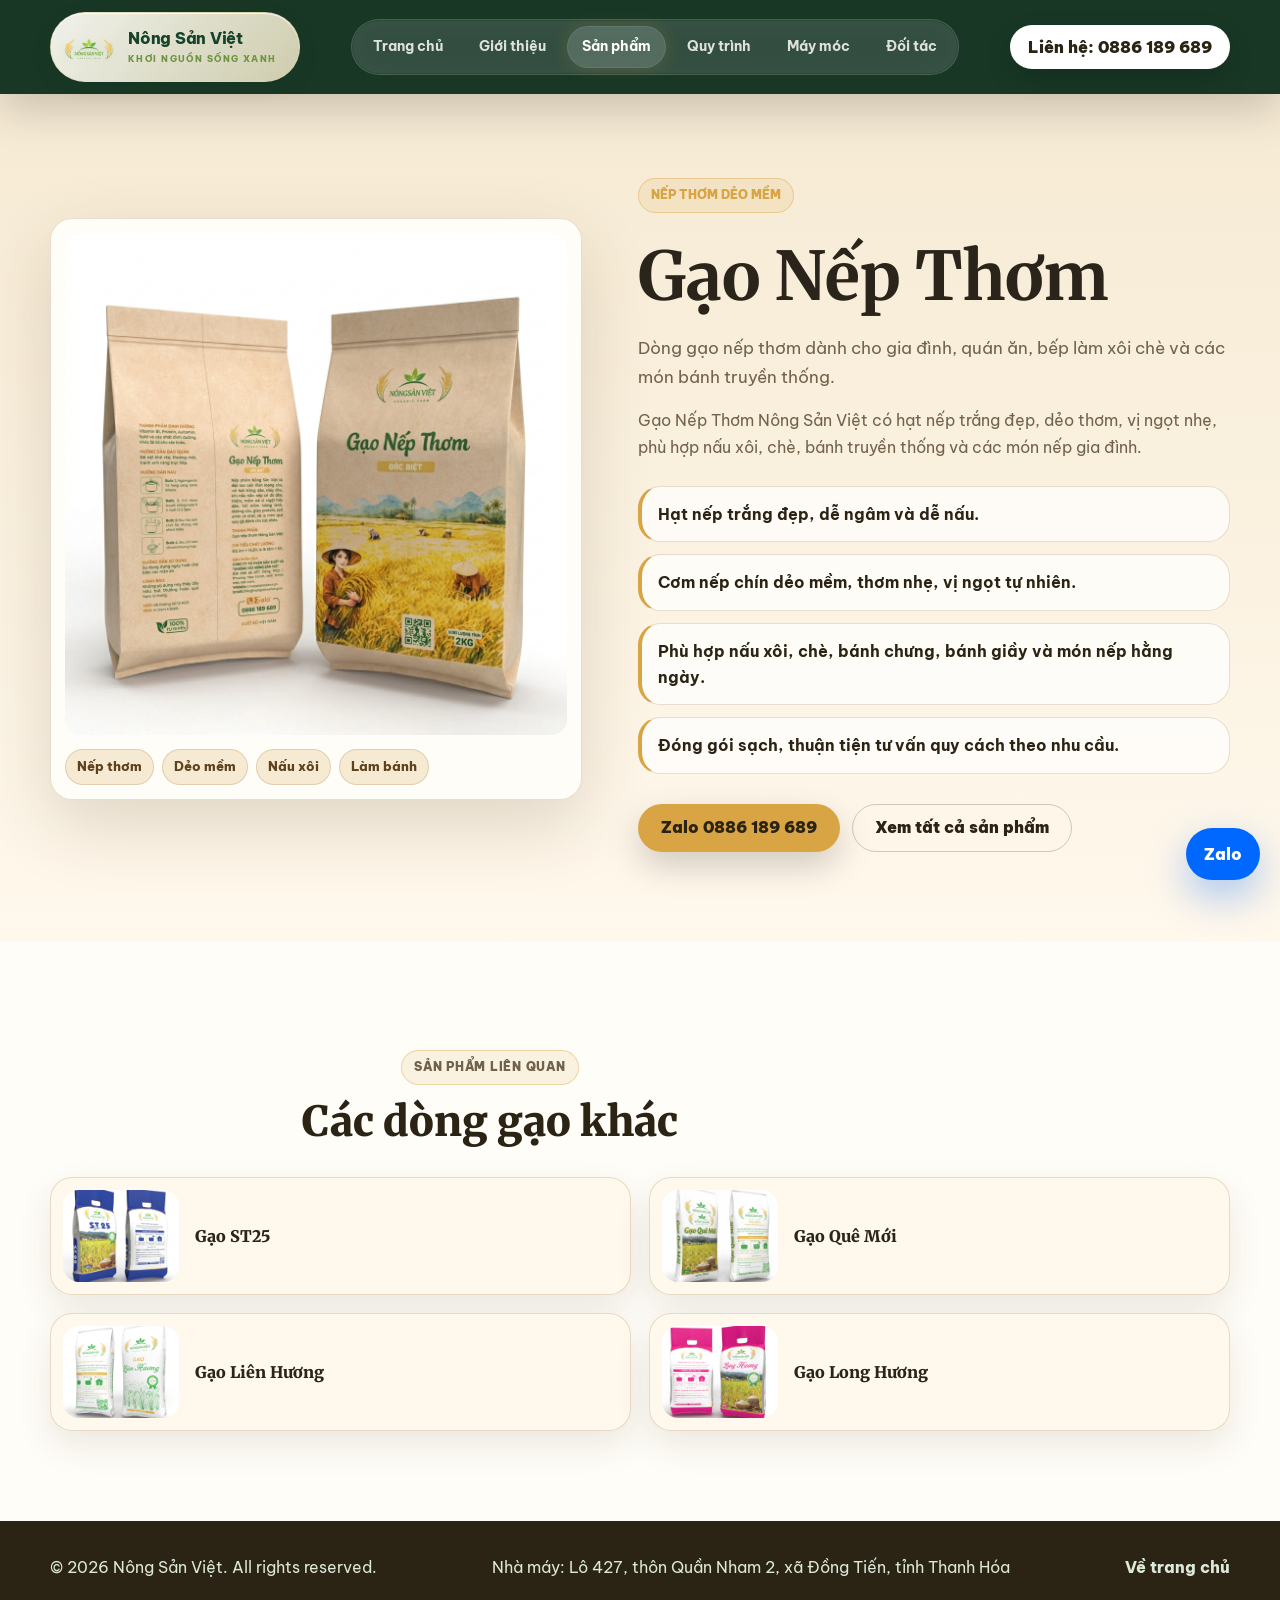
<file: sanpham/gao-nep-thom/index.html>
<!doctype html>
<html lang="vi">
<head>
  <meta charset="utf-8">
  <meta name="viewport" content="width=device-width, initial-scale=1">
  <title>Gạo Nếp Thơm | Nông Sản Việt</title>
  <meta name="description" content="Gạo Nếp Thơm Nông Sản Việt có hạt nếp trắng đẹp, dẻo thơm, vị ngọt nhẹ, phù hợp nấu xôi, chè, bánh truyền thống và các món nếp gia đình.">
  <link rel="canonical" href="https://asonlv2002.github.io/nong-san-viet-html/sanpham/gao-nep-thom/">
  <meta name="robots" content="index, follow">
  <meta property="og:type" content="website">
  <meta property="og:locale" content="vi_VN">
  <meta property="og:site_name" content="Nông Sản Việt">
  <meta property="og:title" content="Gạo Nếp Thơm | Nông Sản Việt">
  <meta property="og:description" content="Gạo Nếp Thơm Nông Sản Việt có hạt nếp trắng đẹp, dẻo thơm, vị ngọt nhẹ, phù hợp nấu xôi, chè, bánh truyền thống và các món nếp gia đình.">
  <meta property="og:url" content="https://asonlv2002.github.io/nong-san-viet-html/sanpham/gao-nep-thom/">
  <meta property="og:image" content="https://asonlv2002.github.io/nong-san-viet-html/images/gao_nep_thom.png">
  <meta property="og:image:alt" content="Gạo Nếp Thơm Nông Sản Việt">
  <meta name="twitter:card" content="summary_large_image">
  <meta name="twitter:title" content="Gạo Nếp Thơm | Nông Sản Việt">
  <meta name="twitter:description" content="Gạo Nếp Thơm Nông Sản Việt có hạt nếp trắng đẹp, dẻo thơm, vị ngọt nhẹ, phù hợp nấu xôi, chè, bánh truyền thống và các món nếp gia đình.">
  <meta name="twitter:image" content="https://asonlv2002.github.io/nong-san-viet-html/images/gao_nep_thom.png">
  <meta name="theme-color" content="#123c25">
  <link rel="preconnect" href="https://fonts.googleapis.com">
  <link rel="preconnect" href="https://fonts.gstatic.com" crossorigin>
  <link href="https://fonts.googleapis.com/css2?family=Be+Vietnam+Pro:wght@400;500;600;700;800&family=Merriweather:wght@700;900&display=swap" rel="stylesheet">
  <link rel="stylesheet" href="../../styles.css">
  <meta property="og:image:secure_url" content="https://asonlv2002.github.io/nong-san-viet-html/images/gao_nep_thom.png">
  <meta property="og:image:type" content="image/png">
  <meta property="og:image:width" content="1200">
  <meta property="og:image:height" content="630">
  <script type="application/ld+json">{"@context": "https://schema.org", "@type": "Product", "name": "Gạo Nếp Thơm", "brand": {"@type": "Brand", "name": "Nông Sản Việt"}, "description": "Gạo Nếp Thơm Nông Sản Việt có hạt nếp trắng đẹp, dẻo thơm, vị ngọt nhẹ, phù hợp nấu xôi, chè, bánh truyền thống và các món nếp gia đình.", "image": "https://asonlv2002.github.io/nong-san-viet-html/images/gao_nep_thom.png", "url": "https://asonlv2002.github.io/nong-san-viet-html/sanpham/gao-nep-thom/", "offers": {"@type": "Offer", "availability": "https://schema.org/InStock", "priceCurrency": "VND", "url": "https://asonlv2002.github.io/nong-san-viet-html/sanpham/gao-nep-thom/"}}</script>
</head>
<body>
  <a class="skip-link" href="#main">Bỏ qua điều hướng</a>
  <header class="site-header scrolled" id="siteHeader"><nav class="container nav-shell" aria-label="Điều hướng chính"><a class="brand" href="../../index.html" aria-label="Nông Sản Việt - về trang chủ"><img src="../../images/nong-san-viet-logo.png" alt="Logo Nông Sản Việt"><span><strong>Nông Sản Việt</strong><small>Khơi nguồn sống xanh</small></span></a><button class="nav-toggle" id="navToggle" type="button" aria-label="Mở menu" aria-controls="navLinks" aria-expanded="false"><svg class="nav-toggle-icon" viewBox="0 0 24 24" aria-hidden="true" focusable="false"><path class="icon-menu" d="M4 7h16M4 12h16M4 17h16" /><path class="icon-close" d="M6 6l12 12M18 6L6 18" /></svg></button><div class="nav-links" id="navLinks"><span class="nav-indicator" aria-hidden="true"></span><a class="nav-link" href="../../index.html">Trang chủ</a><a class="nav-link" href="../../gioi-thieu/index.html">Giới thiệu</a><a class="nav-link active" href="../../sanpham/index.html" aria-current="page">Sản phẩm</a><a class="nav-link" href="../../quy-trinh/index.html">Quy trình</a><a class="nav-link" href="../../may-moc/index.html">Máy móc</a><a class="nav-link" href="../../doi-tac/index.html">Đối tác</a></div><a class="nav-phone" href="tel:0886189689">Liên hệ: 0886 189 689</a></nav></header>
  <main id="main" class="route-main"><article class="section product-detail"><div class="container product-detail-grid"><div class="product-detail-media reveal"><img src="../../images/gao_nep_thom.png" alt="Gạo Nếp Thơm Nông Sản Việt" width="1024" height="1024"><div class="chip-row"><span>Nếp thơm</span><span>Dẻo mềm</span><span>Nấu xôi</span><span>Làm bánh</span></div></div><div class="product-detail-copy reveal"><p class="eyebrow">Nếp thơm dẻo mềm</p><h1>Gạo Nếp Thơm</h1><p class="hero-lead">Dòng gạo nếp thơm dành cho gia đình, quán ăn, bếp làm xôi chè và các món bánh truyền thống.</p><p>Gạo Nếp Thơm Nông Sản Việt có hạt nếp trắng đẹp, dẻo thơm, vị ngọt nhẹ, phù hợp nấu xôi, chè, bánh truyền thống và các món nếp gia đình.</p><ul class="feature-list"><li>Hạt nếp trắng đẹp, dễ ngâm và dễ nấu.</li><li>Cơm nếp chín dẻo mềm, thơm nhẹ, vị ngọt tự nhiên.</li><li>Phù hợp nấu xôi, chè, bánh chưng, bánh giầy và món nếp hằng ngày.</li><li>Đóng gói sạch, thuận tiện tư vấn quy cách theo nhu cầu.</li></ul><div class="hero-actions"><a class="btn btn-primary" href="https://zalo.me/84886189689" target="_blank" rel="noopener">Zalo 0886 189 689</a><a class="btn btn-outline-dark" href="../../sanpham/index.html">Xem tất cả sản phẩm</a></div></div></div></article><section class="section related-section"><div class="container"><div class="section-heading"><p class="eyebrow">Sản phẩm liên quan</p><h2>Các dòng gạo khác</h2></div><div class="related-grid"><a class="related-card" href="../../sanpham/gao-st25/index.html"><img src="../../images/gao_st25.jpg" alt="Gạo ST25" loading="lazy"><span>Gạo ST25</span></a><a class="related-card" href="../../sanpham/gao-que-moi/index.html"><img src="../../images/gao_que_moi.png" alt="Gạo Quê Mới" loading="lazy"><span>Gạo Quê Mới</span></a><a class="related-card" href="../../sanpham/gao-lien-huong/index.html"><img src="../../images/gao_lien_huong.jpg" alt="Gạo Liên Hương" loading="lazy"><span>Gạo Liên Hương</span></a><a class="related-card" href="../../sanpham/gao-long-huong/index.html"><img src="../../images/gao_long_huong.jpg" alt="Gạo Long Hương" loading="lazy"><span>Gạo Long Hương</span></a></div></div></section></main>
  <footer class="site-footer"><div class="container footer-row"><p>© 2026 Nông Sản Việt. All rights reserved.</p><p>Nhà máy: Lô 427, thôn Quần Nham 2, xã Đồng Tiến, tỉnh Thanh Hóa</p><a href="../../index.html">Về trang chủ</a></div></footer>
  <a class="floating-contact" href="https://zalo.me/84886189689" target="_blank" rel="noopener" aria-label="Mo Zalo Nong San Viet qua so 0886 189 689">Zalo</a>
  <script src="../../script.js"></script>
</body>
</html>
</file>
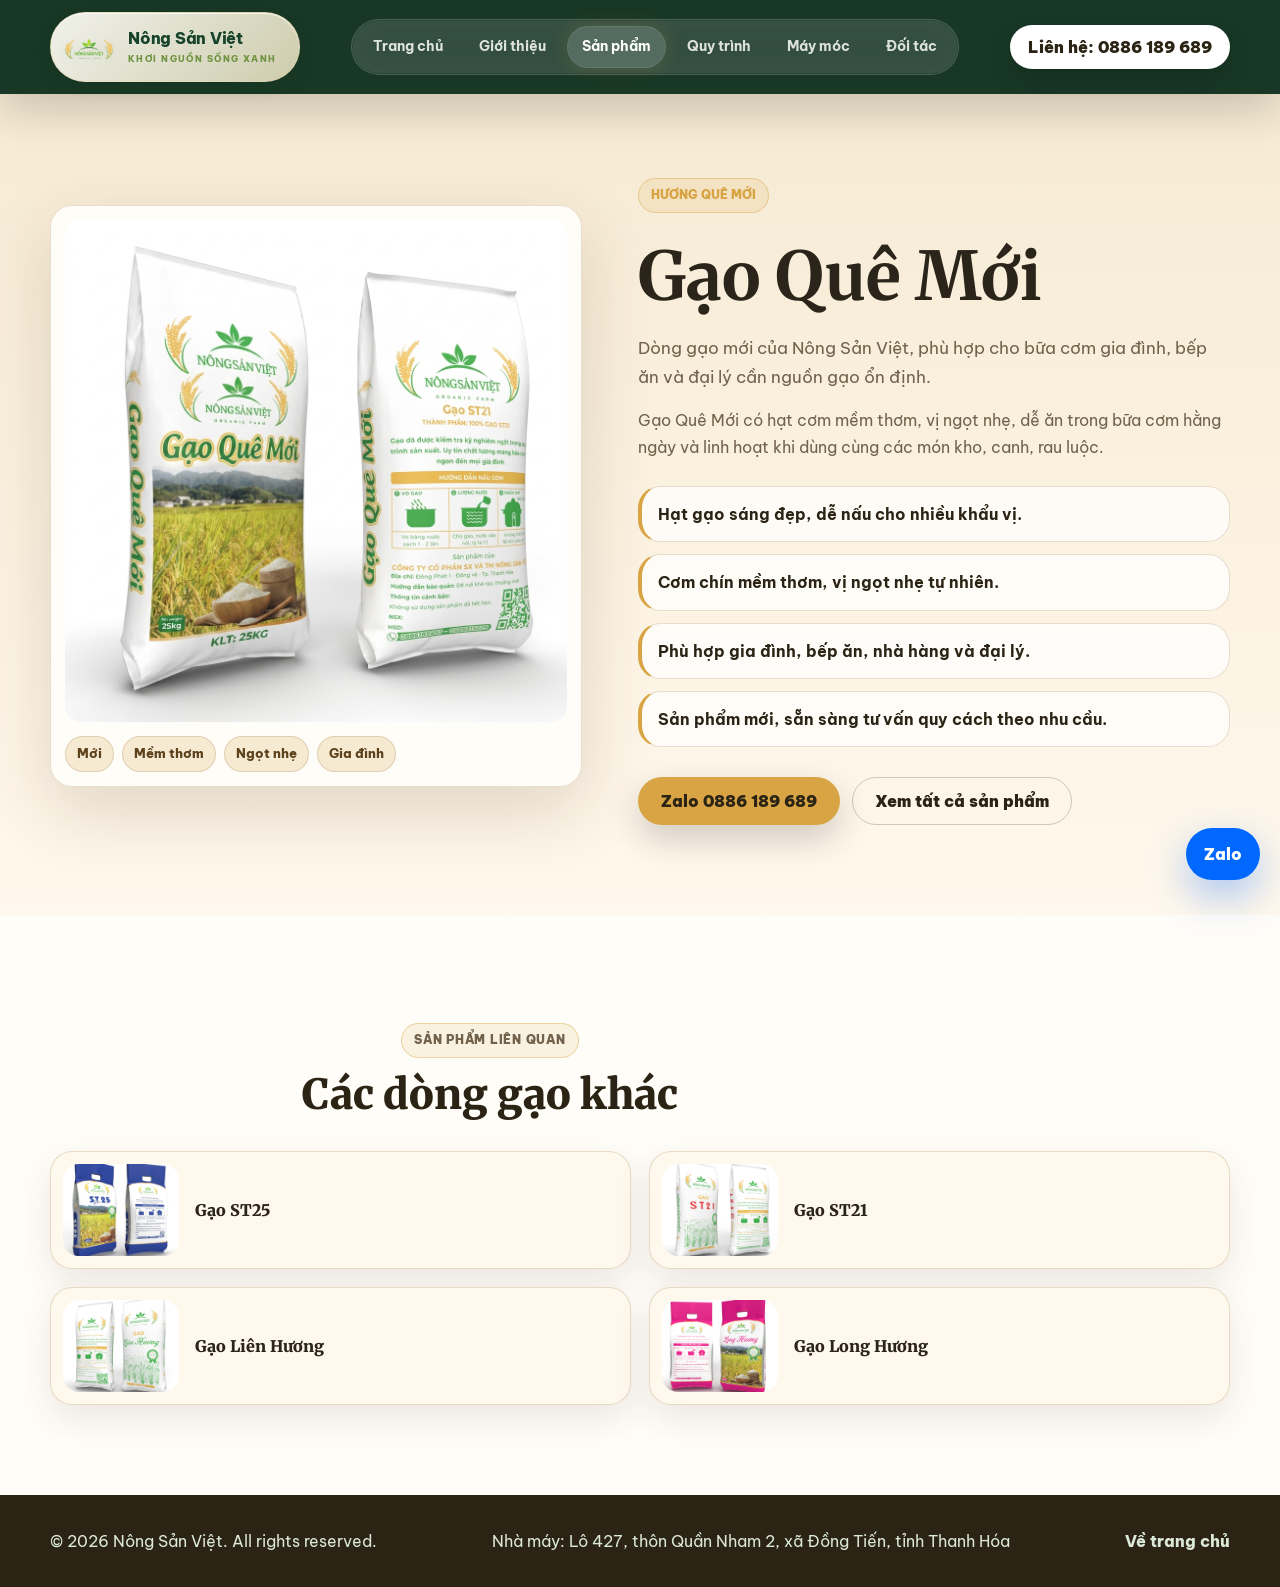
<file: sanpham/gao-que-moi/index.html>
<!doctype html>
<html lang="vi">
<head>
  <meta charset="utf-8">
  <meta name="viewport" content="width=device-width, initial-scale=1">
  <title>Gạo Quê Mới | Nông Sản Việt</title>
  <meta name="description" content="Gạo Quê Mới là dòng sản phẩm mới của Nông Sản Việt, cơm mềm thơm, vị ngọt nhẹ, phù hợp bữa cơm gia đình, bếp ăn và đại lý.">
  <link rel="canonical" href="https://asonlv2002.github.io/nong-san-viet-html/sanpham/gao-que-moi/">
  <meta name="robots" content="index, follow">
  <meta property="og:type" content="website">
  <meta property="og:locale" content="vi_VN">
  <meta property="og:site_name" content="Nông Sản Việt">
  <meta property="og:title" content="Gạo Quê Mới | Nông Sản Việt">
  <meta property="og:description" content="Gạo Quê Mới là dòng sản phẩm mới của Nông Sản Việt, cơm mềm thơm, vị ngọt nhẹ, phù hợp bữa cơm gia đình, bếp ăn và đại lý.">
  <meta property="og:url" content="https://asonlv2002.github.io/nong-san-viet-html/sanpham/gao-que-moi/">
  <meta property="og:image" content="https://asonlv2002.github.io/nong-san-viet-html/images/gao_que_moi.png">
  <meta property="og:image:alt" content="Gạo Quê Mới Nông Sản Việt">
  <meta name="twitter:card" content="summary_large_image">
  <meta name="twitter:title" content="Gạo Quê Mới | Nông Sản Việt">
  <meta name="twitter:description" content="Gạo Quê Mới là dòng sản phẩm mới của Nông Sản Việt, cơm mềm thơm, vị ngọt nhẹ, phù hợp bữa cơm gia đình, bếp ăn và đại lý.">
  <meta name="twitter:image" content="https://asonlv2002.github.io/nong-san-viet-html/images/gao_que_moi.png">
  <meta name="theme-color" content="#123c25">
  <link rel="preconnect" href="https://fonts.googleapis.com">
  <link rel="preconnect" href="https://fonts.gstatic.com" crossorigin>
  <link href="https://fonts.googleapis.com/css2?family=Be+Vietnam+Pro:wght@400;500;600;700;800&family=Merriweather:wght@700;900&display=swap" rel="stylesheet">
  <link rel="stylesheet" href="../../styles.css">
  <meta property="og:image:secure_url" content="https://asonlv2002.github.io/nong-san-viet-html/images/gao_que_moi.png">
  <meta property="og:image:type" content="image/png">
  <meta property="og:image:width" content="1200">
  <meta property="og:image:height" content="630">
  <script type="application/ld+json">{"@context":"https://schema.org","@type":"Product","name":"Gạo Quê Mới","brand":{"@type":"Brand","name":"Nông Sản Việt"},"description":"Gạo Quê Mới là dòng sản phẩm mới của Nông Sản Việt, cơm mềm thơm, vị ngọt nhẹ, phù hợp bữa cơm gia đình, bếp ăn và đại lý.","image":"https://asonlv2002.github.io/nong-san-viet-html/images/gao_que_moi.png","url":"https://asonlv2002.github.io/nong-san-viet-html/sanpham/gao-que-moi/","offers":{"@type":"Offer","availability":"https://schema.org/InStock","priceCurrency":"VND","url":"https://asonlv2002.github.io/nong-san-viet-html/sanpham/gao-que-moi/"}}</script>
</head>
<body>
  <a class="skip-link" href="#main">Bỏ qua điều hướng</a>
  <header class="site-header scrolled" id="siteHeader"><nav class="container nav-shell" aria-label="Điều hướng chính"><a class="brand" href="../../index.html" aria-label="Nông Sản Việt - về trang chủ"><img src="../../images/nong-san-viet-logo.png" alt="Logo Nông Sản Việt"><span><strong>Nông Sản Việt</strong><small>Khơi nguồn sống xanh</small></span></a><button class="nav-toggle" id="navToggle" type="button" aria-label="Mở menu" aria-controls="navLinks" aria-expanded="false">
        <svg class="nav-toggle-icon" viewBox="0 0 24 24" aria-hidden="true" focusable="false">
          <path class="icon-menu" d="M4 7h16M4 12h16M4 17h16" />
          <path class="icon-close" d="M6 6l12 12M18 6L6 18" />
        </svg>
      </button><div class="nav-links" id="navLinks"><span class="nav-indicator" aria-hidden="true"></span><a class="nav-link" href="../../index.html">Trang chủ</a><a class="nav-link" href="../../gioi-thieu/index.html">Giới thiệu</a><a class="nav-link active" href="../../sanpham/index.html" aria-current="page">Sản phẩm</a><a class="nav-link" href="../../quy-trinh/index.html">Quy trình</a><a class="nav-link" href="../../may-moc/index.html">Máy móc</a><a class="nav-link" href="../../doi-tac/index.html">Đối tác</a></div><a class="nav-phone" href="tel:0886189689">Liên hệ: 0886 189 689</a></nav></header>
  <main id="main" class="route-main"><article class="section product-detail"><div class="container product-detail-grid"><div class="product-detail-media reveal"><img src="../../images/gao_que_moi.png" alt="Gạo Quê Mới Nông Sản Việt" width="1024" height="1024"><div class="chip-row"><span>Mới</span><span>Mềm thơm</span><span>Ngọt nhẹ</span><span>Gia đình</span></div></div><div class="product-detail-copy reveal"><p class="eyebrow">Hương quê mới</p><h1>Gạo Quê Mới</h1><p class="hero-lead">Dòng gạo mới của Nông Sản Việt, phù hợp cho bữa cơm gia đình, bếp ăn và đại lý cần nguồn gạo ổn định.</p><p>Gạo Quê Mới có hạt cơm mềm thơm, vị ngọt nhẹ, dễ ăn trong bữa cơm hằng ngày và linh hoạt khi dùng cùng các món kho, canh, rau luộc.</p><ul class="feature-list"><li>Hạt gạo sáng đẹp, dễ nấu cho nhiều khẩu vị.</li><li>Cơm chín mềm thơm, vị ngọt nhẹ tự nhiên.</li><li>Phù hợp gia đình, bếp ăn, nhà hàng và đại lý.</li><li>Sản phẩm mới, sẵn sàng tư vấn quy cách theo nhu cầu.</li></ul><div class="hero-actions"><a class="btn btn-primary" href="https://zalo.me/84886189689" target="_blank" rel="noopener">Zalo 0886 189 689</a><a class="btn btn-outline-dark" href="../../sanpham/index.html">Xem tất cả sản phẩm</a></div></div></div></article><section class="section related-section"><div class="container"><div class="section-heading"><p class="eyebrow">Sản phẩm liên quan</p><h2>Các dòng gạo khác</h2></div><div class="related-grid"><a class="related-card" href="../../sanpham/gao-st25/index.html"><img src="../../images/gao_st25.jpg" alt="Gạo ST25" loading="lazy"><span>Gạo ST25</span></a><a class="related-card" href="../../sanpham/gao-st21/index.html"><img src="../../images/gao_st21.jpg" alt="Gạo ST21" loading="lazy"><span>Gạo ST21</span></a><a class="related-card" href="../../sanpham/gao-lien-huong/index.html"><img src="../../images/gao_lien_huong.jpg" alt="Gạo Liên Hương" loading="lazy"><span>Gạo Liên Hương</span></a><a class="related-card" href="../../sanpham/gao-long-huong/index.html"><img src="../../images/gao_long_huong.jpg" alt="Gạo Long Hương" loading="lazy"><span>Gạo Long Hương</span></a></div></div></section></main>
  <footer class="site-footer"><div class="container footer-row"><p>© 2026 Nông Sản Việt. All rights reserved.</p><p>Nhà máy: Lô 427, thôn Quần Nham 2, xã Đồng Tiến, tỉnh Thanh Hóa</p><a href="../../index.html">Về trang chủ</a></div></footer>
  <a class="floating-contact" href="https://zalo.me/84886189689" target="_blank" rel="noopener" aria-label="Mo Zalo Nong San Viet qua so 0886 189 689">Zalo</a>
  <script src="../../script.js"></script>
</body>
</html>
</file>
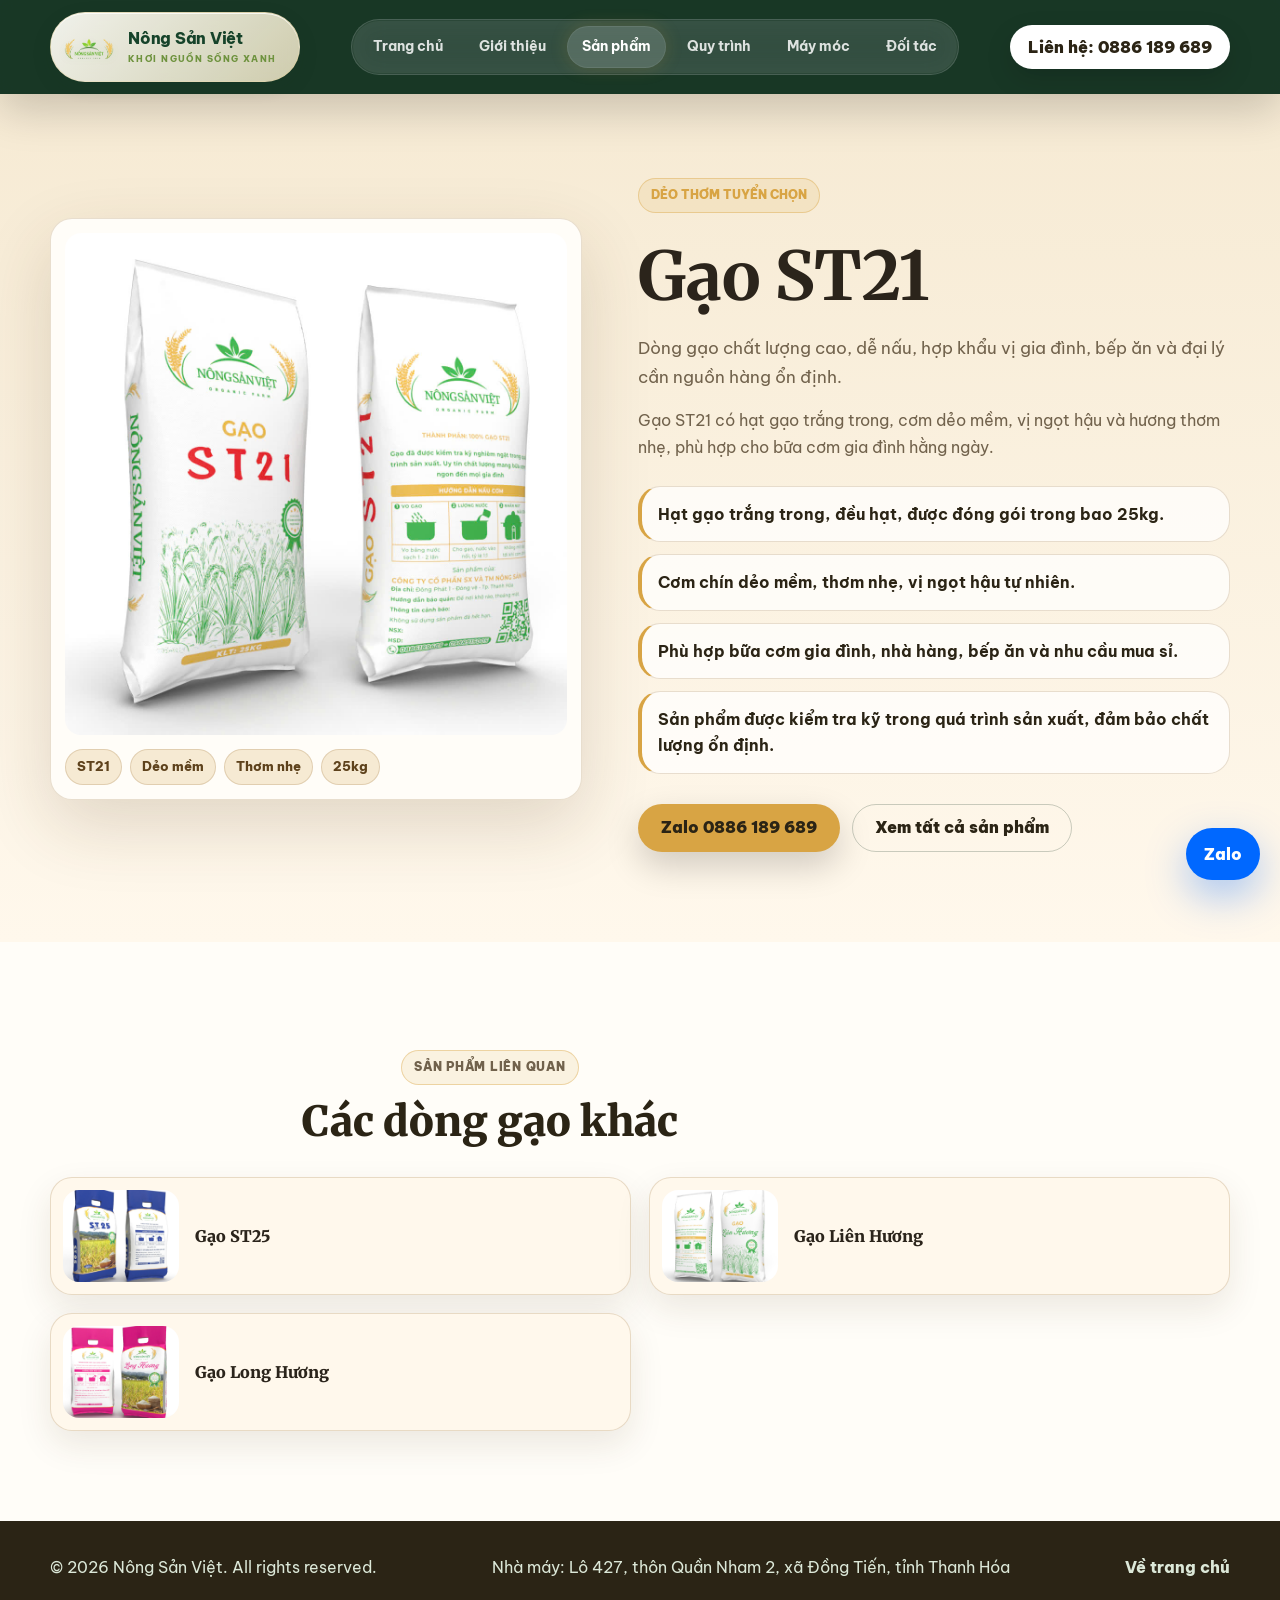
<file: sanpham/gao-st21/index.html>
<!doctype html>

<html lang="vi">

<head>

  <meta charset="utf-8">

  <meta name="viewport" content="width=device-width, initial-scale=1">

  <title>Gạo Đài Thơm | Nông Sản Việt</title>

  <meta name="description" content="Gạo Đài Thơm hạt thon dài, cơm mềm dẻo vừa, vị ngọt nhẹ và hương thơm dễ ăn cho bữa cơm gia đình hằng ngày.">

  <link rel="canonical" href="https://asonlv2002.github.io/nong-san-viet-html/sanpham/gao-st21/">

  <meta name="robots" content="index, follow">

  <meta property="og:type" content="website">

  <meta property="og:locale" content="vi_VN">

  <meta property="og:site_name" content="Nông Sản Việt">

  <meta property="og:title" content="Gạo Đài Thơm | Nông Sản Việt">

  <meta property="og:description" content="Gạo Đài Thơm hạt thon dài, cơm mềm dẻo vừa, vị ngọt nhẹ và hương thơm dễ ăn cho bữa cơm gia đình hằng ngày.">

  <meta property="og:url" content="https://asonlv2002.github.io/nong-san-viet-html/sanpham/gao-st21/">

  <meta property="og:image" content="https://asonlv2002.github.io/nong-san-viet-html/images/gao_st21.jpg">

  <meta property="og:image:alt" content="Gạo Đài Thơm | Nông Sản Việt">

  <meta name="twitter:card" content="summary_large_image">

  <meta name="twitter:title" content="Gạo Đài Thơm | Nông Sản Việt">

  <meta name="twitter:description" content="Gạo Đài Thơm hạt thon dài, cơm mềm dẻo vừa, vị ngọt nhẹ và hương thơm dễ ăn cho bữa cơm gia đình hằng ngày.">

  <meta name="twitter:image" content="https://asonlv2002.github.io/nong-san-viet-html/images/gao_st21.jpg">

  <meta name="theme-color" content="#123c25">

  <link rel="preconnect" href="https://fonts.googleapis.com">

  <link rel="preconnect" href="https://fonts.gstatic.com" crossorigin>

  <link href="https://fonts.googleapis.com/css2?family=Be+Vietnam+Pro:wght@400;500;600;700;800&family=Merriweather:wght@700;900&display=swap" rel="stylesheet">

  <link rel="stylesheet" href="../../styles.css">

  <meta property="og:image:secure_url" content="https://asonlv2002.github.io/nong-san-viet-html/images/gao_st21.jpg">

  <meta property="og:image:type" content="image/jpeg">

  <meta property="og:image:width" content="1200">

  <meta property="og:image:height" content="630">

  <script type="application/ld+json">{"@context":"https://schema.org","@type":"Product","name":"Gạo ST21","brand":{"@type":"Brand","name":"Nông Sản Việt"},"description":"Gạo ST21 có hạt gạo trắng trong, cơm dẻo mềm, vị ngọt hậu và hương thơm nhẹ, phù hợp cho bữa cơm gia đình hằng ngày.","image":"https://asonlv2002.github.io/nong-san-viet-html/images/gao_st21.jpg","url":"https://asonlv2002.github.io/nong-san-viet-html/sanpham/gao-st21/","offers":{"@type":"Offer","availability":"https://schema.org/InStock","priceCurrency":"VND","url":"https://asonlv2002.github.io/nong-san-viet-html/sanpham/gao-st21/"}}</script>

</head>

<body>

  <a class="skip-link" href="#main">Bỏ qua điều hướng</a>

  <header class="site-header scrolled" id="siteHeader">

    <nav class="container nav-shell" aria-label="Điều hướng chính">

      <a class="brand" href="../../index.html" aria-label="Nông Sản Việt - và trang chủ"><img src="../../images/nong-san-viet-logo.png" alt="Logo Nông Sản Việt"><span><strong>Nông Sản Việt</strong><small>Khơi nguồn sống xanh</small></span></a>

      <button class="nav-toggle" id="navToggle" type="button" aria-label="Mở menu" aria-controls="navLinks" aria-expanded="false">
        <svg class="nav-toggle-icon" viewBox="0 0 24 24" aria-hidden="true" focusable="false">
          <path class="icon-menu" d="M4 7h16M4 12h16M4 17h16" />
          <path class="icon-close" d="M6 6l12 12M18 6L6 18" />
        </svg>
      </button>

      <div class="nav-links" id="navLinks"><span class="nav-indicator" aria-hidden="true"></span><a class="nav-link" href="../../index.html">Trang chủ</a><a class="nav-link" href="../../gioi-thieu/index.html">Giới thiệu</a><a class="nav-link active" href="../../sanpham/index.html" aria-current="page">Sản phẩm</a><a class="nav-link" href="../../quy-trinh/index.html">Quy trình</a><a class="nav-link" href="../../may-moc/index.html">Máy móc</a><a class="nav-link" href="../../doi-tac/index.html">Đối tác</a></div>

      <a class="nav-phone" href="tel:0886189689">Liên hệ: 0886 189 689</a>

    </nav>

  </header>

  <main id="main" class="route-main"><article class="section product-detail"><div class="container product-detail-grid"><div class="product-detail-media reveal"><img src="../../images/gao_st21.jpg" alt="Gạo ST21 Nông Sản Việt" width="1024" height="1024"><div class="chip-row"><span>ST21</span><span>Dẻo mềm</span><span>Thơm nhẹ</span><span>25kg</span></div></div><div class="product-detail-copy reveal"><p class="eyebrow">Dẻo thơm tuyển chọn</p><h1>Gạo ST21</h1><p class="hero-lead">Dòng gạo chất lượng cao, dễ nấu, hợp khẩu vị gia đình, bếp ăn và đại lý cần nguồn hàng ổn định.</p><p>Gạo ST21 có hạt gạo trắng trong, cơm dẻo mềm, vị ngọt hậu và hương thơm nhẹ, phù hợp cho bữa cơm gia đình hằng ngày.</p><ul class="feature-list"><li>Hạt gạo trắng trong, đều hạt, được đóng gói trong bao 25kg.</li><li>Cơm chín dẻo mềm, thơm nhẹ, vị ngọt hậu tự nhiên.</li><li>Phù hợp bữa cơm gia đình, nhà hàng, bếp ăn và nhu cầu mua sỉ.</li><li>Sản phẩm được kiểm tra kỹ trong quá trình sản xuất, đảm bảo chất lượng ổn định.</li></ul><div class="hero-actions"><a class="btn btn-primary" href="https://zalo.me/84886189689" target="_blank" rel="noopener">Zalo 0886 189 689</a><a class="btn btn-outline-dark" href="../../sanpham/index.html">Xem tất cả sản phẩm</a></div></div></div></article><section class="section related-section"><div class="container"><div class="section-heading"><p class="eyebrow">Sản phẩm liên quan</p><h2>Các dòng gạo khác</h2></div><div class="related-grid"><a class="related-card" href="../../sanpham/gao-st25/index.html"><img src="../../images/gao_st25.jpg" alt="Gạo ST25" loading="lazy"><span>Gạo ST25</span></a><a class="related-card" href="../../sanpham/gao-lien-huong/index.html"><img src="../../images/gao_lien_huong.jpg" alt="Gạo Liên Hương" loading="lazy"><span>Gạo Liên Hương</span></a><a class="related-card" href="../../sanpham/gao-long-huong/index.html"><img src="../../images/gao_long_huong.jpg" alt="Gạo Long Hương" loading="lazy"><span>Gạo Long Hương</span></a></div></div></section></main>

  <footer class="site-footer"><div class="container footer-row"><p>© 2026 Nông Sản Việt. All rights reserved.</p><p>Nhà máy: Lô 427, thôn Quần Nham 2, xã Đồng Tiến, tỉnh Thanh Hóa</p><a href="../../index.html">Về trang chủ</a></div></footer>

  <a class="floating-contact" href="https://zalo.me/84886189689" target="_blank" rel="noopener" aria-label="Mo Zalo Nong San Viet qua so 0886 189 689">Zalo</a>

  <script src="../../script.js"></script>

</body>

</html>
</file>
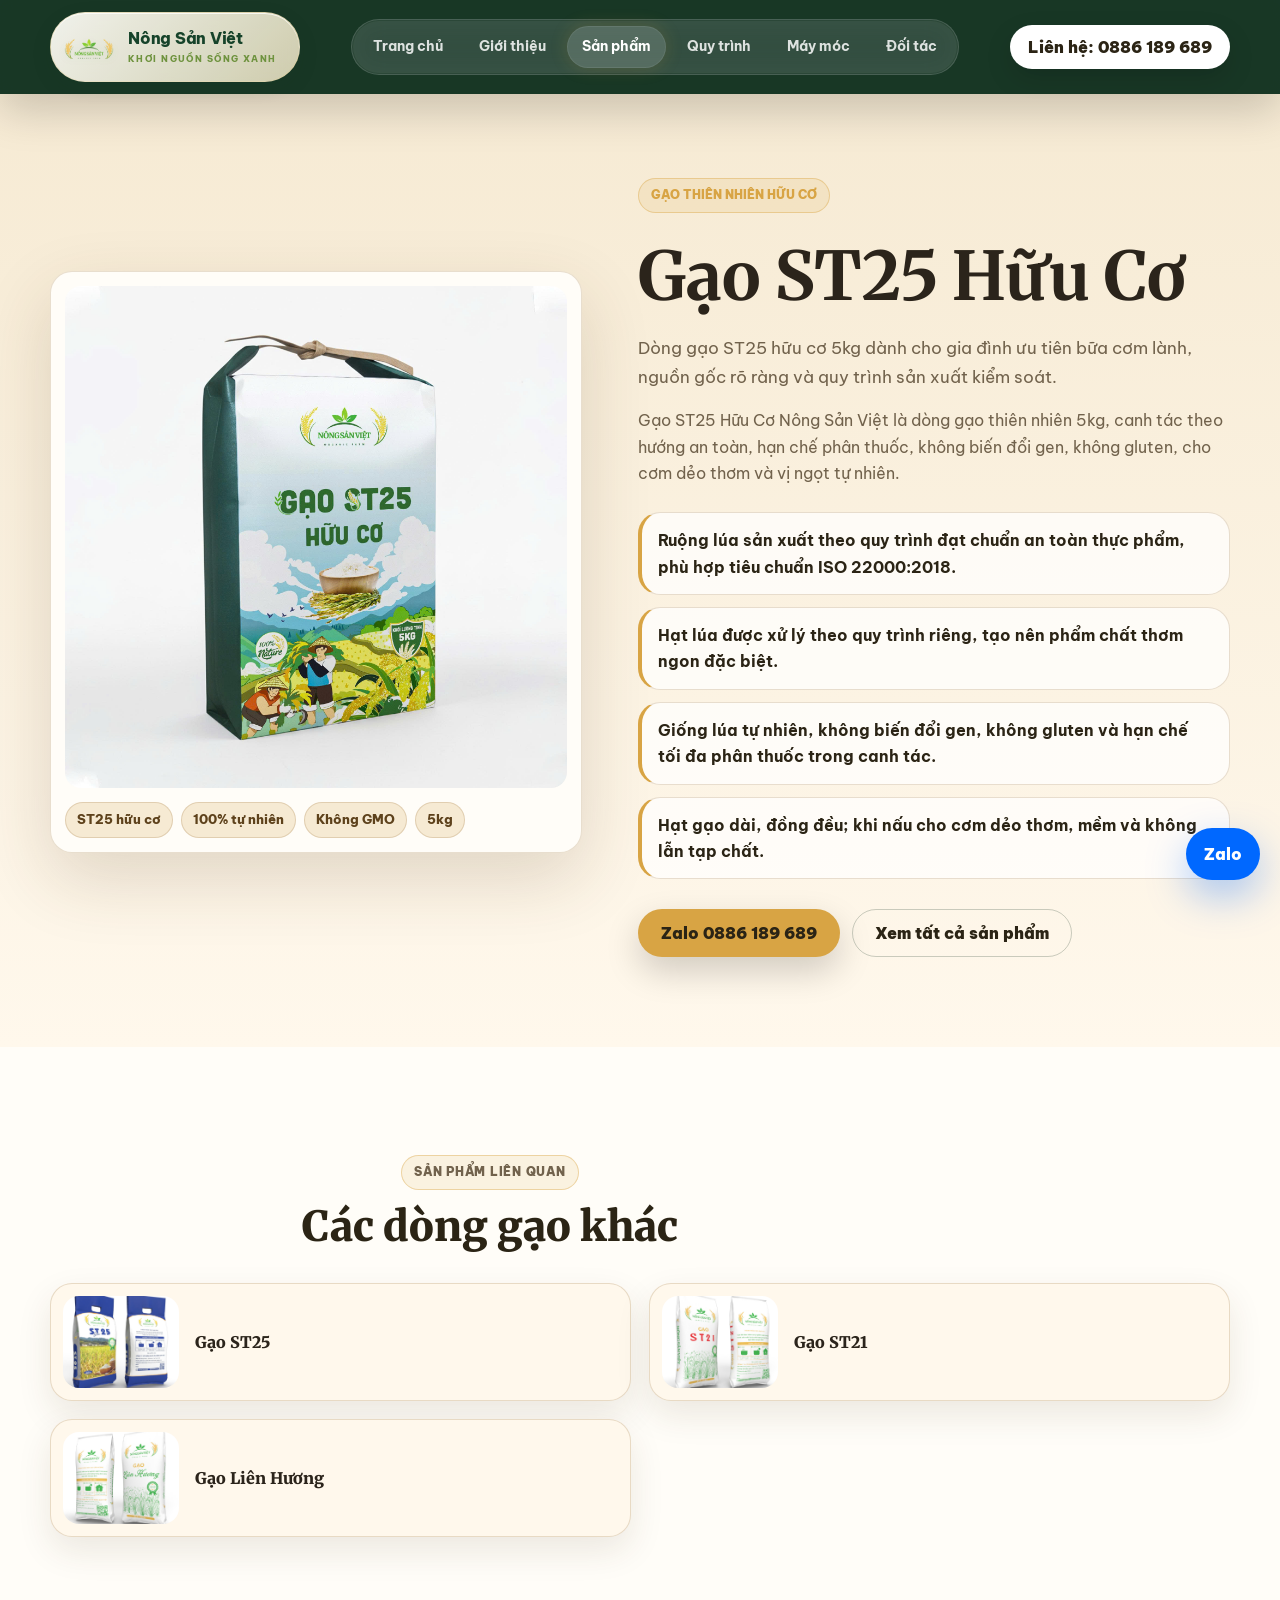
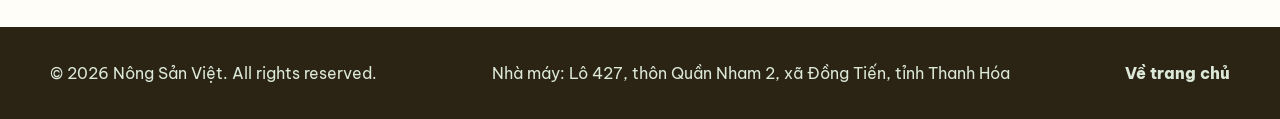
<file: sanpham/gao-st25-huu-co/index.html>
<!doctype html>

<html lang="vi">

<head>

  <meta charset="utf-8">

  <meta name="viewport" content="width=device-width, initial-scale=1">

  <title>Gạo Đài Thơm | Nông Sản Việt</title>

  <meta name="description" content="Gạo Đài Thơm hạt thon dài, cơm mềm dẻo vừa, vị ngọt nhẹ và hương thơm dễ ăn cho bữa cơm gia đình hằng ngày.">

  <link rel="canonical" href="https://asonlv2002.github.io/nong-san-viet-html/sanpham/gao-st25-huu-co/">

  <meta name="robots" content="index, follow">

  <meta property="og:type" content="website">

  <meta property="og:locale" content="vi_VN">

  <meta property="og:site_name" content="Nông Sản Việt">

  <meta property="og:title" content="Gạo Đài Thơm | Nông Sản Việt">

  <meta property="og:description" content="Gạo Đài Thơm hạt thon dài, cơm mềm dẻo vừa, vị ngọt nhẹ và hương thơm dễ ăn cho bữa cơm gia đình hằng ngày.">

  <meta property="og:url" content="https://asonlv2002.github.io/nong-san-viet-html/sanpham/gao-st25-huu-co/">

  <meta property="og:image" content="https://asonlv2002.github.io/nong-san-viet-html/images/gao_st25_huu_co.jpg">

  <meta property="og:image:alt" content="Gạo Đài Thơm | Nông Sản Việt">

  <meta name="twitter:card" content="summary_large_image">

  <meta name="twitter:title" content="Gạo Đài Thơm | Nông Sản Việt">

  <meta name="twitter:description" content="Gạo Đài Thơm hạt thon dài, cơm mềm dẻo vừa, vị ngọt nhẹ và hương thơm dễ ăn cho bữa cơm gia đình hằng ngày.">

  <meta name="twitter:image" content="https://asonlv2002.github.io/nong-san-viet-html/images/gao_st25_huu_co.jpg">

  <meta name="theme-color" content="#123c25">

  <link rel="preconnect" href="https://fonts.googleapis.com">

  <link rel="preconnect" href="https://fonts.gstatic.com" crossorigin>

  <link href="https://fonts.googleapis.com/css2?family=Be+Vietnam+Pro:wght@400;500;600;700;800&family=Merriweather:wght@700;900&display=swap" rel="stylesheet">

  <link rel="stylesheet" href="../../styles.css">

  <meta property="og:image:secure_url" content="https://asonlv2002.github.io/nong-san-viet-html/images/gao_st25_huu_co.jpg">

  <meta property="og:image:type" content="image/jpeg">

  <meta property="og:image:width" content="1200">

  <meta property="og:image:height" content="630">

  <script type="application/ld+json">{"@context":"https://schema.org","@type":"Product","name":"Gạo ST25 Hữu Cơ","brand":{"@type":"Brand","name":"Nông Sản Việt"},"description":"Gạo ST25 Hữu Cơ Nông Sản Việt là dòng gạo thiên nhiên 5kg, canh tác theo hướng an toàn, hạn chế phân thuốc, không biến đổi gen, không gluten, cho cơm dẻo thơm và vị ngọt tự nhiên.","image":"https://asonlv2002.github.io/nong-san-viet-html/images/gao_st25_huu_co.jpg","url":"https://asonlv2002.github.io/nong-san-viet-html/sanpham/gao-st25-huu-co/","offers":{"@type":"Offer","availability":"https://schema.org/InStock","priceCurrency":"VND","url":"https://asonlv2002.github.io/nong-san-viet-html/sanpham/gao-st25-huu-co/"}}</script>

</head>

<body>

  <a class="skip-link" href="#main">Bỏ qua điều hướng</a>

  <header class="site-header scrolled" id="siteHeader">

    <nav class="container nav-shell" aria-label="Điều hướng chính">

      <a class="brand" href="../../index.html" aria-label="Nông Sản Việt - và trang chủ"><img src="../../images/nong-san-viet-logo.png" alt="Logo Nông Sản Việt"><span><strong>Nông Sản Việt</strong><small>Khơi nguồn sống xanh</small></span></a>

      <button class="nav-toggle" id="navToggle" type="button" aria-label="Mở menu" aria-controls="navLinks" aria-expanded="false">
        <svg class="nav-toggle-icon" viewBox="0 0 24 24" aria-hidden="true" focusable="false">
          <path class="icon-menu" d="M4 7h16M4 12h16M4 17h16" />
          <path class="icon-close" d="M6 6l12 12M18 6L6 18" />
        </svg>
      </button>

      <div class="nav-links" id="navLinks"><span class="nav-indicator" aria-hidden="true"></span><a class="nav-link" href="../../index.html">Trang chủ</a><a class="nav-link" href="../../gioi-thieu/index.html">Giới thiệu</a><a class="nav-link active" href="../../sanpham/index.html" aria-current="page">Sản phẩm</a><a class="nav-link" href="../../quy-trinh/index.html">Quy trình</a><a class="nav-link" href="../../may-moc/index.html">Máy móc</a><a class="nav-link" href="../../doi-tac/index.html">Đối tác</a></div>

      <a class="nav-phone" href="tel:0886189689">Liên hệ: 0886 189 689</a>

    </nav>

  </header>

  <main id="main" class="route-main"><article class="section product-detail"><div class="container product-detail-grid"><div class="product-detail-media reveal"><img src="../../images/gao_st25_huu_co.jpg" alt="Gạo ST25 Hữu Cơ Nông Sản Việt" width="1024" height="1024"><div class="chip-row"><span>ST25 hữu cơ</span><span>100% tự nhiên</span><span>Không GMO</span><span>5kg</span></div></div><div class="product-detail-copy reveal"><p class="eyebrow">Gạo thiên nhiên hữu cơ</p><h1>Gạo ST25 Hữu Cơ</h1><p class="hero-lead">Dòng gạo ST25 hữu cơ 5kg dành cho gia đình ưu tiên bữa cơm lành, nguồn gốc rõ ràng và quy trình sản xuất kiểm soát.</p><p>Gạo ST25 Hữu Cơ Nông Sản Việt là dòng gạo thiên nhiên 5kg, canh tác theo hướng an toàn, hạn chế phân thuốc, không biến đổi gen, không gluten, cho cơm dẻo thơm và vị ngọt tự nhiên.</p><ul class="feature-list"><li>Ruộng lúa sản xuất theo quy trình đạt chuẩn an toàn thực phẩm, phù hợp tiêu chuẩn ISO 22000:2018.</li><li>Hạt lúa được xử lý theo quy trình riêng, tạo nên phẩm chất thơm ngon đặc biệt.</li><li>Giống lúa tự nhiên, không biến đổi gen, không gluten và hạn chế tối đa phân thuốc trong canh tác.</li><li>Hạt gạo dài, đồng đều; khi nấu cho cơm dẻo thơm, mềm và không lẫn tạp chất.</li></ul><div class="hero-actions"><a class="btn btn-primary" href="https://zalo.me/84886189689" target="_blank" rel="noopener">Zalo 0886 189 689</a><a class="btn btn-outline-dark" href="../../sanpham/index.html">Xem tất cả sản phẩm</a></div></div></div></article><section class="section related-section"><div class="container"><div class="section-heading"><p class="eyebrow">Sản phẩm liên quan</p><h2>Các dòng gạo khác</h2></div><div class="related-grid"><a class="related-card" href="../../sanpham/gao-st25/index.html"><img src="../../images/gao_st25.jpg" alt="Gạo ST25" loading="lazy"><span>Gạo ST25</span></a><a class="related-card" href="../../sanpham/gao-st21/index.html"><img src="../../images/gao_st21.jpg" alt="Gạo ST21" loading="lazy"><span>Gạo ST21</span></a><a class="related-card" href="../../sanpham/gao-lien-huong/index.html"><img src="../../images/gao_lien_huong.jpg" alt="Gạo Liên Hương" loading="lazy"><span>Gạo Liên Hương</span></a></div></div></section></main>

  <footer class="site-footer"><div class="container footer-row"><p>© 2026 Nông Sản Việt. All rights reserved.</p><p>Nhà máy: Lô 427, thôn Quần Nham 2, xã Đồng Tiến, tỉnh Thanh Hóa</p><a href="../../index.html">Về trang chủ</a></div></footer>

  <a class="floating-contact" href="https://zalo.me/84886189689" target="_blank" rel="noopener" aria-label="Mo Zalo Nong San Viet qua so 0886 189 689">Zalo</a>

  <script src="../../script.js"></script>

</body>

</html>
</file>
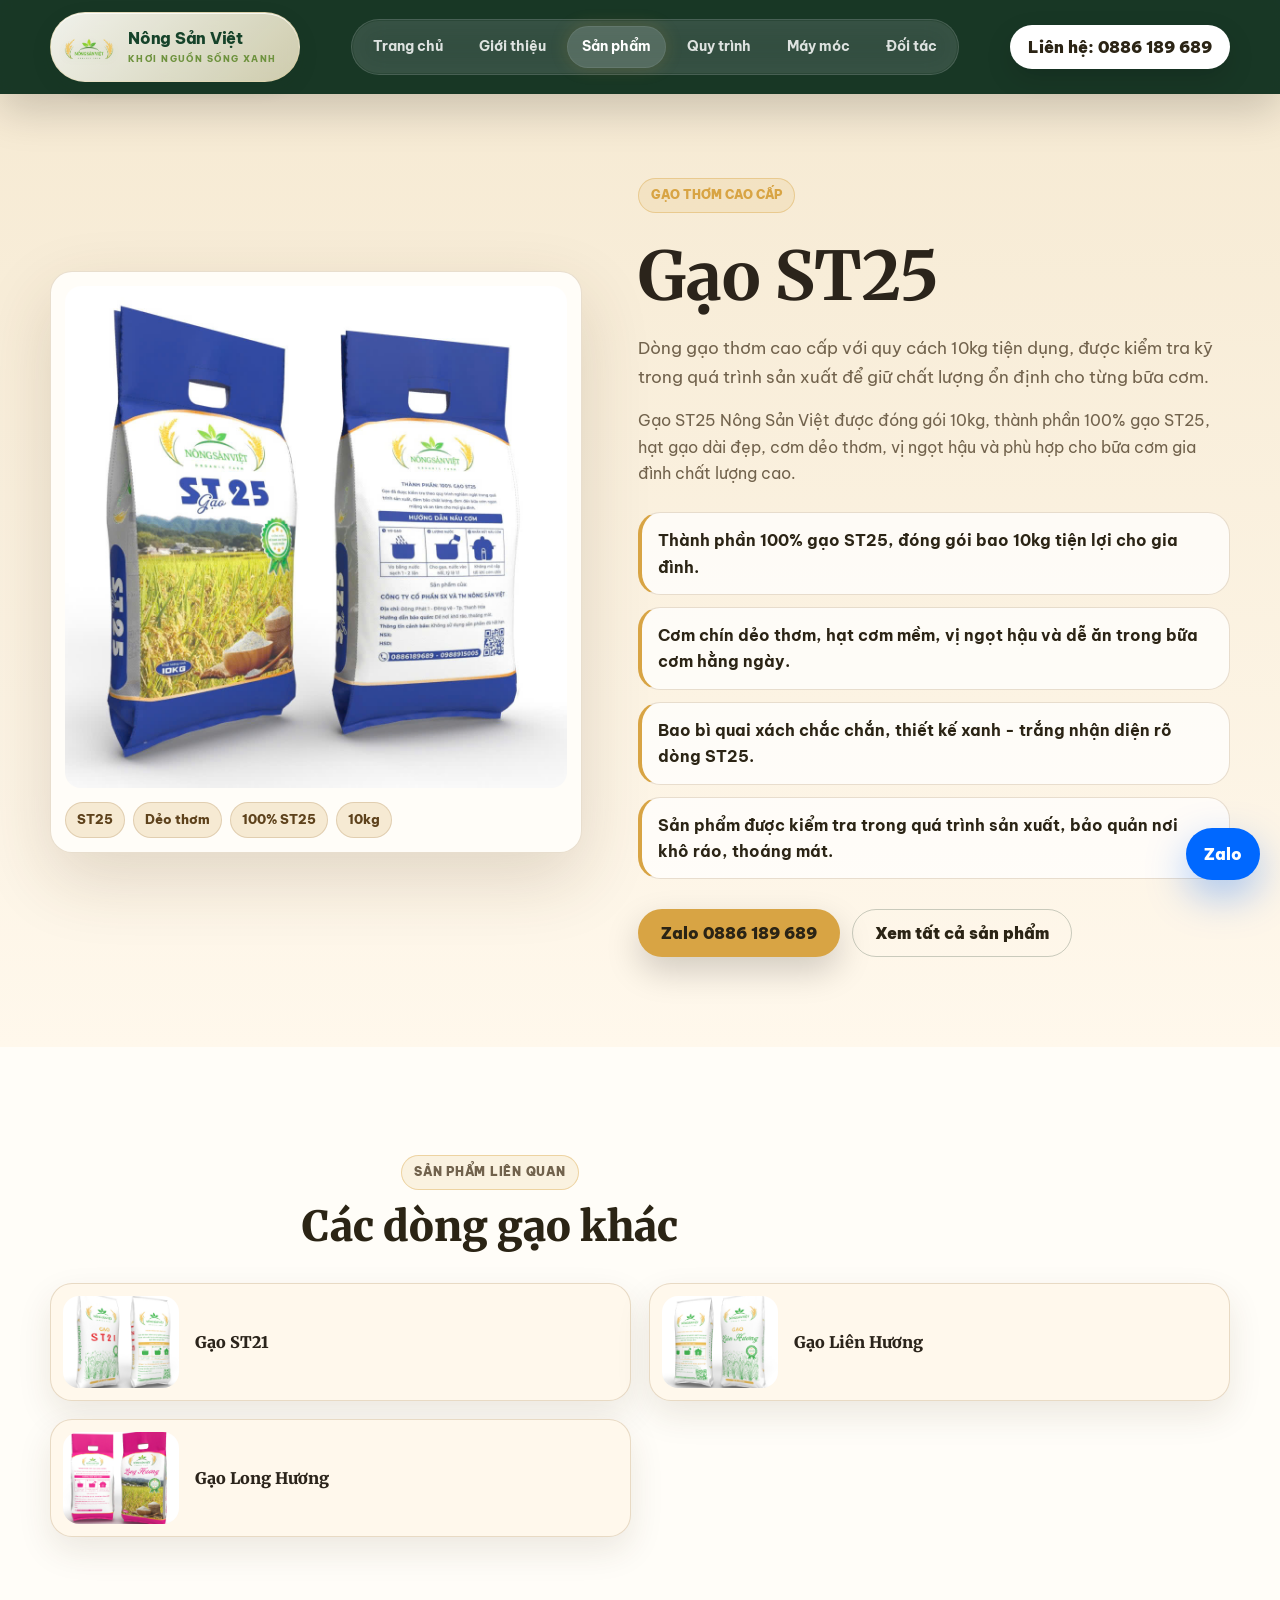
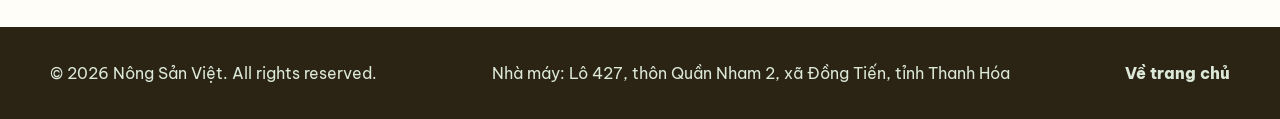
<file: sanpham/gao-st25/index.html>
<!doctype html>

<html lang="vi">

<head>

  <meta charset="utf-8">

  <meta name="viewport" content="width=device-width, initial-scale=1">

  <title>Gạo Đài Thơm | Nông Sản Việt</title>

  <meta name="description" content="Gạo Đài Thơm hạt thon dài, cơm mềm dẻo vừa, vị ngọt nhẹ và hương thơm dễ ăn cho bữa cơm gia đình hằng ngày.">

  <link rel="canonical" href="https://asonlv2002.github.io/nong-san-viet-html/sanpham/gao-st25/">

  <meta name="robots" content="index, follow">

  <meta property="og:type" content="website">

  <meta property="og:locale" content="vi_VN">

  <meta property="og:site_name" content="Nông Sản Việt">

  <meta property="og:title" content="Gạo Đài Thơm | Nông Sản Việt">

  <meta property="og:description" content="Gạo Đài Thơm hạt thon dài, cơm mềm dẻo vừa, vị ngọt nhẹ và hương thơm dễ ăn cho bữa cơm gia đình hằng ngày.">

  <meta property="og:url" content="https://asonlv2002.github.io/nong-san-viet-html/sanpham/gao-st25/">

  <meta property="og:image" content="https://asonlv2002.github.io/nong-san-viet-html/images/gao_st25.jpg">

  <meta property="og:image:alt" content="Gạo Đài Thơm | Nông Sản Việt">

  <meta name="twitter:card" content="summary_large_image">

  <meta name="twitter:title" content="Gạo Đài Thơm | Nông Sản Việt">

  <meta name="twitter:description" content="Gạo Đài Thơm hạt thon dài, cơm mềm dẻo vừa, vị ngọt nhẹ và hương thơm dễ ăn cho bữa cơm gia đình hằng ngày.">

  <meta name="twitter:image" content="https://asonlv2002.github.io/nong-san-viet-html/images/gao_st25.jpg">

  <meta name="theme-color" content="#123c25">

  <link rel="preconnect" href="https://fonts.googleapis.com">

  <link rel="preconnect" href="https://fonts.gstatic.com" crossorigin>

  <link href="https://fonts.googleapis.com/css2?family=Be+Vietnam+Pro:wght@400;500;600;700;800&family=Merriweather:wght@700;900&display=swap" rel="stylesheet">

  <link rel="stylesheet" href="../../styles.css">

  <meta property="og:image:secure_url" content="https://asonlv2002.github.io/nong-san-viet-html/images/gao_st25.jpg">

  <meta property="og:image:type" content="image/jpeg">

  <meta property="og:image:width" content="1200">

  <meta property="og:image:height" content="630">

  <script type="application/ld+json">{"@context":"https://schema.org","@type":"Product","name":"Gạo ST25","brand":{"@type":"Brand","name":"Nông Sản Việt"},"description":"Gạo ST25 Nông Sản Việt được đóng gói 10kg, thành phần 100% gạo ST25, hạt gạo dài đẹp, cơm dẻo thơm, vị ngọt hậu và phù hợp cho bữa cơm gia đình chất lượng cao.","image":"https://asonlv2002.github.io/nong-san-viet-html/images/gao_st25.jpg","url":"https://asonlv2002.github.io/nong-san-viet-html/sanpham/gao-st25/","offers":{"@type":"Offer","availability":"https://schema.org/InStock","priceCurrency":"VND","url":"https://asonlv2002.github.io/nong-san-viet-html/sanpham/gao-st25/"}}</script>

</head>

<body>

  <a class="skip-link" href="#main">Bỏ qua điều hướng</a>

  <header class="site-header scrolled" id="siteHeader">

    <nav class="container nav-shell" aria-label="Điều hướng chính">

      <a class="brand" href="../../index.html" aria-label="Nông Sản Việt - và trang chủ"><img src="../../images/nong-san-viet-logo.png" alt="Logo Nông Sản Việt"><span><strong>Nông Sản Việt</strong><small>Khơi nguồn sống xanh</small></span></a>

      <button class="nav-toggle" id="navToggle" type="button" aria-label="Mở menu" aria-controls="navLinks" aria-expanded="false">
        <svg class="nav-toggle-icon" viewBox="0 0 24 24" aria-hidden="true" focusable="false">
          <path class="icon-menu" d="M4 7h16M4 12h16M4 17h16" />
          <path class="icon-close" d="M6 6l12 12M18 6L6 18" />
        </svg>
      </button>

      <div class="nav-links" id="navLinks"><span class="nav-indicator" aria-hidden="true"></span><a class="nav-link" href="../../index.html">Trang chủ</a><a class="nav-link" href="../../gioi-thieu/index.html">Giới thiệu</a><a class="nav-link active" href="../../sanpham/index.html" aria-current="page">Sản phẩm</a><a class="nav-link" href="../../quy-trinh/index.html">Quy trình</a><a class="nav-link" href="../../may-moc/index.html">Máy móc</a><a class="nav-link" href="../../doi-tac/index.html">Đối tác</a></div>

      <a class="nav-phone" href="tel:0886189689">Liên hệ: 0886 189 689</a>

    </nav>

  </header>

  <main id="main" class="route-main"><article class="section product-detail"><div class="container product-detail-grid"><div class="product-detail-media reveal"><img src="../../images/gao_st25.jpg" alt="Gạo ST25 Nông Sản Việt" width="1024" height="1024"><div class="chip-row"><span>ST25</span><span>Dẻo thơm</span><span>100% ST25</span><span>10kg</span></div></div><div class="product-detail-copy reveal"><p class="eyebrow">Gạo thơm cao cấp</p><h1>Gạo ST25</h1><p class="hero-lead">Dòng gạo thơm cao cấp với quy cách 10kg tiện dụng, được kiểm tra kỹ trong quá trình sản xuất để giữ chất lượng ổn định cho từng bữa cơm.</p><p>Gạo ST25 Nông Sản Việt được đóng gói 10kg, thành phần 100% gạo ST25, hạt gạo dài đẹp, cơm dẻo thơm, vị ngọt hậu và phù hợp cho bữa cơm gia đình chất lượng cao.</p><ul class="feature-list"><li>Thành phần 100% gạo ST25, đóng gói bao 10kg tiện lợi cho gia đình.</li><li>Cơm chín dẻo thơm, hạt cơm mềm, vị ngọt hậu và dễ ăn trong bữa cơm hằng ngày.</li><li>Bao bì quai xách chắc chắn, thiết kế xanh - trắng nhận diện rõ dòng ST25.</li><li>Sản phẩm được kiểm tra trong quá trình sản xuất, bảo quản nơi khô ráo, thoáng mát.</li></ul><div class="hero-actions"><a class="btn btn-primary" href="https://zalo.me/84886189689" target="_blank" rel="noopener">Zalo 0886 189 689</a><a class="btn btn-outline-dark" href="../../sanpham/index.html">Xem tất cả sản phẩm</a></div></div></div></article><section class="section related-section"><div class="container"><div class="section-heading"><p class="eyebrow">Sản phẩm liên quan</p><h2>Các dòng gạo khác</h2></div><div class="related-grid"><a class="related-card" href="../../sanpham/gao-st21/index.html"><img src="../../images/gao_st21.jpg" alt="Gạo ST21" loading="lazy"><span>Gạo ST21</span></a><a class="related-card" href="../../sanpham/gao-lien-huong/index.html"><img src="../../images/gao_lien_huong.jpg" alt="Gạo Liên Hương" loading="lazy"><span>Gạo Liên Hương</span></a><a class="related-card" href="../../sanpham/gao-long-huong/index.html"><img src="../../images/gao_long_huong.jpg" alt="Gạo Long Hương" loading="lazy"><span>Gạo Long Hương</span></a></div></div></section></main>

  <footer class="site-footer"><div class="container footer-row"><p>© 2026 Nông Sản Việt. All rights reserved.</p><p>Nhà máy: Lô 427, thôn Quần Nham 2, xã Đồng Tiến, tỉnh Thanh Hóa</p><a href="../../index.html">Về trang chủ</a></div></footer>

  <a class="floating-contact" href="https://zalo.me/84886189689" target="_blank" rel="noopener" aria-label="Mo Zalo Nong San Viet qua so 0886 189 689">Zalo</a>

  <script src="../../script.js"></script>

</body>

</html>
</file>
<file: styles.css>
﻿:root {
  --forest-950: #2b2415;
  --forest-900: #5e421c;
  --forest-700: #8b6123;
  --leaf: #6f8f35;
  --gold: #d8a444;
  --rice: #f6ead3;
  --paper: #fff8ec;
  --surface: #fffdf8;
  --ink: #2b241b;
  --muted: #71624c;
  --line: rgba(139, 97, 35, 0.2);
  --shadow: 0 26px 70px rgba(72, 48, 20, 0.16);
  --soft-shadow: 0 14px 34px rgba(72, 48, 20, 0.1);
  --radius: 22px;
  --container: 1180px;
  --heading: "Merriweather", Georgia, serif;
  --body: "Be Vietnam Pro", system-ui, sans-serif;
}
* {
  box-sizing: border-box;
}
html {
  scroll-behavior: smooth;
  scroll-padding-top: 92px;
}
body {
  margin: 0;
  color: var(--ink);
  background: var(--rice);
  font-family: var(--body);
  font-size: 16px;
  line-height: 1.65;
  letter-spacing: 0;
  overflow-x: hidden;
  text-rendering: optimizeLegibility;
  -webkit-font-smoothing: antialiased;
}
body.nav-open {
  overflow: hidden;
}
a {
  color: inherit;
  text-decoration: none;
}
img {
  display: block;
  max-width: 100%;
  height: auto;
}
button,
input,
textarea {
  font: inherit;
}
button {
  cursor: pointer;
}
::selection {
  color: #fff;
  background: var(--forest-700);
}
:focus-visible {
  outline: 3px solid rgba(215, 160, 58, 0.8);
  outline-offset: 4px;
}
.container {
  width: min(var(--container), calc(100% - 40px));
  margin: 0 auto;
}
.skip-link {
  position: fixed;
  top: 12px;
  left: 12px;
  z-index: 1000;
  transform: translateY(-160%);
  border-radius: var(--radius);
  padding: 10px 14px;
  color: #fff;
  background: var(--forest-900);
  font-weight: 800;
  transition: transform 180ms ease;
}
.skip-link:focus {
  transform: translateY(0);
}
.site-header {
  position: fixed;
  inset: 0 0 auto;
  z-index: 100;
  padding: 18px 0;
  color: #fff;
  transition: background-color 220ms ease, box-shadow 220ms ease, padding 220ms ease, backdrop-filter 220ms ease;
}
.site-header.scrolled,
.site-header.menu-open {
  padding: 12px 0;
  background: rgba(15, 47, 31, 0.96);
  box-shadow: 0 16px 44px rgba(0, 0, 0, 0.18);
  backdrop-filter: blur(18px) saturate(1.2);
}
.nav-shell {
  display: flex;
  align-items: center;
  justify-content: space-between;
  gap: 20px;
}
.brand {
  display: inline-flex;
  align-items: center;
  min-height: 52px;
  gap: 12px;
  font-weight: 800;
}
.brand img {
  width: 52px;
  height: 52px;
  border-radius: 0;
  border: 1px solid rgba(255, 255, 255, 0.3);
  background: rgba(255, 255, 255, 0.12);
}
.brand span {
  display: grid;
  gap: 0;
}
.brand strong {
  font-family: var(--heading);
  font-size: 1.2rem;
  line-height: 1.1;
}
.brand small {
  color: rgba(255, 255, 255, 0.72);
  font-size: 0.73rem;
  font-weight: 700;
  text-transform: uppercase;
}
.nav-links {
  position: relative;
  display: flex;
  align-items: center;
  justify-content: center;
  gap: 6px;
  border: 1px solid rgba(255, 255, 255, 0.14);
  border-radius: 999px;
  padding: 6px;
  background: rgba(255, 255, 255, 0.1);
  backdrop-filter: blur(16px);
}
.nav-links::before {
  content: "";
  position: absolute;
  inset: 1px;
  border-radius: inherit;
  background: rgba(255, 255, 255, 0.08);
  opacity: 0.7;
  pointer-events: none;
}
.nav-indicator {
  position: absolute;
  top: 0;
  left: 0;
  z-index: 0;
  border-radius: 999px;
  background: rgba(255, 255, 255, 0.16);
  box-shadow: inset 0 0 0 1px rgba(255, 255, 255, 0.08), 0 0 18px rgba(215, 160, 58, 0.18);
  opacity: 0;
  pointer-events: none;
  transition: transform 260ms cubic-bezier(0.2, 0.8, 0.2, 1), width 260ms cubic-bezier(0.2, 0.8, 0.2, 1), opacity 160ms ease;
}
.nav-links.has-indicator .nav-indicator {
  opacity: 1;
}
.nav-indicator.no-transition {
  transition: none;
}
.nav-link {
  position: relative;
  z-index: 1;
  display: inline-flex;
  align-items: center;
  min-height: 42px;
  border-radius: 999px;
  padding: 0 15px;
  color: rgba(255, 255, 255, 0.84);
  font-size: 0.9rem;
  font-weight: 700;
}
.nav-link:hover,
.nav-link.active {
  color: #fff;
}
.nav-phone {
  display: inline-flex;
  align-items: center;
  justify-content: center;
  min-height: 44px;
  border-radius: 999px;
  padding: 0 18px;
  color: var(--forest-950);
  background: #fff;
  font-weight: 900;
  box-shadow: 0 10px 26px rgba(0, 0, 0, 0.16);
}
.nav-toggle {
  display: none;
  width: 48px;
  height: 48px;
  border: 1px solid rgba(255, 255, 255, 0.18);
  border-radius: var(--radius);
  color: #fff;
  background: rgba(255, 255, 255, 0.12);
}
.nav-toggle span {
  display: block;
  width: 22px;
  height: 2px;
  margin: 5px auto;
  border-radius: 999px;
  background: currentColor;
  transition: transform 180ms ease, opacity 180ms ease;
}
.nav-toggle[aria-expanded="true"] span:nth-child(1) {
  transform: translateY(7px) rotate(45deg);
}
.nav-toggle[aria-expanded="true"] span:nth-child(2) {
  opacity: 0;
}
.nav-toggle[aria-expanded="true"] span:nth-child(3) {
  transform: translateY(-7px) rotate(-45deg);
}
.hero {
  position: relative;
  min-height: 86dvh;
  display: flex;
  align-items: center;
  padding: 116px 0 80px;
  color: #fff;
  background: url("images/hero-st25-organic-field.png") center / cover no-repeat;
  isolation: isolate;
  overflow: hidden;
}
.hero-shade {
  position: absolute;
  inset: 0;
  z-index: -1;
  background:
    linear-gradient(90deg, rgba(9, 34, 19, 0.9) 0%, rgba(12, 44, 25, 0.72) 44%, rgba(12, 44, 25, 0.25) 100%),
    linear-gradient(180deg, rgba(0, 0, 0, 0.18), rgba(0, 0, 0, 0.38));
}
.hero-grid {
  display: grid;
  grid-template-columns: minmax(0, 1fr) minmax(330px, 430px);
  align-items: center;
  gap: 56px;
}
.hero-copy {
  max-width: 760px;
}
.eyebrow {
  display: inline-flex;
  align-items: center;
  min-height: 34px;
  border: 1px solid rgba(215, 160, 58, 0.38);
  border-radius: 999px;
  padding: 6px 12px;
  color: var(--gold);
  background: rgba(215, 160, 58, 0.12);
  font-size: 0.78rem;
  font-weight: 900;
  text-transform: uppercase;
  letter-spacing: 0;
}
.hero h1,
.section-heading h2,
.about-copy h2,
.contact-copy h2 {
  margin: 14px 0 0;
  font-family: var(--heading);
  font-weight: 900;
  letter-spacing: 0;
  line-height: 1.08;
}
.hero h1 {
  max-width: 730px;
  font-size: 4.15rem;
}
.hero-lead {
  max-width: 650px;
  margin: 22px 0 0;
  color: #f3ead5;
  font-size: 1.08rem;
}
.hero-actions,
.contact-actions {
  display: flex;
  flex-wrap: wrap;
  gap: 12px;
  margin-top: 30px;
}
.btn {
  display: inline-flex;
  align-items: center;
  justify-content: center;
  min-height: 48px;
  border: 1px solid transparent;
  border-radius: 999px;
  padding: 12px 22px;
  font-weight: 900;
  line-height: 1.1;
  transition: transform 180ms ease, box-shadow 180ms ease, background-color 180ms ease, color 180ms ease;
}
.btn:hover {
  transform: translateY(-2px);
}
.btn-primary {
  color: var(--forest-950);
  background: var(--gold);
  box-shadow: 0 14px 34px rgba(0, 0, 0, 0.18);
}
.btn-primary:hover {
  box-shadow: 0 18px 42px rgba(0, 0, 0, 0.22);
}
.btn-secondary {
  color: #fff;
  border-color: rgba(255, 255, 255, 0.42);
  background: rgba(255, 255, 255, 0.1);
}
.btn-secondary:hover {
  background: rgba(255, 255, 255, 0.18);
}
.btn-outline-dark {
  color: var(--forest-950);
  border-color: rgba(15, 47, 31, 0.22);
  background: transparent;
}
.btn-outline-dark:hover {
  background: rgba(15, 47, 31, 0.06);
}
.hero-product {
  border: 1px solid rgba(255, 255, 255, 0.22);
  border-radius: var(--radius);
  padding: 14px;
  background: rgba(255, 255, 255, 0.13);
  box-shadow: 0 28px 80px rgba(0, 0, 0, 0.28);
  backdrop-filter: blur(16px);
}
.hero-product img {
  width: 100%;
  aspect-ratio: 1 / 1;
  border-radius: var(--radius);
  object-fit: cover;
}
.hero-facts {
  display: grid;
  grid-template-columns: repeat(3, minmax(0, 1fr));
  gap: 1px;
  margin-top: 12px;
  overflow: hidden;
  border-radius: var(--radius);
  background: rgba(255, 255, 255, 0.18);
}
.hero-facts div {
  min-height: 96px;
  padding: 14px;
  background: rgba(15, 47, 31, 0.72);
}
.hero-facts strong {
  display: block;
  color: var(--gold);
  font-family: var(--heading);
  font-size: 1.45rem;
  line-height: 1.1;
}
.hero-facts span {
  display: block;
  margin-top: 4px;
  color: rgba(255, 255, 255, 0.82);
  font-size: 0.78rem;
  line-height: 1.45;
}
.section {
  padding: clamp(74px, 10vh, 116px) 0;
}
.section-heading {
  max-width: 840px;
  margin-bottom: 34px;
}
.split-heading {
  display: grid;
  grid-template-columns: minmax(0, 1fr) 360px;
  gap: 36px;
  align-items: end;
  max-width: none;
}
.section-heading h2,
.about-copy h2,
.contact-copy h2 {
  color: var(--forest-950);
  font-size: 2.6rem;
}
.section-heading p,
.about-copy p,
.contact-copy p {
  margin: 18px 0 0;
  color: var(--muted);
}
.split-heading > p {
  margin: 0 0 4px;
}
.product-section,
.partners-section {
  background: var(--paper);
}
.product-grid {
  display: grid;
  grid-template-columns: repeat(3, minmax(0, 1fr));
  gap: 24px;
}
.product-card {
  display: flex;
  min-height: 100%;
  flex-direction: column;
  overflow: hidden;
  border: 1px solid var(--line);
  border-radius: var(--radius);
  background: var(--surface);
  box-shadow: var(--soft-shadow);
  transition: transform 180ms ease, box-shadow 180ms ease, border-color 180ms ease;
}
.product-card:hover {
  transform: translateY(-4px);
  border-color: rgba(215, 160, 58, 0.55);
  box-shadow: var(--shadow);
}
.product-card-primary {
  border-color: rgba(215, 160, 58, 0.44);
}
.product-media {
  overflow: hidden;
  background: #ede1cd;
}
.product-media img {
  width: 100%;
  aspect-ratio: 1 / 0.8;
  object-fit: cover;
  transition: transform 240ms ease;
}
.product-card:hover .product-media img {
  transform: scale(1.04);
}
.product-body {
  display: flex;
  flex: 1;
  flex-direction: column;
  gap: 14px;
  padding: 24px;
}
.tag {
  align-self: flex-start;
  border-radius: 999px;
  padding: 6px 10px;
  color: var(--forest-950);
  background: rgba(215, 160, 58, 0.2);
  font-size: 0.78rem;
  font-weight: 900;
}
.product-body h3 {
  margin: 0;
  color: var(--forest-950);
  font-family: var(--heading);
  font-size: 1.45rem;
  line-height: 1.2;
}
.product-body p {
  flex: 1;
  margin: 0;
  color: var(--muted);
}
.chip-row {
  display: flex;
  flex-wrap: wrap;
  gap: 8px;
}
.chip-row span,
.standard-row span {
  display: inline-flex;
  align-items: center;
  min-height: 34px;
  border: 1px solid var(--line);
  border-radius: 999px;
  padding: 6px 11px;
  color: var(--forest-900);
  background: var(--rice);
  font-size: 0.82rem;
  font-weight: 800;
}
.text-link {
  display: inline-flex;
  align-items: center;
  width: fit-content;
  min-height: 44px;
  color: var(--forest-700);
  font-weight: 900;
}
.text-link::after {
  content: "";
  width: 26px;
  height: 1px;
  margin-left: 10px;
  background: currentColor;
  transition: width 180ms ease;
}
.text-link:hover::after {
  width: 38px;
}
.about-section,
.process-section {
  background: linear-gradient(180deg, var(--rice), #eef4e6);
}
.machinery-section {
  background: var(--surface);
}
.about-grid,
.contact-grid {
  display: grid;
  align-items: center;
  gap: 56px;
}
.about-grid {
  grid-template-columns: minmax(0, 1fr) minmax(360px, 0.9fr);
}
.value-grid {
  display: grid;
  grid-template-columns: repeat(2, minmax(0, 1fr));
  gap: 14px;
  margin-top: 30px;
}
.value-item {
  min-height: 132px;
  border: 1px solid var(--line);
  border-left: 4px solid var(--gold);
  border-radius: var(--radius);
  padding: 17px;
  background: rgba(255, 255, 255, 0.72);
}
.value-item strong {
  display: block;
  color: var(--forest-950);
  font-size: 0.98rem;
  line-height: 1.35;
}
.value-item span {
  display: block;
  margin-top: 7px;
  color: var(--muted);
  font-size: 0.9rem;
  line-height: 1.55;
}
.about-media {
  display: grid;
  gap: 16px;
}
.image-frame {
  position: relative;
  margin: 0;
  overflow: hidden;
  border: 1px solid rgba(255, 255, 255, 0.55);
  border-radius: var(--radius);
  background: #d9c7a9;
  box-shadow: var(--shadow);
}
.image-frame img {
  width: 100%;
  aspect-ratio: 4 / 3;
  object-fit: cover;
}
.about-media .image-frame img {
  aspect-ratio: 5 / 4;
}
.image-frame figcaption {
  position: absolute;
  right: 12px;
  bottom: 12px;
  left: 12px;
  border-radius: var(--radius);
  padding: 10px 12px;
  color: #fff;
  background: rgba(15, 47, 31, 0.78);
  font-size: 0.86rem;
  font-weight: 800;
  backdrop-filter: blur(12px);
}
.process-list {
  display: grid;
  overflow: hidden;
  border: 1px solid var(--line);
  border-radius: var(--radius);
  background: var(--surface);
  box-shadow: var(--soft-shadow);
}
.process-list div {
  display: grid;
  grid-template-columns: 52px 1fr;
  gap: 16px;
  padding: 18px;
  border-bottom: 1px solid var(--line);
}
.process-list div:last-child {
  border-bottom: 0;
}
.process-list span {
  display: grid;
  place-items: center;
  width: 42px;
  height: 42px;
  border-radius: 50%;
  color: #fff;
  background: var(--forest-900);
  font-family: var(--heading);
  font-weight: 900;
}
.process-list p {
  margin: 0;
  color: var(--muted);
}
.process-list strong {
  display: block;
  color: var(--forest-950);
}
.cook-card {
  border: 1px solid var(--line);
  border-radius: var(--radius);
  padding: 26px;
  background: var(--paper);
  box-shadow: var(--soft-shadow);
}
.cook-card h3,
.contact-form h3 {
  margin: 0;
  color: var(--forest-950);
  font-family: var(--heading);
  font-size: 1.45rem;
  line-height: 1.25;
}
.cook-card ol {
  display: grid;
  gap: 10px;
  margin: 18px 0 0;
  padding-left: 22px;
  color: var(--muted);
}
.cook-card li::marker {
  color: var(--forest-700);
  font-weight: 900;
}
.standard-row {
  display: flex;
  flex-wrap: wrap;
  gap: 8px;
  margin-top: 22px;
}
.contact-section {
  background:
    linear-gradient(180deg, var(--surface), var(--rice)),
    url("images/rice-pattern-warm-background.png") center / cover no-repeat;
  background-blend-mode: normal, multiply;
}
.contact-grid {
  grid-template-columns: minmax(0, 1fr) minmax(340px, 0.78fr);
  align-items: start;
}
.contact-list {
  display: grid;
  gap: 12px;
  margin: 32px 0 0;
}
.contact-list dt {
  color: var(--forest-700);
  font-size: 0.82rem;
  font-weight: 900;
  text-transform: uppercase;
}
.contact-list dd {
  margin: 4px 0 0;
  color: var(--ink);
  font-weight: 700;
}
.contact-list a:hover,
.footer-row a:hover {
  color: var(--forest-700);
}
.contact-form {
  border: 1px solid var(--line);
  border-radius: var(--radius);
  padding: 28px;
  background: var(--surface);
  box-shadow: var(--shadow);
}
.form-heading {
  margin-bottom: 22px;
}
.form-heading p {
  margin: 8px 0 0;
  color: var(--muted);
  font-size: 0.92rem;
}
.contact-form label {
  display: grid;
  gap: 8px;
  margin-top: 16px;
  color: var(--forest-950);
  font-weight: 800;
}
.contact-form input,
.contact-form textarea {
  width: 100%;
  min-height: 48px;
  border: 1px solid rgba(31, 103, 62, 0.22);
  border-radius: var(--radius);
  padding: 12px 14px;
  color: var(--ink);
  background: #fffdf7;
  resize: vertical;
}
.contact-form input:focus,
.contact-form textarea:focus {
  border-color: var(--forest-700);
  outline: 3px solid rgba(128, 204, 40, 0.2);
  outline-offset: 0;
}
.contact-form .btn {
  width: 100%;
  margin-top: 20px;
}
.site-footer {
  padding: 24px 0;
  color: #dce8d8;
  background: var(--forest-950);
}
.footer-row {
  display: flex;
  align-items: center;
  justify-content: space-between;
  gap: 16px;
}
.footer-row p {
  margin: 0;
}
.footer-row a {
  min-height: 44px;
  display: inline-flex;
  align-items: center;
  font-weight: 800;
}
.floating-contact {
  position: fixed;
  right: 20px;
  bottom: 20px;
  z-index: 90;
  display: inline-flex;
  align-items: center;
  justify-content: center;
  min-width: 74px;
  min-height: 52px;
  border-radius: 999px;
  padding: 0 18px;
  color: #fff;
  background: #0068ff;
  font-weight: 900;
  box-shadow: 0 16px 40px rgba(0, 104, 255, 0.34);
}
.reveal {
  opacity: 0;
  transform: translateY(22px);
  transition: opacity 520ms ease, transform 520ms cubic-bezier(0.2, 0.8, 0.2, 1);
}
.reveal.visible {
  opacity: 1;
  transform: none;
}
.product-card:nth-child(2),
.value-item:nth-child(2) {
  transition-delay: 70ms;
}
.product-card:nth-child(3),
.value-item:nth-child(3) {
  transition-delay: 120ms;
}
.value-item:nth-child(4) {
  transition-delay: 170ms;
}
@media (max-width: 1080px) {
  .hero h1 {
    font-size: 3.25rem;
  }
  .section-heading h2,
  .about-copy h2,
  .contact-copy h2 {
    font-size: 2.2rem;
  }
  .nav-phone {
    display: none;
  }
}
@media (max-width: 920px) {
  .site-header {
    padding: 12px 0;
    background: rgba(15, 47, 31, 0.88);
    backdrop-filter: blur(14px);
  }
  .nav-toggle {
    display: block;
  }
  .nav-links {
    position: absolute;
    top: calc(100% + 12px);
    left: 20px;
    right: 20px;
    display: flex;
    flex-direction: column;
    align-items: stretch;
    overflow: hidden;
    max-height: 0;
    opacity: 0;
    transform: translateY(-10px);
    pointer-events: none;
    visibility: hidden;
    border-radius: var(--radius);
    padding: 0 10px;
    background: rgba(15, 47, 31, 0.98);
    box-shadow: var(--shadow);
    transition: max-height 260ms ease, opacity 220ms ease, transform 260ms ease, padding 260ms ease, visibility 0s linear 260ms;
  }
  .nav-links::before,
  .nav-indicator {
    display: none;
  }
  .nav-links.open {
    max-height: 420px;
    opacity: 1;
    transform: translateY(0);
    pointer-events: auto;
    visibility: visible;
    padding: 10px;
    transition: max-height 260ms ease, opacity 220ms ease, transform 260ms ease, padding 260ms ease, visibility 0s;
  }
  .nav-link {
    justify-content: center;
    min-height: 48px;
    border-radius: var(--radius);
  }
  .hero {
    min-height: auto;
    padding: 104px 0 54px;
  }
  .hero-grid,
  .about-grid,
  .contact-grid,
  .split-heading {
    grid-template-columns: 1fr;
    gap: 34px;
  }
  .hero-product {
    max-width: 520px;
  }
  .product-grid {
    grid-template-columns: repeat(2, minmax(0, 1fr));
  }
  .split-heading > p {
    max-width: 680px;
  }
}
@media (max-width: 680px) {
  .container {
    width: min(100% - 28px, var(--container));
  }
  :root {
    --radius: 16px;
  }
  .brand img {
    width: 46px;
    height: 46px;
  }
  .brand strong {
    font-size: 1.02rem;
  }
  .brand small {
    font-size: 0.68rem;
  }
  .hero {
    min-height: 84dvh;
    padding: 96px 0 42px;
  }
  .hero h1 {
    font-size: 2.35rem;
  }
  .hero-lead {
    font-size: 1rem;
  }
  .hero-actions,
  .contact-actions {
    display: grid;
    grid-template-columns: 1fr;
  }
  .btn {
    width: 100%;
  }
  .hero-product {
    display: none;
  }
  .section {
    padding: 64px 0;
  }
  .section-heading h2,
  .about-copy h2,
  .contact-copy h2 {
    font-size: 1.9rem;
  }
  .product-grid,
  .value-grid {
    grid-template-columns: 1fr;
  }
  .product-media img,
  .image-frame img,
  .about-media .image-frame img {
    aspect-ratio: 4 / 3;
  }  .cook-card {
    padding: 22px;
  }
  .process-list div {
    grid-template-columns: 44px 1fr;
    gap: 12px;
    padding: 16px;
  }
  .process-list span {
    width: 38px;
    height: 38px;
  }.footer-row {
    align-items: flex-start;
    flex-direction: column;
  }
  .floating-contact {
    right: 14px;
    bottom: 14px;
    min-height: 48px;
  }
}
@media (max-width: 380px) {
  .container {
    width: min(100% - 22px, var(--container));
  }
  .hero h1 {
    font-size: 2.08rem;
  }
  .section-heading h2,
  .about-copy h2,
  .contact-copy h2 {
    font-size: 1.72rem;
  }
  .brand small {
    display: none;
  }
}


/* Scroll motion polish */
.scroll-progress {
  position: fixed;
  inset: 0 0 auto 0;
  height: 4px;
  z-index: 999;
  pointer-events: none;
  transform: scaleX(0);
  transform-origin: left center;
  background: linear-gradient(90deg, var(--gold), #78b85b, var(--forest-500));
  box-shadow: 0 0 18px rgba(215, 160, 58, 0.55);
}
.hero,
.route-hero {
  background-position: center calc(50% + var(--parallax-y, 0px));
}
.reveal {
  transform: translateY(34px) scale(0.985);
  filter: none;
  transition:
    opacity 360ms ease,
    transform 460ms cubic-bezier(0.2, 0.82, 0.2, 1);
  transition-delay: var(--reveal-delay, 0ms);
  will-change: opacity, transform;
}
.reveal-auto:nth-child(3n + 1) { transform: translateY(34px) translateX(-14px) scale(0.985); }
.reveal-auto:nth-child(3n + 2) { transform: translateY(34px) scale(0.985); }
.reveal-auto:nth-child(3n) { transform: translateY(34px) translateX(14px) scale(0.985); }
.reveal-auto.visible { transform: none; }
.scroll-float {
  transition-property: opacity, transform, box-shadow, translate;
}
.scroll-float:hover {
  translate: 0 -6px;
  box-shadow: 0 24px 56px rgba(15, 47, 31, 0.16);
}
.product-media img,
.image-frame img,
.about-media img {
  transition: transform 700ms cubic-bezier(0.2, 0.82, 0.2, 1), filter 700ms ease;
}
.product-card:hover .product-media img,
.image-frame:hover img,
.about-media:hover img {
  transform: scale(1.045);
  filter: saturate(1.08) contrast(1.04);
}
.btn,
.text-link,
.nav-link,
.floating-contact {
  transition-property: color, background, background-color, border-color, box-shadow, transform, opacity;
  transition-duration: 220ms;
  transition-timing-function: ease;
}
.btn:hover,
.floating-contact:hover {
  transform: translateY(-3px);
}
.section-heading.visible .eyebrow,
.hero-copy.visible .eyebrow {
  animation: rice-glow 1400ms ease both;
}
@keyframes rice-glow {
  0% { letter-spacing: 0.02em; text-shadow: none; }
  50% { letter-spacing: 0.08em; text-shadow: 0 0 18px rgba(215, 160, 58, 0.38); }
  100% { letter-spacing: 0.06em; text-shadow: none; }
}

@media (prefers-reduced-motion: reduce) {
  html {
    scroll-behavior: auto;
  }
  *,
  *::before,
  *::after {
    animation-duration: 0.01ms !important;
    animation-iteration-count: 1 !important;
    scroll-behavior: auto !important;
    transition-duration: 0.01ms !important;
  }
  .nav-links::before {
    animation: none !important;
  }
  .reveal {
    opacity: 1 !important;
    transform: none !important;
  }
  .hero,
  .route-hero {
    background-position: center center !important;
  }
  .scroll-progress {
    display: none !important;
  }
}
.route-main {
  padding-top: 76px;
}
.route-hero {
  color: #fff;
  background:
    linear-gradient(120deg, rgba(15, 47, 31, 0.94), rgba(31, 103, 62, 0.78)),
    url("images/rice-pattern-warm-background.png") center / cover no-repeat;
}
.route-hero .section-heading {
  margin-bottom: 0;
}
.route-hero h1,
.product-detail-copy h1 {
  margin: 14px 0 0;
  font-family: var(--heading);
  font-size: clamp(2.4rem, 6vw, 4.2rem);
  line-height: 1.08;
}
.route-hero p,
.product-detail-copy .hero-lead {
  max-width: 760px;
}
 .route-hero p {
  color: #fff8dc;
  font-weight: 650;
  font-size: 1.08rem;
  line-height: 1.75;
  text-shadow: 0 2px 10px rgba(0, 0, 0, 0.38);
}
.product-list-hero .section-heading > p {
  display: inline-block;
  margin-top: 18px;
  padding: 14px 18px;
  border: 1px solid rgba(255, 248, 220, 0.32);
  border-radius: 18px;
  background: rgba(15, 47, 31, 0.38);
  backdrop-filter: blur(8px);
}
.product-detail-copy .hero-lead {
  color: var(--muted);
}
.product-detail {
  background: linear-gradient(180deg, var(--rice), var(--paper));
}
.product-detail-grid {
  display: grid;
  grid-template-columns: minmax(320px, 0.9fr) minmax(0, 1fr);
  gap: 56px;
  align-items: center;
}
.product-detail-media {
  overflow: hidden;
  border: 1px solid var(--line);
  border-radius: var(--radius);
  padding: 14px;
  background: var(--surface);
  box-shadow: var(--shadow);
}
.product-detail-media img {
  width: 100%;
  aspect-ratio: 1 / 1;
  border-radius: calc(var(--radius) - 6px);
  object-fit: cover;
}
.product-detail-media .chip-row {
  margin-top: 14px;
}
.product-detail-copy p:not(.eyebrow):not(.hero-lead) {
  color: var(--muted);
}
.feature-list {
  display: grid;
  gap: 12px;
  margin: 26px 0 0;
  padding: 0;
  list-style: none;
}
.feature-list li {
  border: 1px solid var(--line);
  border-left: 4px solid var(--gold);
  border-radius: var(--radius);
  padding: 14px 16px;
  color: var(--forest-950);
  background: rgba(255, 255, 255, 0.72);
  font-weight: 700;
}
.related-section {
  background: var(--surface);
}
.related-grid {
  display: grid;
  grid-template-columns: repeat(2, minmax(0, 1fr));
  gap: 18px;
}
.related-card {
  display: grid;
  grid-template-columns: 116px 1fr;
  align-items: center;
  gap: 16px;
  border: 1px solid var(--line);
  border-radius: var(--radius);
  padding: 12px;
  background: var(--paper);
  box-shadow: var(--soft-shadow);
  font-family: var(--heading);
  font-weight: 900;
}
.related-card img {
  width: 116px;
  height: 92px;
  border-radius: calc(var(--radius) - 6px);
  object-fit: cover;
}
@media (max-width: 920px) {
  .product-detail-grid,
  .related-grid {
    grid-template-columns: 1fr;
  }
}
/* Giao dien chu dao: Lua chin. */
.hero { background-position:center; }
.hero-shade { background:linear-gradient(90deg, rgba(43,36,21,.9), rgba(94,66,28,.64) 52%, rgba(94,66,28,.18)); }
.hero-grid { grid-template-columns:minmax(0,1.15fr) minmax(320px,.85fr); gap:42px; }
.hero-product { border-radius:34px; }
.product-grid { grid-template-columns:1.25fr .9fr .9fr; }
.about-grid { grid-template-columns:.95fr 1.05fr; }

/* Brand refresh: warm ivory logo chip */
.site-header .brand {
  position: relative;
  padding: 8px 14px 8px 10px;
  border: 1px solid rgba(244, 209, 116, 0.38);
  border-radius: 999px;
  background:
    radial-gradient(circle at 18% 20%, rgba(255, 255, 255, 0.98), rgba(255, 252, 236, 0.88) 44%, rgba(246, 222, 154, 0.78));
  box-shadow: 0 14px 36px rgba(63, 43, 13, 0.18), inset 0 1px 0 rgba(255,255,255,0.75);
  color: #123c25;
}
.site-header .brand::after {
  content: "";
  position: absolute;
  inset: 8px 16px auto auto;
  width: 74px;
  height: 28px;
  pointer-events: none;
  opacity: 0.14;
  background: repeating-linear-gradient(115deg, #9a7a22 0 2px, transparent 2px 10px);
  border-radius: 999px;
}
.site-header .brand img {
  width: 64px;
  height: 64px;
  object-fit: contain;
  border: 2px solid rgba(255, 255, 255, 0.95);
  background: #fffdf1;
  box-shadow: 0 10px 24px rgba(18, 60, 37, 0.22);
}
.site-header .brand strong { color: #143f27; }
.site-header .brand small { color: #5d8a22; letter-spacing: 0.08em; }
.site-header.scrolled .brand,
.site-header.menu-open .brand { transform: translateY(0); }
@media (max-width: 760px) {
  .site-header .brand { padding: 6px 10px 6px 7px; }
  .site-header .brand img { width: 54px; height: 54px; }
}

/* Logo header refinement: use the original horizontal artwork, no duplicate text/chip. */
.site-header .brand {
  min-height: 0;
  gap: 0;
  padding: 0;
  border: 0;
  border-radius: 0;
  background: transparent;
  box-shadow: none;
  color: inherit;
}
.site-header .brand::after {
  display: none;
}
.site-header .brand img {
  width: clamp(220px, 22vw, 330px);
  height: auto;
  max-height: 76px;
  object-fit: contain;
  border: 0;
  border-radius: 0;
  background: transparent;
  box-shadow: 0 10px 28px rgba(0, 0, 0, 0.18);
}
.site-header .brand span {
  position: absolute;
  width: 1px;
  height: 1px;
  padding: 0;
  margin: -1px;
  overflow: hidden;
  clip: rect(0, 0, 0, 0);
  white-space: nowrap;
  border: 0;
}
@media (max-width: 760px) {
  .site-header .brand img {
    width: clamp(176px, 58vw, 245px);
    max-height: 58px;
  }
}

/* Header brand final: logo mark + visible name/slogan, clean ivory depth. */
.site-header .brand {
  display: inline-flex;
  align-items: center;
  gap: 12px;
  min-height: 64px;
  padding: 8px 16px 8px 10px;
  border: 1px solid rgba(230, 203, 126, 0.42);
  border-radius: 22px;
  background: linear-gradient(135deg, rgba(255, 253, 244, 0.96), rgba(244, 230, 180, 0.86));
  box-shadow: 0 12px 32px rgba(38, 32, 14, 0.16), inset 0 1px 0 rgba(255,255,255,0.75);
  color: #133f27;
}
.site-header .brand::after { display: none; }
.site-header .brand img {
  width: 58px;
  height: 58px;
  max-height: none;
  object-fit: contain;
  border: 0;
  border-radius: 0;
  background: transparent;
  box-shadow: none;
  flex: 0 0 auto;
}
.site-header .brand span {
  position: static;
  width: auto;
  height: auto;
  padding: 0;
  margin: 0;
  overflow: visible;
  clip: auto;
  white-space: normal;
  border: 0;
  display: grid;
  gap: 2px;
}
.site-header .brand strong {
  color: #143f27;
  font-family: var(--heading);
  font-size: clamp(1.18rem, 1.6vw, 1.55rem);
  line-height: 1;
  letter-spacing: -0.02em;
}
.site-header .brand small {
  color: #5e8b26;
  font-size: clamp(0.72rem, 1vw, 0.92rem);
  font-weight: 800;
  line-height: 1.1;
  letter-spacing: 0.08em;
  text-transform: uppercase;
}
@media (max-width: 760px) {
  .site-header .brand {
    gap: 9px;
    min-height: 54px;
    padding: 7px 11px 7px 8px;
    border-radius: 18px;
  }
  .site-header .brand img {
    width: 46px;
    height: 46px;
  }
  .site-header .brand strong { font-size: 1.02rem; }
  .site-header .brand small { font-size: 0.62rem; letter-spacing: 0.055em; }
}

/* Header brand soft polish: gentler, lighter, less bulky. */
.site-header .brand {
  gap: 11px;
  min-height: 56px;
  padding: 7px 15px 7px 9px;
  border: 1px solid rgba(225, 202, 139, 0.34);
  border-radius: 999px;
  background:
    linear-gradient(135deg, rgba(255, 254, 248, 0.94), rgba(249, 239, 205, 0.82));
  box-shadow:
    0 8px 22px rgba(42, 34, 15, 0.10),
    inset 0 1px 0 rgba(255, 255, 255, 0.82);
  backdrop-filter: blur(10px) saturate(1.05);
}
.site-header .brand img {
  width: 46px;
  height: 46px;
  opacity: 0.96;
  filter: drop-shadow(0 3px 6px rgba(20, 63, 39, 0.10));
}
.site-header .brand span { gap: 3px; }
.site-header .brand strong {
  color: #16432a;
  font-size: clamp(1.06rem, 1.35vw, 1.36rem);
  line-height: 1.02;
  letter-spacing: -0.035em;
  font-weight: 800;
}
.site-header .brand small {
  color: #699238;
  font-size: clamp(0.64rem, 0.82vw, 0.78rem);
  line-height: 1;
  letter-spacing: 0.105em;
  font-weight: 800;
}
.site-header.scrolled .brand,
.site-header.menu-open .brand {
  box-shadow: 0 7px 20px rgba(10, 38, 23, 0.12), inset 0 1px 0 rgba(255,255,255,0.8);
}
@media (max-width: 760px) {
  .site-header .brand {
    gap: 8px;
    min-height: 48px;
    padding: 6px 10px 6px 7px;
  }
  .site-header .brand img {
    width: 38px;
    height: 38px;
  }
  .site-header .brand strong { font-size: 0.94rem; }
  .site-header .brand small { font-size: 0.55rem; letter-spacing: 0.075em; }
}

/* Header brand readability: airier text, calmer hierarchy. */
.site-header .brand {
  gap: 14px;
  padding: 9px 22px 9px 13px;
  min-height: 64px;
}
.site-header .brand img {
  width: 50px;
  height: 50px;
}
.site-header .brand span {
  gap: 7px;
}
.site-header .brand strong {
  font-family: "Be Vietnam Pro", sans-serif;
  font-size: clamp(1rem, 1.18vw, 1.22rem);
  font-weight: 750;
  line-height: 1.08;
  letter-spacing: -0.015em;
}
.site-header .brand small {
  font-size: clamp(0.56rem, 0.68vw, 0.66rem);
  font-weight: 750;
  line-height: 1.05;
  letter-spacing: 0.16em;
  color: #6f933f;
}
@media (max-width: 760px) {
  .site-header .brand {
    gap: 9px;
    padding: 7px 12px 7px 8px;
    min-height: 50px;
  }
  .site-header .brand img {
    width: 38px;
    height: 38px;
  }
  .site-header .brand span { gap: 5px; }
  .site-header .brand strong { font-size: 0.9rem; letter-spacing: -0.01em; }
  .site-header .brand small { font-size: 0.48rem; letter-spacing: 0.12em; }
}

/* Mobile UX final layer: max-width only; desktop untouched. */
@media (max-width: 920px) {
  html { scroll-padding-top: 84px; }
  body { min-width: 0; }
  .site-header {
    padding: 10px 0;
    background: rgba(43, 36, 21, 0.92);
    backdrop-filter: blur(16px) saturate(1.1);
  }
  .site-header.scrolled,
  .site-header.menu-open { padding: 8px 0; }
  .nav-shell { gap: 10px; }
  .nav-toggle {
    display: inline-flex;
    align-items: center;
    justify-content: center;
    flex: 0 0 48px;
    touch-action: manipulation;
  }
  .nav-toggle span { margin-left: auto; margin-right: auto; }
  .nav-links {
    left: 14px;
    right: 14px;
    top: calc(100% + 10px);
    max-height: min(0px, calc(100dvh - 92px));
    overflow-y: auto;
    overscroll-behavior: contain;
    -webkit-overflow-scrolling: touch;
  }
  .nav-links.open { max-height: calc(100dvh - 92px); }
  .nav-link,
  .btn,
  .text-link,
  .floating-contact,
  .nav-phone { touch-action: manipulation; }
  .nav-link { min-height: 48px; padding: 0 16px; }
  .hero-grid,
  .about-grid,
  .contact-grid,
  .split-heading,
  .product-detail-grid,
  .related-grid { grid-template-columns: 1fr; }
  .product-grid { grid-template-columns: repeat(2, minmax(0, 1fr)); }
  .hero-product { max-width: 520px; }
}

@media (max-width: 760px) {
  .site-header .brand {
    max-width: calc(100vw - 88px);
    gap: 8px;
    padding: 6px 10px 6px 7px;
    min-height: 48px;
  }
  .site-header .brand img {
    width: 38px;
    height: 38px;
  }
  .site-header .brand span { min-width: 0; }
  .site-header .brand strong,
  .site-header .brand small {
    overflow: hidden;
    text-overflow: ellipsis;
    white-space: nowrap;
  }
  .site-header .brand strong { font-size: clamp(0.82rem, 3.5vw, 0.94rem); }
  .site-header .brand small { font-size: clamp(0.42rem, 2.2vw, 0.5rem); letter-spacing: 0.08em; }
}

@media (max-width: 680px) {
  :root { --radius: 16px; }
  .container { width: min(100% - 28px, var(--container)); }
  .section { padding: 56px 0; }
  .hero {
    min-height: 78dvh;
    padding: 96px 0 42px;
    background-position: 58% center;
  }
  .hero-shade {
    background: linear-gradient(180deg, rgba(43,36,21,.88), rgba(94,66,28,.68) 58%, rgba(94,66,28,.42));
  }
  .hero h1 { font-size: clamp(2rem, 11vw, 2.6rem); line-height: 1.1; }
  .route-hero h1,
  .product-detail-copy h1 { font-size: clamp(2rem, 10vw, 2.75rem); }
  .hero-lead,
  .route-hero p,
  .product-detail-copy .hero-lead { font-size: 1rem; line-height: 1.65; }
  .eyebrow { line-height: 1.4; }
  .hero-actions,
  .contact-actions { display: grid; grid-template-columns: 1fr; gap: 12px; }
  .btn {
    width: 100%;
    min-height: 48px;
    justify-content: center;
    text-align: center;
    padding: 0 18px;
  }
  .hero-product { display: none; }
  .section-heading h2,
  .about-copy h2,
  .contact-copy h2 { font-size: clamp(1.72rem, 8vw, 2.05rem); line-height: 1.18; }
  .product-grid,
  .partner-grid,
  .value-grid { grid-template-columns: 1fr; gap: 16px; }
  .product-card,
  .cook-card,
  .contact-form,
  .feature-list li { border-radius: var(--radius); }
  .product-body,
  .cook-card,
  .contact-form { padding: 22px; }
  .chip-row { gap: 8px; }
  .chip-row span { min-height: 34px; display: inline-flex; align-items: center; }
  .process-list div { grid-template-columns: 44px 1fr; gap: 12px; padding: 16px; }
  .process-list span { width: 38px; height: 38px; }
  .contact-list div { grid-template-columns: 1fr; gap: 6px; }
  .form-row { grid-template-columns: 1fr; }
  input,
  textarea { min-height: 48px; font-size: 16px; }
  .related-card { grid-template-columns: 92px 1fr; gap: 12px; }
  .related-card img { width: 92px; height: 78px; }
  .footer-row { align-items: flex-start; flex-direction: column; gap: 12px; }
  .floating-contact { right: 14px; bottom: 14px; min-height: 48px; min-width: 72px; padding: 0 16px; }
}

@media (max-width: 380px) {
  .container { width: min(100% - 22px, var(--container)); }
  .site-header .brand small { display: none; }
  .site-header .brand { max-width: calc(100vw - 82px); }
  .hero h1 { font-size: 2rem; }
  .related-card { grid-template-columns: 1fr; }
  .related-card img { width: 100%; height: auto; aspect-ratio: 4 / 3; }
}

/* Nav toggle SVG icon: replace 3 text bars with real vector icon. */
.nav-toggle {
  display: none;
  place-items: center;
  padding: 0;
}
.nav-toggle-icon {
  width: 24px;
  height: 24px;
  stroke: currentColor;
  stroke-width: 2.4;
  stroke-linecap: round;
  stroke-linejoin: round;
  fill: none;
}
.nav-toggle .icon-close {
  opacity: 0;
  transform: scale(0.86) rotate(-12deg);
  transform-origin: center;
  transition: opacity 180ms ease, transform 180ms ease;
}
.nav-toggle .icon-menu {
  opacity: 1;
  transform-origin: center;
  transition: opacity 180ms ease, transform 180ms ease;
}
.nav-toggle[aria-expanded="true"] .icon-menu {
  opacity: 0;
  transform: scale(0.86) rotate(12deg);
}
.nav-toggle[aria-expanded="true"] .icon-close {
  opacity: 1;
  transform: scale(1) rotate(0deg);
}
@media (max-width: 920px) {
  .nav-toggle { display: grid; }
}

.machine-grid {
  display: grid;
  grid-template-columns: repeat(4, minmax(0, 1fr));
  gap: 18px;
  margin-top: 30px;
}
.machine-card {
  overflow: hidden;
  border: 1px solid var(--line);
  border-radius: var(--radius);
  background: var(--surface);
  box-shadow: var(--soft-shadow);
}
.machine-media {
  background: #fff;
}
.machine-media img {
  width: 100%;
  aspect-ratio: 4 / 3;
  object-fit: contain;
  padding: 14px;
}
.machine-body {
  padding: 16px;
}
.machine-body span {
  display: inline-grid;
  place-items: center;
  min-width: 38px;
  height: 30px;
  margin-bottom: 10px;
  border-radius: 999px;
  color: #fff;
  background: var(--forest-900);
  font-family: var(--heading);
  font-weight: 900;
}
.machine-body h3 {
  margin: 0;
  color: var(--forest-950);
  font-size: 1rem;
}
.machine-body p {
  margin: 8px 0 0;
  color: var(--muted);
  font-size: 0.9rem;
  line-height: 1.55;
}
.machine-body .machine-en {
  color: var(--gold-700, var(--gold));
  font-weight: 800;
}
.machinery-support-heading {
  margin-top: 56px;
}
@media (max-width: 1120px) {
  .machine-grid { grid-template-columns: repeat(3, minmax(0, 1fr)); }
}
@media (max-width: 760px) {
  .machine-grid { grid-template-columns: repeat(2, minmax(0, 1fr)); gap: 14px; }
  .machine-body { padding: 14px; }
}
@media (max-width: 520px) {
  .machine-grid { grid-template-columns: 1fr; }
}


/* Process + machinery mapped media */
.section-heading {
  max-width: 880px;
  text-align: center;
}
.section-heading p:not(.eyebrow) {
  margin: 12px auto 0;
  color: var(--muted);
  line-height: 1.75;
}
.process-visual,
.machinery-hero {
  margin-top: 30px;
  max-width: 980px;
}
.process-stage-grid {
  display: grid;
  gap: 28px;
  margin-top: 34px;
}
.process-stage {
  border: 1px solid var(--line);
  border-radius: var(--radius-lg);
  padding: 22px;
  background: rgba(255,255,255,.74);
  box-shadow: var(--soft-shadow);
}
.stage-head {
  display: flex;
  flex-wrap: wrap;
  align-items: baseline;
  gap: 10px 16px;
  margin-bottom: 18px;
}
.stage-head span,
.machine-card span {
  color: var(--gold-700, #9d6b16);
  font-weight: 900;
  letter-spacing: .08em;
  text-transform: uppercase;
}
.stage-head h3,
.machine-card h3 {
  margin: 0;
  color: var(--forest-950);
  font-family: var(--heading);
}
.machine-step-grid,
.machine-card-grid {
  display: grid;
  grid-template-columns: repeat(3, minmax(0, 1fr));
  gap: 16px;
}
.machine-step,
.machine-card {
  overflow: hidden;
  border: 1px solid var(--line);
  border-radius: var(--radius);
  background: var(--surface);
  box-shadow: var(--soft-shadow);
}
.machine-step img,
.machine-card img {
  width: 100%;
  aspect-ratio: 4 / 3;
  object-fit: cover;
}
.machine-step strong {
  display: block;
  padding: 14px 14px 0;
  color: var(--forest-950);
}
.machine-step p,
.machine-card p {
  margin: 8px 0 0;
  color: var(--muted);
  line-height: 1.55;
}
.machine-step p { padding: 0 14px 16px; }
.machine-step.no-photo {
  display: grid;
  align-content: center;
  min-height: 260px;
  padding: 18px;
  background: linear-gradient(135deg, var(--rice), #fff);
}
.machine-step.no-photo span {
  display: grid;
  place-items: center;
  width: 54px;
  height: 54px;
  border-radius: 50%;
  color: #fff;
  background: var(--forest-900);
  font-family: var(--heading);
  font-weight: 900;
}
.machine-step.no-photo strong,
.machine-step.no-photo p { padding-left: 0; padding-right: 0; }
.machine-card-grid { margin-top: 34px; }
.machine-card div { padding: 16px; }
.auxiliary-section { background: linear-gradient(180deg, var(--surface), var(--rice)); }
.aux-grid { margin-top: 24px; }
@media (max-width: 980px) {
  .machine-step-grid,
  .machine-card-grid { grid-template-columns: repeat(2, minmax(0, 1fr)); }
}
@media (max-width: 640px) {
  .machine-step-grid,
  .machine-card-grid { grid-template-columns: 1fr; }
  .process-stage { padding: 14px; }
}
</file>
